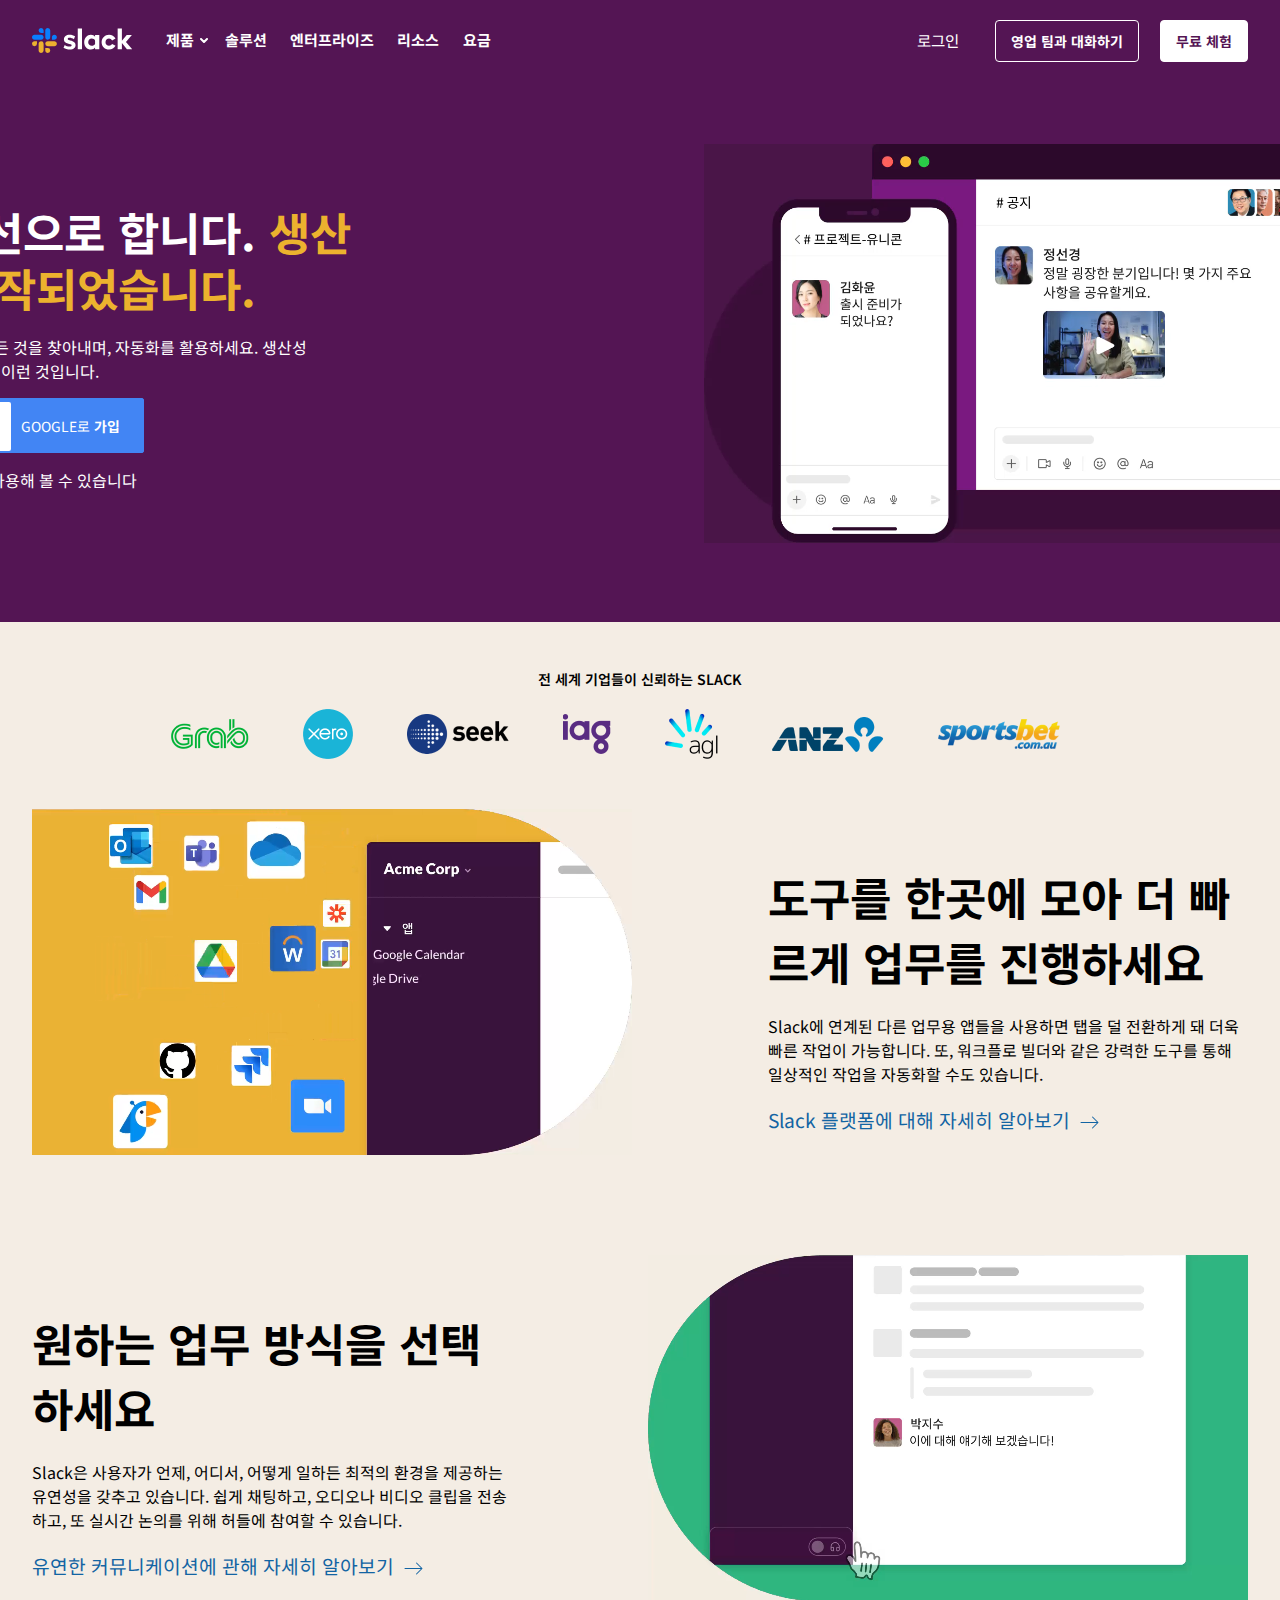
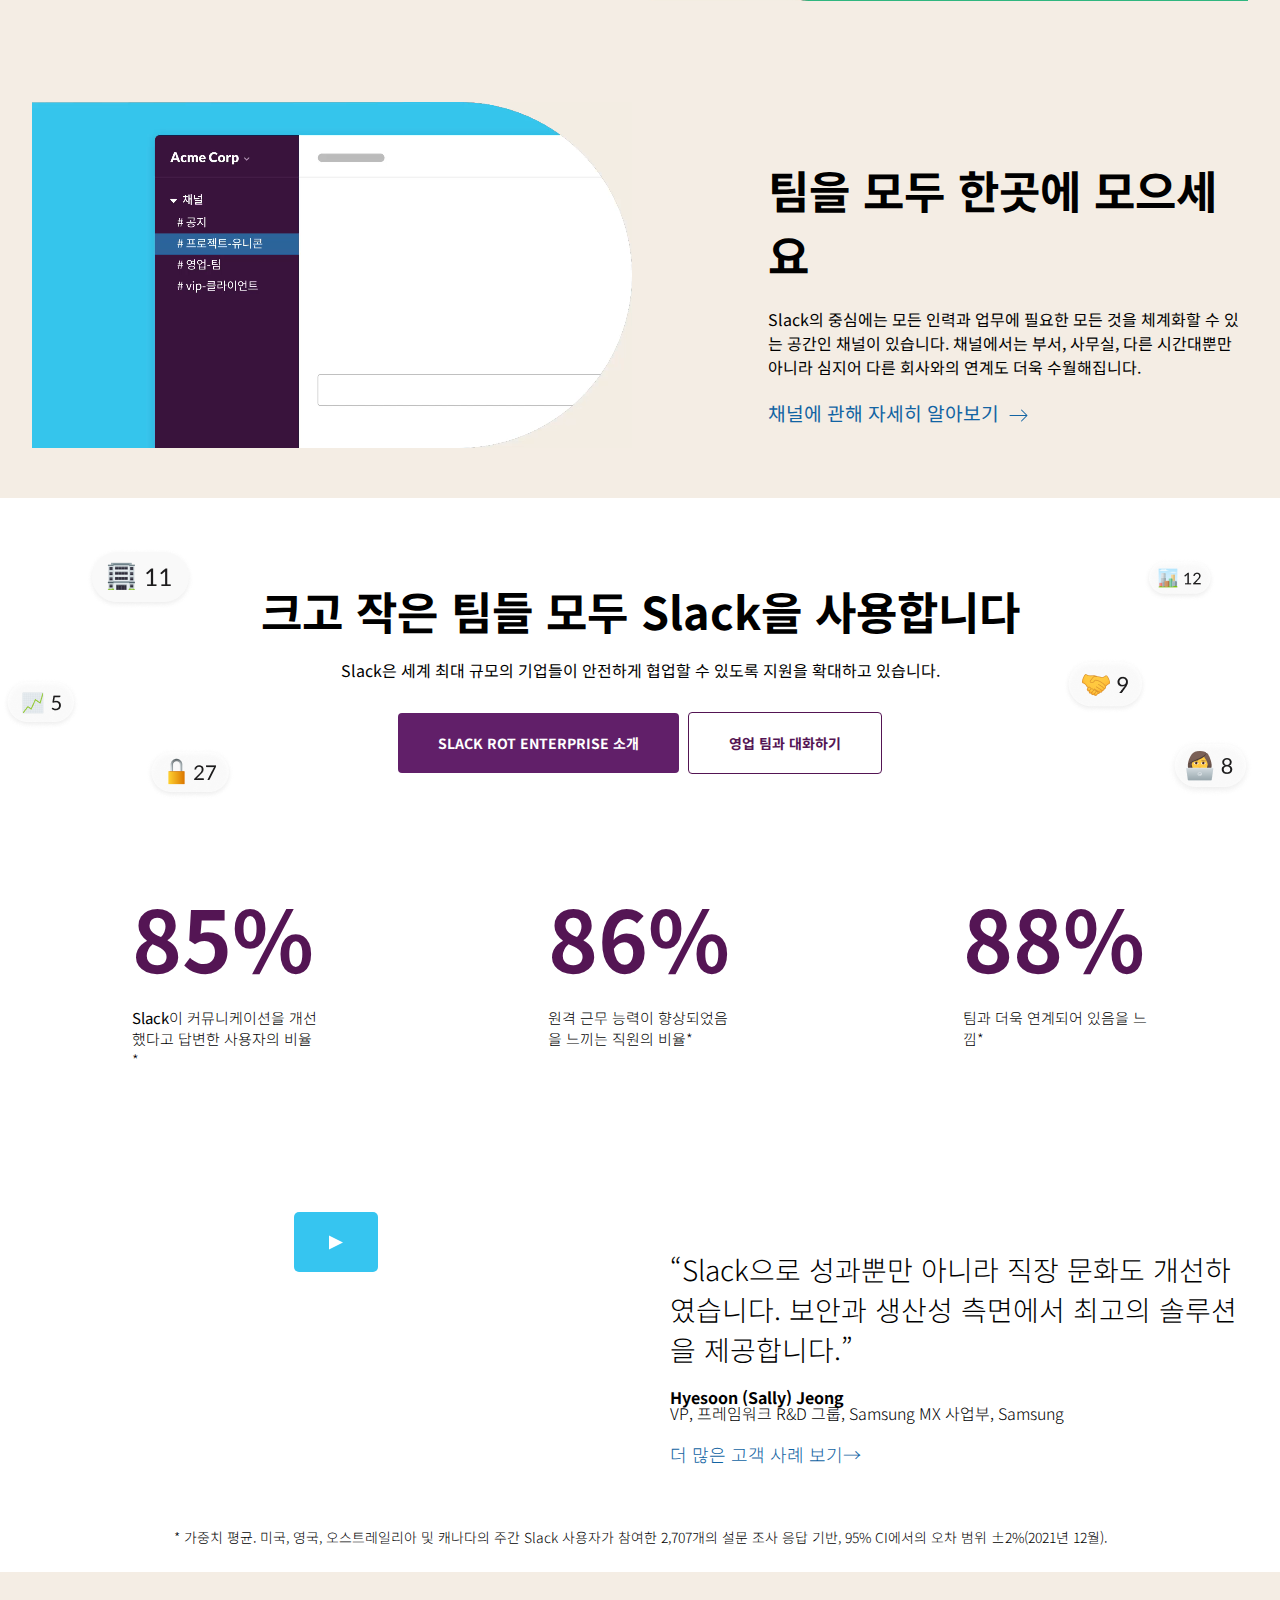
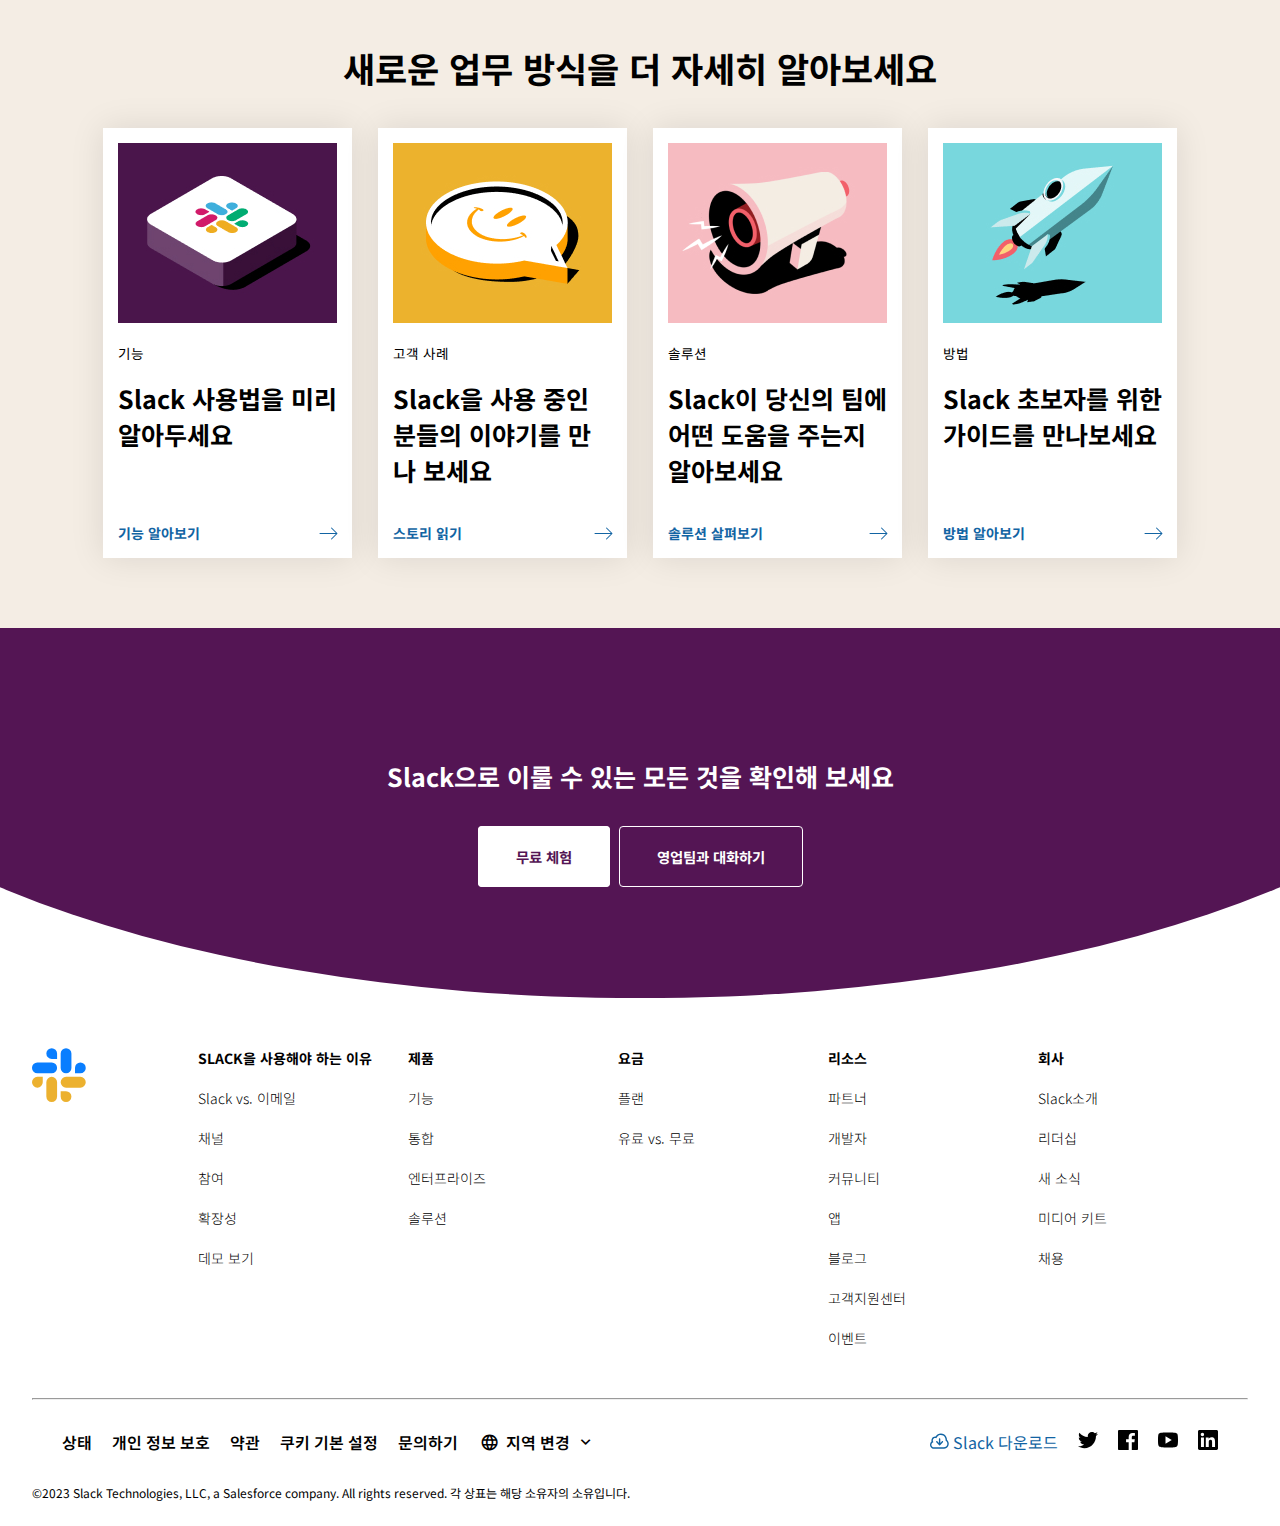
<file: index.html>
<!DOCTYPE html>
<html lang="ko">
  <head>
    <meta charset="UTF-8" />
    <meta http-equiv="X-UA-Compatible" content="IE=edge" />
    <meta name="viewport" content="width=device-width, initial-scale=1.0" />
    <title>Slack은 생산성 플랫폼입니다 | Slack</title>
    <link rel="icon" href="img/favicon-32-ua.png" />
    <link rel="stylesheet" href="https://fonts.googleapis.com/css2?family=Material+Symbols+Outlined:opsz,wght,FILL,GRAD@20..48,100..700,0..1,-50..200" />
    <script src="https://ajax.googleapis.com/ajax/libs/jquery/3.6.4/jquery.min.js"></script>
    <style>
      @import url("https://fonts.googleapis.com/css2?family=Noto+Sans+KR:wght@100;300;400;500;700;900&display=swap");
/* 초기화 */
* {
  margin: 0;
  padding: 0;
  box-sizing: border-box;
  list-style: none;
  text-decoration: none;
  font-family: "Noto Sans KR", sans-serif;
}
/* ******************* */
/* quick */
/* #611f69; 보라*/
/* #541554; 보라배경 */
/* #1264a3; 파랑*/
.fontWhite,
.fontWhite * {
  color: #ffffff;
}
.clear {
  clear: both;
}
.link {
  color: #1264a3;
  position: relative;
}
.fll {
  float: left;
}
.flr {
  float: right;
}
.widthNor,
.widthWide {
  margin: 0 auto;
}
/* 버튼디자인 */
.btn {
  transition: background-color 0.5s, box-shadow 0.5s, border 0.5s, color 0.5s;
  border-radius: 4px;
  font-size: 14px;
}
.purple_btn {
  background-color: #611f69;
  color: white;
}
.purple_btn:hover {
  background-color: #541554;
}
.whiteLn_btn {
  border: 1px solid white;
}
.whiteLn_btn:hover {
  box-shadow: 0 0 0 1px white inset;
}
.whiteLn_btn_ac:active {
  background-color: white;
  color: #611f69 !important;
}
.purLn_btn {
  border: 1px solid #541554;
  background: white;
  color: #541554;
}
.purLn_btn:hover {
  box-shadow: 0 0 0 1px #541554 inset;
}
.white_btn {
  border: 1px solid white;
  background: white;
  color: #541554;
}
.white_btn:hover {
  border-color: #611f69;
  box-shadow: 0 0 0 1px #611f69 inset;
}
.white_btn_ac:active {
  background-color: #611f69;
  color: white !important;
}
/* ******************* */
#gnb{
  height: 80px;
  position: absolute;
}
#gnb > #header_logo {
  float: left;
  position: relative;
  top: 27.5px;
}
#gnb > ul {
  margin-left: 25px;
  width: 350px;
  height: 80px;
  display: inline-block;
}
#gnb > ul > li {
  float: left;
  width: 17%;
  height: 100%;
  font-size: 15px;
  text-align: center;
  line-height: 80px;
}
#gnb > ul > li > ul{
  box-shadow: 0 0 2rem rgba(0,0,0,.1);
}
#gnb > ul > li:nth-child(n + 2):hover,
#gnb #sign a:first-child:hover {
  text-decoration: underline;
  text-underline-offset: 5px;
}
#gnb > ul > li:nth-child(3) {
  width: 32%;
}
#gnb > ul > li > a > svg {
  margin: auto auto 3px 6px;
  transition: all 0.1s;
}
#gnb #sign {
  float: right;
  margin-top: 19px;
}
#gnb #sign a {
  display: inline-block;
  margin-left: 17px;
  padding: 10px 15px;
}
#gnb #sign a:nth-of-type(1) {
  font-size: 0.97em;
  font-weight: 400;
}
/* '제품' 호버메뉴 */
#gnb > ul > li:nth-child(1):hover svg {
  transform: rotateZ(-180deg);
}
#gnb > ul > li:nth-child(1):hover ul {
  visibility: visible;
  transform: translateY(0px);
  opacity: 1;
  transition: all 0.3s cubic-bezier(0.01, -0.01, 0.8, 1.7);
}
#gnb > ul > li:nth-child(1) > ul {
  visibility: hidden;
  transform: translateY(-20px);
  opacity: 0.1;
  transition: all 0.3s cubic-bezier(0.01, -0.01, 0.8, 1.7);
  position: relative;
  top: -20px;
  z-index: 9;
  background-color: white;
  border: 1px solid white;
  border-radius: 8px;
  width: 220px;
  text-align: left;
  padding: 10px 0 5px;
}
#gnb > ul > li > ul > li {
  line-height: 30px;
  padding-bottom: 5px;
}
#gnb > ul > li > ul > li > a {
  padding-left: 15px;
}
#gnb > ul > li > ul > li > a:hover {
  background: #1264a3;
  color: #ffffff;
}
#gnb > ul > li > ul > li * {
  color: #000000;
  font-weight: normal;
  height: 30px;
}
#gnb > ul > li > ul > li > a {
  display: inline-block;
  width: 100%;
  height: 100%;
}
#gnb > ul > li > ul > li:last-child {
  height: 40px;
  border-top: 1px solid lightgrey;
  padding-top: 10px;
}
#gnb > ul > li > ul > li:last-child span {
  color: inherit;
}
#gnb > ul > li > ul > li:last-child span:last-child {
  position: relative;
  top: -6px;
}
/* mob_gnb style */
#mob_gnb {
  height: 80px;
}
#mob_gnb #markNav button {
  float: right;
  border: none;
  background: transparent;
  font-variation-settings: "wght" 300, "opsz" 47;
}
#mob_gnb > #concealNav {
  transition: transform 0.3s;
  transform: translateX(100%);
  position: fixed;
  top: 0;
  left: 0px;
  background: white;
  width: 100%;
  height: 100%;
  z-index: 99;
}
#mob_gnb > #concealNav > div:first-child,
#mob_gnb > #concealNav > ul {
  padding: 22px;
}
#mob_gnb > #concealNav > div > button {
  float: right;
  border: none;
  background: none;
}
#mob_gnb > #concealNav > div > button > span {
  color: #000;
}
#mob_gnb > #concealNav ul * {
  color: #000;
}
#mob_gnb > #concealNav > ul > li {
  font-size: 17px;
}
#mob_gnb > #concealNav > ul > li > a {
  font-weight: 600;
  display: block;
  padding: 14px 10px;
  width: 100%;
  height: 100%;
}
#mob_gnb > #concealNav > ul > li:first-child > a::after {
  content: "";
  background: url(img/icon_chevron_black.svg);
  display: inline-block;
  width: 17px;
  height: 9px;
  position: absolute;
  top: 20px;
  right: 10px;
  transition: transform 0.1s;
  transform: rotateZ(-90deg);
}
#mob_gnb > #concealNav > ul > li:first-child > ul {
  /* display: none; */
  margin: 13px 30px;
}
#mob_gnb > #concealNav > ul > li > ul > li {
  padding: 9px 0;
}
#mob_gnb > #concealNav > ul > li > ul > li > a {
  font-weight: 400;
}
#mob_gnb > #concealNav > ul > li > ul > li > a:hover{
  color: #1264a3;
}
#mob_gnb > #concealNav div:last-child {
  box-shadow: 0 -10px 12px rgba(29, 28, 29, 0.04);
  width: 100%;
  position: absolute;
  bottom: 0;
  padding: 35px 24px;
}
#mob_gnb > #concealNav div:last-child > .btn {
  text-align: center;
  display: inline-block;
  width: 49%;
  height: 57px;
  line-height: 56px;
  margin-bottom: 15px;
}
#mob_gnb > #concealNav div:last-child > .btn:first-child {
  margin-right: 1.49%;
}
#wrapper {
    overflow: hidden;
  }
  /* #header */
#stk_gnb {
    display: none;
}
  /* stk_gnb + gnb + stk_mob_gnb + mob_gnb + hero + video */
  #header * {
    font-weight: bold;
    position: relative;
  }
  #header {
    width: 100%;
    background: #541554;
    height: 622px;
    position: relative;
  }
  #hero #hero_board {
    width: 50%;
  }
  #hero #hero_board h1 {
    font-size: 45px;
    line-height: 1.25em;
  }
  #hero #hero_board > h1 > span {
    color: #ecb22e;
  }
  #hero #hero_board p:nth-child(2) {
    width: 90%;
    padding-top: 19px;
  }
  #hero #hero_board > .hero_btn {
    padding: 15px 0;
  }
  #hero #hero_board > .hero_btn > a {
    display: inline-block;
    width: 186px;
    height: 55px;
    font-size: 0.87em;
    border-radius: 2px;
  }
  #hero #hero_board > .hero_btn > .white_btn {
    line-height: 55px;
    margin-right: 8px;
    text-align: center;
  }
  #hero #hero_board .hero_btn a:nth-child(2) {
    position: absolute;
    border: 1px solid #4285f4;
    background-color: #4285f4;
    transition: background-color 0.3s box-shadow 0.3s;
  }
  #hero #hero_board .hero_btn a:nth-child(2):active {
    background-color: white;
    box-shadow: 0 0 0 1px #4285f4 inset;
  }
  #hero #hero_board .hero_btn a:nth-child(2):active span {
    color: #4285f4;
  }
  #hero #hero_board .hero_btn a:nth-child(2) > div {
    float: left;
    width: 49px;
    height: 49px;
    background: white;
    border-radius: 2px;
    margin: 2.5px;
    margin-right: 10px;
    padding: 14px;
  }
  #hero #hero_board .hero_btn a:nth-child(2) > span {
    line-height: 55px;
  }
  #hero #hero_board a > span > span,
  #hero #hero_board > p {
    font-weight: normal;
  }
  #header video {
    width: 700px;
    position: absolute;
    bottom: 80px;
    left: 55%;
  }
  /* -------------섹션1------------- */
  #main {
    background: #f4ede4;
    position: relative;
  }
  #sectionFirst #logos {
    text-align: center;
    padding-top: 47px;
  }
  #sectionFirst #logos > p {
    font-size: 0.88em;
    font-weight: 600;
    margin-bottom: 20px;
  }
  #sectionFirst #logos img {
    vertical-align: middle;
    margin-right: 3.5%;
  }
  #sectionFirst .article {
    overflow: hidden;
    padding-top: 50px;
    padding-bottom: 50px;
  }
  #sectionFirst .article img {
    display: none;
  }
  #sectionFirst .article video {
    width: 687px;
  }
  #sectionFirst .articleBoard {
    max-width: 480px;
    width: 43%;
    margin-top: 55px;
  }
  #sectionFirst .articleBoard > h2 {
    font-size: 27px;
  }
  #sectionFirst .article .articleBoard > p {
    margin: 20px auto;
  }
  #sectionFirst .article .articleBoard > a {
    font-size: 1.2em;
  }
  #sectionFirst .articleBoard > a::after {
    display: inline-block;
    background: url(img/linksvg.svg);
    content: "";
    width: 19px;
    height: 13px;
    position: relative;
    top: 1px;
    left: 10px;
  }
  
  /* -------------섹션2------------- */
  #sectionMid {
    overflow: hidden;
    width: 100%;
    background-color: #ffffff;
    background-image: url(img/emoji/emoji-office-building.png),
      url(img/emoji/emoji-chart-upward-trend.png), url(img/emoji/emoji-lock.png),
      url(img/emoji/emoji-skyline.png), url(img/emoji/emoji-handshake.png),
      url(img/emoji/emoji-woman-technologist.png);
    background-repeat: no-repeat;
    background-position: calc(50% - 500px) 50px, calc(50% - 600px) 180px,
      calc(50% - 450px) 250px, calc(50% + 540px) 60px, calc(50% + 465px) 160px,
      calc(50% + 570px) 240px;
    padding-top: 80px;
    padding-bottom: 25px;
  }
  /* ----- #sectionMid-1 ------ */
  #sectionMid > div:nth-child(1) {
    text-align: center;
  }
  #sectionMid > div > h3 {
    font-size: 28px;
    margin-bottom: 15px;
  }
  #sectionMid > div > a {
    text-transform: uppercase;
    font-weight: bold;
    display: inline-block;
    margin-top: 30px;
    padding: 20px 40px 20px 40px;
  }
  #sectionMid > div > a.purLn_btn:active {
    background: #611f69;
    color: #ffffff !important;
  }
  #sectionMid > div > a:nth-of-type(2) {
    margin-left: 5px;
  }
  /* ----- #sectionMid-2 ------ */
  #sectionMid .percntbox {
    padding: 100px;
    position: relative;
    height: 390px;
  }
  #sectionMid .percntbox > div {
    position: absolute;
    max-width: 185px;
    width: 30%;
  }
  #sectionMid .percntbox > div:nth-child(1) {
    left: 100px;
  }
  #sectionMid .percntbox > div:nth-child(2) {
    right: 50%;
    transform: translateX(50%);
  }
  #sectionMid .percntbox > div:nth-child(3) {
    right: 100px;
  }
  #sectionMid span.percent {
    display: block;
    font-size: 8vw;
    color: #541554;
    font-weight: 700;
  }
  #sectionMid > .percntbox > div > span:last-child {
    display: inline-block;
    margin-top: 10px;
    font-weight: 300;
    font-size: 15px;
  }
  /* ----- #sectionMid-3 ------ */
  #sectionMid > div:nth-child(3) {
    overflow: hidden;
    padding-bottom: 30px;
  }
  #sectionMid > div:nth-child(3) > div:nth-child(1) {
    clip-path: inset(25px 0 25px 0 round 0 500px 500px 0);
    position: relative;
    width: 95%;
    cursor: pointer;
    float: left;
  }
  #sectionMid > div:nth-child(3) > div:nth-child(1) > video {
    width: 100%;
  }
  #sectionMid > div:nth-child(3) > div:nth-child(1) > #videoIcon {
    position: absolute;
    top: 50%;
    left: 50%;
    transform: translate(-50%, -50%);
    background-color: #36c5f0;
    border: none;
    border-radius: 5px;
  }
  #sectionMid > div:nth-child(3) > div:nth-child(1):hover #videoIcon {
    background-color: #1264a3;
  }
  #sectionMid #interviewBoard {
    width: 100%;
    float: right;
    padding: 30px;
  }
  #sectionMid #interviewBoard * {
    font-weight: 300;
  }
  #sectionMid #interviewBoard > p {
    font-size: 28px;
  }
  #sectionMid #interviewBoard > span {
    display: block;
    line-height: 16px;
    margin: 20px auto;
  }
  #sectionMid #interviewBoard > span > span {
    font-weight: bold;
  }
  #sectionMid #interviewBoard > a {
    font-size: 18px;
  }
  #sectionMid #interviewBoard > a::after {
    content: "→";
  }
  #sectionMid #section2p {
    clear: both;
    font-size: 0.87em;
    font-weight: 300;
    text-align: center;
    width: 92%;
    margin: 0 auto;
  }
  /* --------------섹션3---------------- */
  /* #sectionLast > div + carousel_btn */
  /* div>h3+slide-container */
  #sectionLast {
    padding: 70px;
    overflow: hidden;
    text-align: center;
  }
  #sectionLast #cardTitle {
    font-size: 35px;
    margin-bottom: 35px;
    font-weight: bold;
    color: black;
  }
  #sectionLast .slide-box{
    display: inline-block;
    vertical-align: top;
    position: relative;
  }
  #sectionLast .card {
    position: relative;
    text-align: left;
    display: block;
    background-color: white;
    box-shadow: 0 0 2rem rgba(0, 0, 0, 0.1);
    padding: 15px;
    color: black;
    width: 100%;
    height: 100%;
    transition: transform 0.3s;
  }
  #sectionLast .slide-box:nth-of-type(4) {
    margin-right: 0px;
  }
  #sectionLast img {
    width: 100%;
    height: 45%;
    overflow: hidden;
    object-fit: cover;
  }
  .card div:nth-of-type(1) {
    font-size: 0.85em;
    margin: 15px auto 17px 0;
  }
  #sectionLast .card h3 {
    font-size: 25px;
  }
  #sectionLast div.cardLink {
    font-size: 14px;
    position: absolute;
    bottom: 15px;
    color: #1264a3;
    width: 260px;
    font-weight: bold;
  }
  #sectionLast .cardLink::after {
    content: "";
    background: url(img/linksvg.svg);
    width: 25px;
    height: 14px;
    position: absolute;
    left: 95%;
    bottom: 2px;
  }
  #sectionLast .card:hover {
    transform: scale(105%);
    box-shadow: 0 0 2rem rgba(0, 0, 0, 0.3);
  }
  #carousel_btn {
    display: none;
  }
  #carousel_btn > .dot {
    display: inline-block;
    background: none;
    border: none;
    padding: 0;
  }
  #carousel_btn > .dot span {
    display: block;
    width: 15px;
    height: 15px;
    margin: 5px;
    border-radius: 9px;
    background: #ccc;
  }
  #carousel_btn > .dot.active span {
    background: #541554;
  }
   /* footerstyle > #experience + #fnb + #fnbLast  */
   #experience {
    background: #541554;
    clip-path: ellipse(105% 100% at center top);
    height: 370px;
    text-align: center;
    padding-top: 70px;
  }
  #experience * {
    font-weight: bold;
    font-size: 25px;
  }
  #experience > p {
    margin-bottom: 30px;
  }
  #experience > a {
    display: inline-block;
    text-align: center;
    max-width: 520px;
    width: 90%;
    font-size: 0.9em;
    padding: 19px 37px;
    margin-bottom: 15px;
  }
  #experience > a:nth-of-type(2) {
    margin-left: 5px;
  }
  /* ------------ */
#fnb {
  box-sizing: content-box;
  padding: 50px 30px 0;
  overflow: hidden;
}
#fnb > a {
  display: block;
  width: 54px;
  height: 54px;
  margin-bottom: 30px;
}
#fnb #fnbNav {
  max-width: 1050px;
  width: 95%;
}
#fnb #fnbNav ul {
  float: left;
  width: 20%;
}
#fnb #fnbNav ul li {
  font-size: 14px;
  margin-bottom: 20px;
}
#fnb #fnbNav ul li a {
  color: black;
  font-weight: 300;
}
#fnb #fnbNav ul .fnbMain {
  font-weight: bold;
}
#footer hr {
  margin: 30px;
  background-color: lightgray;
}
/* ----------------- */
#fnbLast {
  padding: 0 30px;
}
#footer #fnbLast > ul > li {
  float: left;
  margin-right: 20px;
}
#footer #fnbLast > ul > li > a {
  font-weight: 600;
  color: black;
}
#footer #fnbLast > ul > li > a > span {
  position: relative;
}
#footer #fnbLast > ul > li > a > span:nth-child(1),
#footer #fnbLast > ul > li > a > span:nth-child(3) {
  transform: scale(80%);
}
#footer #fnbLast > ul > li > a > span:nth-child(2) {
  top: -5px;
}
#footer #fnbLast .sns > ul > li {
  float: left;
  margin-left: 20px;
}
#footer > div:last-child {
  padding: 25px 0;
  font-size: 0.75em;
  font-weight: 400;
}
#fnb ul li > a:hover,
#footer #fnbLast > ul > li > a:hover,
.sns ul li a:hover {
  display: inline-block;
  width: 100%;
  height: 100%;
  color: #1264a3;
  fill: #1264a3;
}
  /* ********** 반응형디자인 *************/
/* 1)데스크탑 */
@media screen and (min-width: 1024px) {
  #stk_mob_gnb,
  #mob_gnb {
    display: none;
  }
  .widthNor {
    max-width: 1230px;
    width: 95%;
  }
  .widthWide {
    max-width: 1530px;
    width: 95%;
  }
  /* 링크밑줄 */
  .link_hov::before {
    content: "";
    display: inline-block;
    background-color: #1264a3;
    position: absolute;
    left: 0;
    bottom: -2px;
    height: 2px;
    transition: width 0.3s;
    width: 0%;
  }
  .link_hov:hover::before {
    width: 104%;
  }
  #hero{
    position: absolute;
    right: 300px;
    bottom: 50px;
  }
    #hero #hero_board {
      margin: 5px auto 80px 0px;
    }
    #sectionFirst #logos img {
      margin-right: 50px;
    }
    #sectionFirst .article video {
      max-width: 600px;
      width: 55%;
    }
    #sectionFirst .article .articleBoard > h2 {
      font-size: 45px;
      font-weight: bold;
    }
    /* 섹션2-1 */
    #sectionMid > div > h3 {
      font-size: 45px;
    }
    #sectionMid span.percent {
      font-size: 85px;
    }
    #sectionMid > span:last-child {
      font-size: 0.9em;
    }
    #sectionMid > div:nth-child(3) > div:nth-child(1) {
      max-width: 777px;
      width: 50%;
    }
    #sectionMid #interviewBoard {
      max-width: 710px;
      width: 50%;
      padding-top: 7%;
      padding-right: 0;
    }
    #sectionLast .slide-box{
      width: 23%;
      height: 430px;
    }
    #sectionLast .slide-container{
      width: 100%;
      height: 100%;
    }
    #sectionLast .slide-box{
      margin-right: 2%;
    }
    #sectionLast div.cardLink{
      width: 85%;
    }
    #experience {
      padding: 130px;
      clip-path: ellipse(70% 100% at center top);
    }
    #experience > a {
      display: inline;
    }
    #experience > * {
      margin-bottom: 50px !important;
    }
    #fnb > a {
      float: left;
    }
    #fnb #fnbNav {
      float: right;
    }
    #footer hr {
      margin: 30px auto;
    }
    #fnbLast > ul {
      float: left;
      width: 60%;
    }
    #footer #fnbLast .sns {
      float: right;
    }
    #footer #fnbLast .sns > a,
    #footer #fnbLast .sns > ul,
    #footer #fnbLast .sns > ul > li {
      float: left;
    }
  }
  /* 2)랩탑,태블릿 */
  @media screen and (max-width: 1023px) and (min-width: 768px) {
    /* 메뉴 */
  #mob_gnb {
    display: block;
  }
  #gnb {
    display: none;
  }
    #header {
      padding: 27px 40px;
    }
    #hero #hero_board p:nth-child(2) {
      width: 95%;
    }
    #hero #hero_board > .hero_btn > a {
      display: block;
      width: 98%;
      text-align: center;
      margin-bottom: 20px;
    }
    #hero #hero_board > p:last-child {
      display: none;
    }
    /* 섹션1 */
    #sectionFirst .articleBoard {
      float: none;
      clear: both;
      margin: 0 auto;
      padding-top: 20px;
      width: 512px;
    }
    /* 섹션2 */
    #sectionMid {
      padding-top: 100px;
    }
    /* 섹션3 */
    #sectionLast .slide-box {
      margin-right: 10px;
      margin-bottom: 25px;
      width: 285px;
      height: 327px;
    }
    #sectionLast .card{
      position: relative;
      padding: 8px;
    }
    #sectionLast .slide-box:nth-child(2) {
      margin-right: 0;
    }
    #sectionLast .slide-box:nth-child(3) {
      clear: both;
    }
    #sectionLast img {
      height: 40%;
    }
    #sectionLast .card h3 {
      font-size: 24px;
    }
    #footer #fnbLast .sns > a {
      display: block;
      padding: 40px 0;
    }
    #footer #fnbLast .sns > ul > li {
      margin-left: 0;
      margin-right: 20px;
    }
    #footer div.widthNor {
      padding: 25px;
    }
  }
  /* 4)모바일 */
  @media screen and (max-width: 767px) {
    #mob_gnb {
      display: block;
    }
    #gnb {
      display: none;
    }
    #mob_gnb > #concealNav div:last-child > .btn {
      display: block;
      width: 100%;
    }
    #header {
      padding: 25px;
      height: 780px;
    }
    #hero #hero_board {
      width: 100%;
    }
    #hero #hero_board > .hero_btn > a {
      display: block;
      width: 98%;
      text-align: center;
      margin-bottom: 20px;
    }
    #hero #hero_board > p:last-child {
      display: none;
    }
    #header video {
      position: relative;
      left: 50%;
      transform: translateX(-50%);
      top: 70px;
    }
    #hero .widthNor {
      padding-left: 20px;
    }
    #sectionFirst #logos img {
      margin-right: 2%;
    }
    #sectionFirst .article video {
      display: none;
    }
    #sectionFirst .article img {
      display: block;
      max-width: 100%;
    }
    #sectionFirst .article {
      padding-top: 25px;
      padding-bottom: 25px;
    }
    #sectionFirst .articleBoard {
      margin: 0 auto;
      padding: 20px;
      width: 512px;
      max-width: 100%;
    }
    #sectionFirst .articleBoard.fll {
      float: right;
    }
    #sectionFirst .articleBoard.flr {
      float: left;
    }
    /* 섹션2-1 */
    #sectionMid > div > a {
      width: 90%;
      margin-top: 15px;
    }
    #sectionMid .percntbox {
      height: auto;
    }
    #sectionMid .percntbox > div {
      position: static;
      margin: 0 auto 50px !important;
      text-align: center;
      width: 190px;
    }
    #sectionMid .percntbox > div:nth-child(2) {
      transform: translateX(0%);
    }
    #sectionMid span.percent {
      font-size: 9vw;
    }
    #sectionLast{
      padding: 50px 0 15px;
    }
    #sectionLast #cardTitle {
      font-size: 30px;
      margin-bottom: 20px;
    }
    #sectionLast .card h3 {
      font-size: 24px;
    }
    #sectionLast .card {
      width: 285px;
      height: 420px;
      margin: 0 auto 30px;
      padding: 15px;
    }
    #sectionLast img {
      height: 40%;
    }
    .slide-container{
      transition: all 1s;
      width: 400vw;
    }
    .slide-box{
      width: 99.1vw;
    }
    .sns {
      clear: both;
    }
    #carousel_btn{
      display: block;
    }
    #footer #fnbLast > ul > li {
      float: none;
      margin-bottom: 30px;
    }
    #footer #fnbLast .sns > a {
      display: block;
      padding: 10px 0 40px;
    }
    #footer #fnbLast .sns > ul > li:nth-child(n + 2) {
      margin-left: 15%;
    }
    #footer div.widthNor {
      padding: 25px;
    }
  }
  
/* 제이쿼리 */
.bg_gray{
  background-color:#f5f4f5;
}
#mob_gnb > #concealNav > ul > li:first-child a.rotate_down::after{
    transform: rotateZ(0deg);
}
.scroll-gnb{
  position: fixed !important;
  top: 10px ;
  z-index: 99;
  left: 50%;
  transform: translateX(-50%);
  background: white;
  border-radius: 50px;
  box-sizing: content-box;
  padding-left:33px;
  padding-right:33px;
  box-shadow: 0 4px 40px rgba(0,0,0,.08);
  animation: show_gnb .5s ;
}
@keyframes show_gnb{
  from{transform: translateX(-50%) translateY(-300px);}
  to{transform: translateX(-50%) translateY(-0px)}
}
.scroll-gnb>ul>li>a>svg>path{
  stroke: #000000;
}
.scroll-gnb>a>svg>g>path:nth-child(1){
  fill: #000000;
}
.scroll-gnb>ul>li>a,
.scroll-gnb>#sign>a:nth-child(1){
  color: #000000;
}
.scroll-mob_gnb{
  position: fixed !important;
  top: 0;
  left: 0;
  z-index: 99;
  background: white;
  box-shadow: 0 4px 40px rgba(0,0,0,.08);
  width: 100vw;
  padding: 25px 40px;
  animation: show_mob_gnb .5s ;
}
@keyframes show_mob_gnb{
  from{transform: translateY(-300px);}
  to{transform:translateY(-0px)}
}
.scroll-mob_gnb>button>span,
.scroll-mob_gnb>a>svg>g>path:nth-child(1){
  fill: #000;
  color: #000000;
}
  
    </style>
  </head>
  <body>
    <div id="wrapper">
      <div id="header" class="fontWhite fontBold">
        <div id="gnb" class="widthNor">
          <a href="index.html" id="header_logo">
            <svg
              height="25"
              width="100"
              viewBox="0 0 240 60"
              xmlns="http://www.w3.org/2000/svg"
              shape-rendering="geometricPrecision"
            >
              <title>Slack</title>
              <g fill="none">
                <path
                  d="m75.663 47.477 2.929-6.846c3.207 2.375 7.39 3.632 11.574 3.632 3.068 0 5.02-1.187 5.02-3.003-.07-5.03-18.477-1.118-18.617-13.764-.07-6.427 5.648-11.387 13.737-11.387 4.81 0 9.622 1.188 13.038 3.913l-2.737 6.992c-3.143-2.021-7.025-3.43-10.72-3.43-2.51 0-4.184 1.187-4.184 2.725.07 4.96 18.618 2.235 18.827 14.322 0 6.567-5.579 11.178-13.528 11.178-5.856 0-11.225-1.397-15.34-4.332m116.629-9.325a8.498 8.498 0 0 1 -7.405 4.33c-4.698 0-8.506-3.816-8.506-8.523s3.808-8.523 8.506-8.523a8.498 8.498 0 0 1 7.405 4.33l8.143-4.52c-3.05-5.451-8.868-9.137-15.548-9.137-9.839 0-17.815 7.991-17.815 17.85 0 9.858 7.976 17.85 17.815 17.85 6.68 0 12.498-3.686 15.548-9.137zm-82.477 12.958h10.18v-49.86h-10.179zm95.761-49.86v49.86h10.18v-14.938l12.063 14.938h13.012l-15.34-17.746 14.224-16.559h-12.454l-11.505 13.767v-29.322zm-54.218 15.557v4.053c-1.673-2.795-5.787-4.751-10.11-4.751-8.925 0-15.967 7.895-15.967 17.815s7.042 17.885 15.967 17.885c4.323 0 8.437-1.956 10.11-4.751v4.052h10.18v-34.303zm0 21.414c-1.464 2.445-4.532 4.26-7.948 4.26-4.699 0-8.507-3.815-8.507-8.522s3.808-8.523 8.507-8.523c3.416 0 6.484 1.886 7.948 4.4z"
                  fill="#ffffff"
                ></path>
                <path
                  d="m21.902.148c-3.299 0-5.973 2.68-5.973 5.985a5.979 5.979 0 0 0 5.973 5.985h5.974v-5.985a5.98 5.98 0 0 0 -5.974-5.985m0 15.96h-15.929c-3.299 0-5.973 2.68-5.973 5.986 0 3.305 2.674 5.985 5.973 5.985h15.93c3.298 0 5.973-2.68 5.973-5.985 0-3.306-2.675-5.986-5.974-5.986"
                  fill="#097eff"
                ></path>
                <path
                  d="m59.734 22.094c0-3.306-2.675-5.986-5.974-5.986s-5.973 2.68-5.973 5.986v5.985h5.973a5.98 5.98 0 0 0 5.974-5.985m-15.929 0v-15.961a5.98 5.98 0 0 0 -5.974-5.985c-3.299 0-5.973 2.68-5.973 5.985v15.96c0 3.307 2.674 5.987 5.973 5.987a5.98 5.98 0 0 0 5.974-5.985"
                  fill="#097eff"
                ></path>
                <path
                  d="m37.831 60a5.98 5.98 0 0 0 5.974-5.985 5.98 5.98 0 0 0 -5.974-5.985h-5.973v5.985c0 3.305 2.674 5.985 5.973 5.985m0-15.96h15.93c3.298 0 5.973-2.68 5.973-5.986a5.98 5.98 0 0 0 -5.974-5.985h-15.929c-3.299 0-5.973 2.68-5.973 5.985a5.979 5.979 0 0 0 5.973 5.985"
                  fill="#ecb12f"
                ></path>
                <path
                  d="m0 38.054a5.979 5.979 0 0 0 5.973 5.985 5.98 5.98 0 0 0 5.974-5.985v-5.985h-5.974c-3.299 0-5.973 2.68-5.973 5.985m15.929 0v15.96c0 3.306 2.674 5.986 5.973 5.986a5.98 5.98 0 0 0 5.974-5.985v-15.961a5.979 5.979 0 0 0 -5.974-5.985c-3.299 0-5.973 2.68-5.973 5.985"
                  fill="#ecb12f"
                ></path>
              </g>
            </svg>
          </a>
          <ul>
            <li>
              <a href="#"
                >제품<svg
                  xmlns="http://www.w3.org/2000/svg"
                  width="8"
                  height="5"
                  viewBox="0 0 8 5"
                  fill="none"
                >
                  <path
                    d="M7 1L4 4L1 1"
                    stroke="white"
                    stroke-width="2"
                    stroke-linecap="round"
                    stroke-linejoin="round"
                  /></svg
              ></a>
              <ul>
                <li><a href="#">기능</a></li>
                <li><a href="#">채널</a></li>
                <li><a href="#">통합</a></li>
                <li><a href="#">보안</a></li>
                <li><a href="#">Slack Connect</a></li>
                <li><a href="#">고객</a></li>
                <li><a href="#">
                  <span class="material-symbols-outlined">cloud_download</span>
                  <span>Slack 다운로드</span></a></li>
              </ul>
            </li>
            <li><a href="solution.html">솔루션</a></li>
            <li><a href="enterprise.html">엔터프라이즈</a></li>
            <li><a href="resource.html">리소스</a></li>
            <li><a href="pay.html">요금</a></li>
          </ul>
          <div id="sign">
            <a href="#">로그인</a>
            <a href="#" class="whiteLn_btn btn">영업 팀과 대화하기</a>
            <a href="#" class="white_btn btn">무료 체험</a>
          </div>
        </div>
        <div id="mob_gnb" class="widthNor">
          <div id="markNav">
          <a href="index.html" id="markNav_logo">
            <svg
              height="25"
              width="100"
              viewBox="0 0 240 60"
              xmlns="http://www.w3.org/2000/svg"
              shape-rendering="geometricPrecision"
            >
              <title>Slack</title>
              <g fill="none">
                <path
                  d="m75.663 47.477 2.929-6.846c3.207 2.375 7.39 3.632 11.574 3.632 3.068 0 5.02-1.187 5.02-3.003-.07-5.03-18.477-1.118-18.617-13.764-.07-6.427 5.648-11.387 13.737-11.387 4.81 0 9.622 1.188 13.038 3.913l-2.737 6.992c-3.143-2.021-7.025-3.43-10.72-3.43-2.51 0-4.184 1.187-4.184 2.725.07 4.96 18.618 2.235 18.827 14.322 0 6.567-5.579 11.178-13.528 11.178-5.856 0-11.225-1.397-15.34-4.332m116.629-9.325a8.498 8.498 0 0 1 -7.405 4.33c-4.698 0-8.506-3.816-8.506-8.523s3.808-8.523 8.506-8.523a8.498 8.498 0 0 1 7.405 4.33l8.143-4.52c-3.05-5.451-8.868-9.137-15.548-9.137-9.839 0-17.815 7.991-17.815 17.85 0 9.858 7.976 17.85 17.815 17.85 6.68 0 12.498-3.686 15.548-9.137zm-82.477 12.958h10.18v-49.86h-10.179zm95.761-49.86v49.86h10.18v-14.938l12.063 14.938h13.012l-15.34-17.746 14.224-16.559h-12.454l-11.505 13.767v-29.322zm-54.218 15.557v4.053c-1.673-2.795-5.787-4.751-10.11-4.751-8.925 0-15.967 7.895-15.967 17.815s7.042 17.885 15.967 17.885c4.323 0 8.437-1.956 10.11-4.751v4.052h10.18v-34.303zm0 21.414c-1.464 2.445-4.532 4.26-7.948 4.26-4.699 0-8.507-3.815-8.507-8.522s3.808-8.523 8.507-8.523c3.416 0 6.484 1.886 7.948 4.4z"
                  fill="#ffffff"
                ></path>
                <path
                  d="m21.902.148c-3.299 0-5.973 2.68-5.973 5.985a5.979 5.979 0 0 0 5.973 5.985h5.974v-5.985a5.98 5.98 0 0 0 -5.974-5.985m0 15.96h-15.929c-3.299 0-5.973 2.68-5.973 5.986 0 3.305 2.674 5.985 5.973 5.985h15.93c3.298 0 5.973-2.68 5.973-5.985 0-3.306-2.675-5.986-5.974-5.986"
                  fill="#097eff"
                ></path>
                <path
                  d="m59.734 22.094c0-3.306-2.675-5.986-5.974-5.986s-5.973 2.68-5.973 5.986v5.985h5.973a5.98 5.98 0 0 0 5.974-5.985m-15.929 0v-15.961a5.98 5.98 0 0 0 -5.974-5.985c-3.299 0-5.973 2.68-5.973 5.985v15.96c0 3.307 2.674 5.987 5.973 5.987a5.98 5.98 0 0 0 5.974-5.985"
                  fill="#097eff"
                ></path>
                <path
                  d="m37.831 60a5.98 5.98 0 0 0 5.974-5.985 5.98 5.98 0 0 0 -5.974-5.985h-5.973v5.985c0 3.305 2.674 5.985 5.973 5.985m0-15.96h15.93c3.298 0 5.973-2.68 5.973-5.986a5.98 5.98 0 0 0 -5.974-5.985h-15.929c-3.299 0-5.973 2.68-5.973 5.985a5.979 5.979 0 0 0 5.973 5.985"
                  fill="#ecb12f"
                ></path>
                <path
                  d="m0 38.054a5.979 5.979 0 0 0 5.973 5.985 5.98 5.98 0 0 0 5.974-5.985v-5.985h-5.974c-3.299 0-5.973 2.68-5.973 5.985m15.929 0v15.96c0 3.306 2.674 5.986 5.973 5.986a5.98 5.98 0 0 0 5.974-5.985v-15.961a5.979 5.979 0 0 0 -5.974-5.985c-3.299 0-5.973 2.68-5.973 5.985"
                  fill="#ecb12f"
                ></path>
              </g>
            </svg>
          </a>
          <button id="nav_open_btn" onclick="document.querySelector('#concealNav').style.transform='translateX(0%)';">
            <span class="material-symbols-outlined">
              menu
            </span>
          </button>
        </div>
        <div id="concealNav">
          <div>
          <a href="index.html" id="concealNav_logo">
            <svg
              width="125"
              viewBox="0 0 240 60"
              xmlns="http://www.w3.org/2000/svg"
              shape-rendering="geometricPrecision"
            >
              <title>Slack</title>
              <g fill="none">
                <path
                  d="m75.663 47.477 2.929-6.846c3.207 2.375 7.39 3.632 11.574 3.632 3.068 0 5.02-1.187 5.02-3.003-.07-5.03-18.477-1.118-18.617-13.764-.07-6.427 5.648-11.387 13.737-11.387 4.81 0 9.622 1.188 13.038 3.913l-2.737 6.992c-3.143-2.021-7.025-3.43-10.72-3.43-2.51 0-4.184 1.187-4.184 2.725.07 4.96 18.618 2.235 18.827 14.322 0 6.567-5.579 11.178-13.528 11.178-5.856 0-11.225-1.397-15.34-4.332m116.629-9.325a8.498 8.498 0 0 1 -7.405 4.33c-4.698 0-8.506-3.816-8.506-8.523s3.808-8.523 8.506-8.523a8.498 8.498 0 0 1 7.405 4.33l8.143-4.52c-3.05-5.451-8.868-9.137-15.548-9.137-9.839 0-17.815 7.991-17.815 17.85 0 9.858 7.976 17.85 17.815 17.85 6.68 0 12.498-3.686 15.548-9.137zm-82.477 12.958h10.18v-49.86h-10.179zm95.761-49.86v49.86h10.18v-14.938l12.063 14.938h13.012l-15.34-17.746 14.224-16.559h-12.454l-11.505 13.767v-29.322zm-54.218 15.557v4.053c-1.673-2.795-5.787-4.751-10.11-4.751-8.925 0-15.967 7.895-15.967 17.815s7.042 17.885 15.967 17.885c4.323 0 8.437-1.956 10.11-4.751v4.052h10.18v-34.303zm0 21.414c-1.464 2.445-4.532 4.26-7.948 4.26-4.699 0-8.507-3.815-8.507-8.522s3.808-8.523 8.507-8.523c3.416 0 6.484 1.886 7.948 4.4z"
                  fill="#000000"
                ></path>
                <path
                  d="m21.902.148c-3.299 0-5.973 2.68-5.973 5.985a5.979 5.979 0 0 0 5.973 5.985h5.974v-5.985a5.98 5.98 0 0 0 -5.974-5.985m0 15.96h-15.929c-3.299 0-5.973 2.68-5.973 5.986 0 3.305 2.674 5.985 5.973 5.985h15.93c3.298 0 5.973-2.68 5.973-5.985 0-3.306-2.675-5.986-5.974-5.986"
                  fill="#097eff"
                ></path>
                <path
                  d="m59.734 22.094c0-3.306-2.675-5.986-5.974-5.986s-5.973 2.68-5.973 5.986v5.985h5.973a5.98 5.98 0 0 0 5.974-5.985m-15.929 0v-15.961a5.98 5.98 0 0 0 -5.974-5.985c-3.299 0-5.973 2.68-5.973 5.985v15.96c0 3.307 2.674 5.987 5.973 5.987a5.98 5.98 0 0 0 5.974-5.985"
                  fill="#097eff"
                ></path>
                <path
                  d="m37.831 60a5.98 5.98 0 0 0 5.974-5.985 5.98 5.98 0 0 0 -5.974-5.985h-5.973v5.985c0 3.305 2.674 5.985 5.973 5.985m0-15.96h15.93c3.298 0 5.973-2.68 5.973-5.986a5.98 5.98 0 0 0 -5.974-5.985h-15.929c-3.299 0-5.973 2.68-5.973 5.985a5.979 5.979 0 0 0 5.973 5.985"
                  fill="#ecb12f"
                ></path>
                <path
                  d="m0 38.054a5.979 5.979 0 0 0 5.973 5.985 5.98 5.98 0 0 0 5.974-5.985v-5.985h-5.974c-3.299 0-5.973 2.68-5.973 5.985m15.929 0v15.96c0 3.306 2.674 5.986 5.973 5.986a5.98 5.98 0 0 0 5.974-5.985v-15.961a5.979 5.979 0 0 0 -5.974-5.985c-3.299 0-5.973 2.68-5.973 5.985"
                  fill="#ecb12f"
                ></path>
              </g>
            </svg>
          </a>
          <button id="nav_close_btn" onclick="document.querySelector('#concealNav').style.transform='translateX(100%)';">
            <title>메뉴 닫기</title>
            <span class="material-symbols-outlined">
              close
            </span>
          </button>
          </div>
          <ul>
            <li>
              <a href="#"
                >제품</a>
              <ul>
                <li><a href="#">기능</a></li>
                <li><a href="#">채널</a></li>
                <li><a href="#">통합</a></li>
                <li><a href="#">보안</a></li>
                <li><a href="#">Slack Connect</a></li>
                <li><a href="#">고객</a></li>
              </ul>
            </li>
            <li><a href="solution.html">솔루션</a></li>
            <li><a href="enterprise.html">엔터프라이즈</a></li>
            <li><a href="resource.html">리소스</a></li>
            <li><a href="pay.html">요금</a></li>
            <li><a href="#">로그인</a></li>
          </ul>
          <div>
            <a href="#" class="purLn_btn btn">로그인</a>
            <a href="#" class="purple_btn btn">SLACK 다운로드</a>
          </div>
        </div>
        </div>
        <!-- ------- -->
        <div id="hero" class="widthNor">
          <div id="hero_board">
            <h1>
              사람을 최우선으로 합니다.
              <span>생산성을 위해 제작되었습니다.</span>
            </h1>
            <p>
              적합한 사람을 연결하고, 필요한 모든 것을 찾아내며, 자동화를
              활용하세요. 생산성 플랫폼인 Slack에서의 업무는 바로 이런 것입니다.
            </p>
            <div class="hero_btn">
              <a href="#" class="btn white_btn white_btn_ac">이메일로 가입하기</a>
              <a href="#" class="btn">
                <div>
                  <svg
                    version="1.1"
                    xmlns="http://www.w3.org/2000/svg"
                    viewBox="0 0 48 48"
                    class="LgbsSe-Bz112c"
                  >
                    <g>
                      <path
                        fill="#EA4335"
                        d="M24 9.5c3.54 0 6.71 1.22 9.21 3.6l6.85-6.85C35.9 2.38 30.47 0 24 0 14.62 0 6.51 5.38 2.56 13.22l7.98 6.19C12.43 13.72 17.74 9.5 24 9.5z"
                      ></path>
                      <path
                        fill="#4285F4"
                        d="M46.98 24.55c0-1.57-.15-3.09-.38-4.55H24v9.02h12.94c-.58 2.96-2.26 5.48-4.78 7.18l7.73 6c4.51-4.18 7.09-10.36 7.09-17.65z"
                      ></path>
                      <path
                        fill="#FBBC05"
                        d="M10.53 28.59c-.48-1.45-.76-2.99-.76-4.59s.27-3.14.76-4.59l-7.98-6.19C.92 16.46 0 20.12 0 24c0 3.88.92 7.54 2.56 10.78l7.97-6.19z"
                      ></path>
                      <path
                        fill="#34A853"
                        d="M24 48c6.48 0 11.93-2.13 15.89-5.81l-7.73-6c-2.15 1.45-4.92 2.3-8.16 2.3-6.26 0-11.57-4.22-13.47-9.91l-7.98 6.19C6.51 42.62 14.62 48 24 48z"
                      ></path>
                      <path fill="none" d="M0 0h48v48H0z"></path>
                    </g>
                  </svg>
                </div>
                <span><span>GOOGLE로</span> 가입</span>
              </a>
            </div>
            <p class="clear">
              <b>원하는 기간 동안</b> Slack을 무료로 사용해 볼 수 있습니다
            </p>
          </div>
        </div>
          <video
            src="img/hero-product-ui.ko-KR.mp4"
            autoplay
            loop
            muted
            playsinline
          ></video>
      </div>
      <div id="main">
        <div class="section" id="sectionFirst">
          <div id="logos" class="widthNor">
            <p>전 세계 기업들이 신뢰하는 SLACK</p>
            <img src="img/logos/logo-grab.png" alt="grab" />
            <img src="img/logos/logo-xero.png" alt="xero" />
            <img src="img/logos/logo-seek.png" alt="seek" />
            <img src="img/logos/logo-iag.png" alt="iag" />
            <img src="img/logos/logo-agl.png" alt="agl" />
            <img src="img/logos/logo-anz.png" alt="anz" />
            <img src="img/logos/logo-sportsbet.png" alt="sportbet" />
          </div>
          <div class="article widthNor">
            <video
              src="img/speed.ko-KR.mp4"
              class="fll"
              autoplay
              loop
              muted
              playsinline
            ></video>
            <img src="img/speed-mobile.ko-KR.png" alt="모바일버전 슬랙" class="fll">
            <div class="articleBoard flr">
              <h2>도구를 한곳에 모아 더 빠르게 업무를 진행하세요</h2>
              <p>
                Slack에 연계된 다른 업무용 앱들을 사용하면 탭을 덜 전환하게 돼
                더욱 빠른 작업이 가능합니다. 또, 워크플로 빌더와 같은 강력한
                도구를 통해 일상적인 작업을 자동화할 수도 있습니다.
              </p>
              <a href="#" class="link link_hov">Slack 플랫폼에 대해 자세히 알아보기</a>
            </div>
            <div class="clear"></div>
          </div>
          <div class="article widthNor">
            <video src="img/flexibility.ko-KR.mp4" 
            class="flr"
            autoplay 
            loop
            muted
            playsinline
            ></video>
            <img src="img/flexibility-mobile.ko-KR.png" alt="슬랙 모바일 회의" class="flr">
            <div class="articleBoard fll">
              <h2>원하는 업무 방식을 선택하세요</h2>
              <p>
                Slack은 사용자가 언제, 어디서, 어떻게 일하든 최적의 환경을
                제공하는 유연성을 갖추고 있습니다. 쉽게 채팅하고, 오디오나
                비디오 클립을 전송하고, 또 실시간 논의를 위해 허들에 참여할 수
                있습니다.
              </p>
              <a href="#" class="link link_hov"
                >유연한 커뮤니케이션에 관해 자세히 알아보기<span></span
              ></a>
            </div>
            <div class="clear"></div>
          </div>
          <div class="article widthNor">
            <video class="fll" src="img/connectedness.ko-KR.mp4" 
            autoplay
            loop
            muted
            playsinline></video>
            <img src="img/connectedness-mobile.ko-KR.png" alt="슬랙 대화창" class="fll">
            <div class="flr articleBoard">
              <h2>팀을 모두 한곳에 모으세요</h2>
              <p>
                Slack의 중심에는 모든 인력과 업무에 필요한 모든 것을 체계화할 수
                있는 공간인 채널이 있습니다. 채널에서는 부서, 사무실, 다른
                시간대뿐만 아니라 심지어 다른 회사와의 연계도 더욱 수월해집니다.
              </p>
              <a href="#" class="link link_hov">채널에 관해 자세히 알아보기</a>
            </div>
            <div class="clear"></div>
          </div>
        </div>
        <div class="section" id="sectionMid">
          <div class="widthNor">
            <h3>크고 작은 팀들 모두 Slack을 사용합니다</h3>
            <p>
              Slack은 세계 최대 규모의 기업들이 안전하게 협업할 수 있도록 지원을
              확대하고 있습니다.
            </p>
            <a href="#" class="btn purple_btn">slack rot enterprise 소개</a>
            <a href="#" class="btn purLn_btn">영업 팀과 대화하기</a>
          </div>
          <div class="widthNor percntbox">
            <div>
              <span class="percent">85%</span>
              <span
                ><b>Slack</b>이 커뮤니케이션을 개선했다고 답변한 사용자의
                비율*</span
              >
            </div>
            <div>
              <span class="percent">86%</span>
              <span>원격 근무 능력이 향상되었음을 느끼는 직원의 비율*</span>
            </div>
            <div>
              <span class="percent">88%</span>
              <span>팀과 더욱 연계되어 있음을 느낌*</span>
            </div>
          </div>
          <div class="widthWide">
            <div>
            <video
              autoplay=""
              loop=""
              title="Slack의 고객이 나오는 비디오, "
              muted=""
              playsinline=""
              src="https://a.slack-edge.com/1b4e2a3/marketing/img/homepage/true-prospects/customer-showcase/Samsung_08.mp4"
            ></video>
            <svg
              width="84"
              height="60"
              id="videoIcon"
              aria-hidden="true"
              xmlns="http://www.w3.org/2000/svg"
            >
              <g fill="none" transform="translate(0 .564)">
                <rect height="59" rx="4" width="84"></rect>
                <path d="M49 29.95L35 36.9V23L49 29.95Z" fill="#fff"></path>
              </g>
            </svg>
            </div>
            <div id="interviewBoard">
              <p>
                “Slack으로 성과뿐만 아니라 직장 문화도 개선하였습니다. 보안과
                생산성 측면에서 최고의 솔루션을 제공합니다.”
              </p>
              <span><span>Hyesoon (Sally) Jeong</span><br>
              VP, 프레임워크 R&D 그룹, Samsung MX 사업부, Samsung</span>
              <a href="#" class="link link_hov">더 많은 고객 사례 보기</a>
            </div>
          </div>
          <p id="section2p">
            * 가중치 평균. 미국, 영국, 오스트레일리아 및 캐나다의 주간 Slack
            사용자가 참여한 2,707개의 설문 조사 응답 기반, 95% CI에서의 오차
            범위 ±2%(2021년 12월).
          </p>
        </div>
        <div class="section" id="sectionLast">
          <div class="widthNor">
            <h3 id="cardTitle">새로운 업무 방식을 더 자세히 알아보세요</h3>
            <div class="slide-container">
              <div class="slide-box">
            <a href="#" class="card">
              <img src="img/promo/img-promo-01.jpg" alt="슬랙 아이콘" />
              <div>기능</div>
              <h3>Slack 사용법을 미리 알아두세요</h3>
              <div class="cardLink link">기능 알아보기</div>
            </a>
          </div>
          <div class="slide-box">
            <a href="#" class="card">
              <img src="img/promo/img-promo-02.jpg" alt="말풍선 그림" />
              <div>고객 사례</div>
              <h3>Slack을 사용 중인 분들의 이야기를 만나 보세요</h3>
              <div class="cardLink link">스토리 읽기</div>
            </a>
          </div>
          <div class="slide-box">
            <a href="#" class="card">
              <img src="img/promo/img-promo-03.jpg" alt="확성기 그림" />
              <div>솔루션</div>
              <h3>Slack이 당신의 팀에 어떤 도움을 주는지 알아보세요</h3>
              <div class="cardLink link">솔루션 살펴보기</div>
            </a>
          </div>
          <div class="slide-box">
            <a href="#" class="card">
              <img src="img/promo/img-promo-04.jpg" alt="제트기 그림" />
              <div>방법</div>
              <h3>Slack 초보자를 위한 가이드를 만나보세요</h3>
              <div class="cardLink link">방법 알아보기</div>
            </a>
          </div>
          </div>
          </div>
          <div id="carousel_btn">
              <button class="dot dot1 active"><span></span></button>
              <button class="dot dot2"><span></span></button>
              <button class="dot dot3"><span></span></button>
              <button class="dot dot4"><span></span></button>
          </div>
        </div>
      </div>
      <div id="footer">
        <div id="experience">
          <p class="fontWhite">Slack으로 이룰 수 있는 모든 것을 확인해 보세요</p>
          <a href="#" class="btn white_btn white_btn_ac">무료 체험</a>
          <a href="#" class="btn whiteLn_btn whiteLn_btn_ac fontWhite">영업팀과 대화하기</a>
        </div>
        <div id="fnb" class="widthNor">
          <a href="index.html">
            <svg
              width="54"
              height="54"
              class="c-nav--footer__svgicon c-slackhash"
              viewBox="0 0 54 54"
              xmlns="http://www.w3.org/2000/svg"
            >
              <g fill="none" fill-rule="evenodd">
                <path
                  d="M19.712.133a5.381 5.381 0 0 0-5.376 5.387 5.381 5.381 0 0 0 5.376 5.386h5.376V5.52A5.381 5.381 0 0 0 19.712.133m0 14.365H5.376A5.381 5.381 0 0 0 0 19.884a5.381 5.381 0 0 0 5.376 5.387h14.336a5.381 5.381 0 0 0 5.376-5.387 5.381 5.381 0 0 0-5.376-5.386"
                  fill="#097eff"
                ></path>
                <path
                  d="M53.76 19.884a5.381 5.381 0 0 0-5.376-5.386 5.381 5.381 0 0 0-5.376 5.386v5.387h5.376a5.381 5.381 0 0 0 5.376-5.387m-14.336 0V5.52A5.381 5.381 0 0 0 34.048.133a5.381 5.381 0 0 0-5.376 5.387v14.364a5.381 5.381 0 0 0 5.376 5.387 5.381 5.381 0 0 0 5.376-5.387"
                  fill="#097eff"
                ></path>
                <path
                  d="M34.048 54a5.381 5.381 0 0 0 5.376-5.387 5.381 5.381 0 0 0-5.376-5.386h-5.376v5.386A5.381 5.381 0 0 0 34.048 54m0-14.365h14.336a5.381 5.381 0 0 0 5.376-5.386 5.381 5.381 0 0 0-5.376-5.387H34.048a5.381 5.381 0 0 0-5.376 5.387 5.381 5.381 0 0 0 5.376 5.386"
                  fill="#ecb12f"
                ></path>
                <path
                  d="M0 34.249a5.381 5.381 0 0 0 5.376 5.386 5.381 5.381 0 0 0 5.376-5.386v-5.387H5.376A5.381 5.381 0 0 0 0 34.25m14.336-.001v14.364A5.381 5.381 0 0 0 19.712 54a5.381 5.381 0 0 0 5.376-5.387V34.25a5.381 5.381 0 0 0-5.376-5.387 5.381 5.381 0 0 0-5.376 5.387"
                  fill="#ecb12f"
                ></path>
              </g>
            </svg>
          </a>
          <div id="fnbNav">
            <ul>
              <li class="fnbMain">SLACK을 사용해야 하는 이유</li>
              <li><a href="#">Slack vs. 이메일</a></li>
              <li><a href="#">채널</a></li>
              <li><a href="#">참여</a></li>
              <li><a href="#">확장성</a></li>
              <li><a href="#">데모 보기</a></li>
            </ul>
            <ul>
              <li class="fnbMain">제품</li>
              <li><a href="#">기능</a></li>
              <li><a href="#">통합</a></li>
              <li><a href="enterprise.html">엔터프라이즈</a></li>
              <li><a href="solution.html">솔루션</a></li>
            </ul>
            <ul>
              <li class="fnbMain">요금</li>
              <li><a href="pay.html">플랜</a></li>
              <li><a href="#">유료 vs. 무료</a></li>
            </ul>
            <ul>
              <li class="fnbMain">리소스</li>
              <li><a href="#">파트너</a></li>
              <li><a href="#">개발자</a></li>
              <li><a href="#">커뮤니티</a></li>
              <li><a href="#">앱</a></li>
              <li><a href="#">블로그</a></li>
              <li><a href="#">고객지원센터</a></li>
              <li><a href="#">이벤트</a></li>
            </ul>
            <ul>
              <li class="fnbMain">회사</li>
              <li><a href="#">Slack소개</a></li>
              <li><a href="#">리더십</a></li>
              <li><a href="#">새 소식</a></li>
              <li><a href="#">미디어 키트</a></li>
              <li><a href="#">채용</a></li>
            </ul>
          </div>
        </div>
        <hr class="clear widthNor" />
        <div id="fnbLast" class="widthNor">
          <ul>
            <li><a href="#">상태</a></li>
            <li><a href="#">개인 정보 보호</a></li>
            <li><a href="#">약관</a></li>
            <li><a href="#">쿠키 기본 설정</a></li>
            <li><a href="#">문의하기</a></li>
            <li><a href="#">
              <span class="material-symbols-outlined">language</span>
              <span>지역 변경</span>
              <span class="material-symbols-outlined">expand_more</span>
              </a></li>
          </ul>
          <div class="sns">
            <a href="#" id="fnbDownload">
              <svg
                width="19"
                height="16"
                fill="none"
                xmlns="http://www.w3.org/2000/svg"
              >
                <path
                  d="M3.75938 15.7354C3.07813 15.7354 2.45 15.5572 1.875 15.2009C1.3 14.8445 0.84375 14.3641 0.50625 13.7597C0.16875 13.1552 0 12.4966 0 11.784C0 11.135 0.140625 10.5273 0.421875 9.96101C0.709375 9.39471 1.1 8.93021 1.59375 8.56753C1.4875 8.19212 1.43438 7.8167 1.43438 7.44129C1.43438 6.72864 1.60313 6.07008 1.94063 5.46561C2.27813 4.86113 2.73438 4.38391 3.30938 4.03395C3.88438 3.67763 4.50938 3.49947 5.18438 3.49947C5.28438 3.49947 5.43438 3.50583 5.63438 3.51855C6.19063 2.57684 6.93125 1.83238 7.85625 1.28517C8.7875 0.737961 9.7875 0.464355 10.8563 0.464355C11.9625 0.464355 12.9875 0.75705 13.9313 1.34244C14.875 1.92146 15.6219 2.70728 16.1719 3.6999C16.7281 4.69251 17.0063 5.77421 17.0063 6.94498C17.5563 7.40948 17.9844 7.97896 18.2906 8.65343C18.5969 9.3279 18.75 10.0437 18.75 10.8009C18.75 11.6917 18.5375 12.5157 18.1125 13.2729C17.6938 14.0301 17.125 14.6282 16.4063 15.0672C15.6938 15.5126 14.9125 15.7354 14.0625 15.7354H3.75938ZM14.0625 14.3037C14.6562 14.3037 15.2031 14.1478 15.7031 13.836C16.2094 13.5179 16.6094 13.0916 16.9031 12.5571C17.1969 12.0162 17.3438 11.4308 17.3438 10.8009C17.3438 10.1646 17.1969 9.57923 16.9031 9.04475C16.6094 8.5039 16.2156 8.07758 15.7219 7.7658C15.6656 7.73399 15.625 7.69899 15.6 7.66081C15.5813 7.62263 15.5719 7.57173 15.5719 7.5081C15.5719 7.45084 15.575 7.3713 15.5813 7.26949C15.5938 7.16769 15.6 7.06588 15.6 6.96407C15.6 6.04781 15.3875 5.20155 14.9625 4.42527C14.5375 3.64899 13.9594 3.03497 13.2281 2.58321C12.5031 2.12508 11.7125 1.89601 10.8563 1.89601C10.2063 1.89601 9.59063 2.02963 9.00938 2.29688C8.42813 2.55775 7.91875 2.9268 7.48125 3.40402C7.04375 3.88124 6.70625 4.42527 6.46875 5.03611C6.43125 5.13792 6.375 5.18882 6.3 5.18882C6.25625 5.18882 6.2125 5.17609 6.16875 5.15064C5.8625 5.0043 5.53438 4.93112 5.18438 4.93112C4.75938 4.93112 4.36562 5.04247 4.00313 5.26517C3.64687 5.48788 3.3625 5.7933 3.15 6.18143C2.94375 6.56321 2.84063 6.98316 2.84063 7.44129C2.84063 7.74671 2.8875 8.03941 2.98125 8.31937C3.08125 8.59298 3.21875 8.84113 3.39375 9.06383C3.4375 9.11474 3.45938 9.16246 3.45938 9.207C3.45938 9.26427 3.40625 9.30244 3.3 9.32153C2.94375 9.39152 2.62188 9.54423 2.33438 9.77966C2.04688 10.0151 1.81875 10.3078 1.65 10.6577C1.4875 11.0077 1.40625 11.3831 1.40625 11.784C1.40625 12.2421 1.50938 12.6652 1.71563 13.0534C1.92813 13.4352 2.21563 13.7406 2.57812 13.9696C2.94062 14.1923 3.33438 14.3037 3.75938 14.3037H14.0625ZM9.60938 12.3948C9.42188 12.3948 9.25625 12.3216 9.1125 12.1753L6.3 9.32153C6.1625 9.18155 6.09375 9.01611 6.09375 8.82523C6.09375 8.62798 6.1625 8.45936 6.3 8.31937C6.44375 8.17303 6.6125 8.09985 6.80625 8.09985C6.99375 8.09985 7.15625 8.16984 7.29375 8.30983L8.90625 9.94192V5.95237C8.90625 5.74876 8.97188 5.58014 9.10313 5.44652C9.24063 5.30653 9.40938 5.23654 9.60938 5.23654C9.79063 5.23654 9.95625 5.30653 10.1063 5.44652C10.2438 5.57378 10.3125 5.74239 10.3125 5.95237V9.94192L11.9344 8.30983C12.0719 8.16984 12.2344 8.09985 12.4219 8.09985C12.5969 8.09985 12.7688 8.17939 12.9375 8.33846C13.0625 8.45936 13.125 8.61843 13.125 8.81568C13.125 9.01929 13.0563 9.18791 12.9188 9.32153L10.1063 12.1753C9.95 12.3216 9.78438 12.3948 9.60938 12.3948Z"
                  fill="#1264A3"
                ></path>
              </svg>
              <span class="link">Slack 다운로드</span>
            </a>
            <ul>
              <li>
                <a href="#">
                  <span><svg
                    width="20"
                    height="20"
                    version="1"
                    viewBox="0 0 32 32"
                    xmlns="http://www.w3.org/2000/svg"
                  >
                    <path
                      d="M31.993 6.077c-1.177.523-2.44.876-3.77 1.033 1.355-.812 2.396-2.098 2.887-3.63-1.27.75-2.673 1.3-4.168 1.592C25.744 3.797 24.038 3 22.15 3c-3.626 0-6.563 2.938-6.563 6.563 0 .514.057 1.016.17 1.496C10.3 10.783 5.464 8.17 2.227 4.2c-.565.97-.89 2.098-.89 3.3 0 2.28 1.16 4.287 2.92 5.465-1.076-.035-2.088-.33-2.973-.82v.08c0 3.182 2.26 5.835 5.264 6.438-.55.15-1.13.23-1.73.23-.423 0-.833-.04-1.233-.117.834 2.606 3.26 4.504 6.13 4.558-2.245 1.76-5.075 2.81-8.15 2.81-.53 0-1.053-.03-1.566-.09C2.905 27.914 6.355 29 10.062 29c12.072 0 18.675-10 18.675-18.675 0-.284-.008-.568-.02-.85 1.283-.925 2.395-2.08 3.276-3.398z"
                    ></path>
                  </svg></span>
                </a>
              </li>
              <li>
                <a href="#">
                  <svg
                    width="20"
                    height="20"
                    viewBox="0 0 16 16"
                    xmlns="http://www.w3.org/2000/svg"
                  >
                    <path
                      d="M15.115 0H.885A.883.883 0 0 0 0 .885v14.23c0 .49.395.885.885.885h7.659V9.803h-2.09v-2.4h2.09V5.62c0-2.069 1.27-3.189 3.104-3.189.875 0 1.643.053 1.867.096v2.155h-1.291c-1.003 0-1.184.469-1.184 1.173v1.547h2.379l-.31 2.4H11.04V16h4.075c.49 0 .885-.395.885-.885V.885A.883.883 0 0 0 15.115 0z"
                      fill-rule="evenodd"
                    ></path>
                  </svg>
                </a>
              </li>
              <li>
                <a href="#">
                  <svg
                    version="1"
                    width="20"
                    height="20"
                    viewBox="0 0 32 32"
                    xmlns="http://www.w3.org/2000/svg"
                  >
                    <path
                      d="M31.67 9.18s-.312-2.354-1.27-3.39c-1.218-1.358-2.58-1.366-3.206-1.443C22.717 4 16.002 4 16.002 4h-.015s-6.715 0-11.19.347c-.626.077-1.988.085-3.206 1.443C.635 6.826.32 9.18.32 9.18S0 11.94 0 14.7v2.59c0 2.762.32 5.522.32 5.522s.312 2.352 1.27 3.386c1.22 1.358 2.816 1.317 3.528 1.46 2.56.26 10.877.342 10.877.342s6.722-.012 11.2-.355c.624-.08 1.987-.088 3.204-1.446.956-1.036 1.27-3.388 1.27-3.388s.32-2.76.32-5.523V14.7c0-2.76-.32-5.522-.32-5.522z"
                    ></path>
                    <path fill="#FFF" d="M12 10v12l10-6"></path>
                  </svg>
                </a>
              </li>
              <li>
                <a href="#">
                  <svg
                    class="c-nav--footer__svgicon"
                    width="20"
                    height="20"
                    viewBox="0 0 16 16"
                    xmlns="http://www.w3.org/2000/svg"
                  >
                    <path
                      d="M14.816 0C15.466 0 16 .512 16 1.152v13.696c0 .63-.533 1.152-1.184 1.152H1.184C.534 16 0 15.477 0 14.848V1.152C0 .512.533 0 1.184 0zM3.563 4.96a1.382 1.382 0 0 0 0-2.763c-.768 0-1.376.619-1.376 1.376 0 .768.608 1.387 1.376 1.387zm10.069 4.49c0-2.058-.437-3.637-2.848-3.637-1.152 0-1.92.63-2.24 1.227h-.032V5.995H6.24v7.637h2.368V9.856c0-.992.181-1.963 1.419-1.963 1.216 0 1.237 1.142 1.237 2.027v3.712h2.368zM2.368 13.633h2.379V5.995H2.368z"
                      fill-rule="evenodd"
                    ></path>
                  </svg>
                </a>
              </li>
            </ul>
          </div>
        </div>
        <div class="clear"></div>
        <div class="widthNor">
          ©2023 Slack Technologies, LLC, a Salesforce company. All rights
          reserved. 각 상표는 해당 소유자의 소유입니다.
        </div>
      </div>
    </div>
    <script>
      $(document).ready(function() {
        var m_gnb_open = $('#mob_gnb > #concealNav > ul > li').eq(0)
        $(m_gnb_open).children('ul').hide();
        $(m_gnb_open).click(function(){
          $(m_gnb_open).children('a').toggleClass("bg_gray").toggleClass("rotate_down")
          $(m_gnb_open).children('ul').toggle();
        });
    
        $(window).scroll(function(){
          if($(this).scrollTop() >= 500) {
            $('#gnb').addClass('scroll-gnb');
            $('#gnb>#sign>a').eq(1).removeClass('whiteLn_btn').addClass('purLn_btn');
            $('#gnb>#sign>a').eq(2).removeClass('white_btn').addClass('purple_btn');
            $('#markNav').addClass('scroll-mob_gnb');
          }else{
              $('.scroll-gnb').stop().animate({top: '-100px'}, 300, function() {
              $('#gnb').css('top','').removeClass('scroll-gnb');
              $('#gnb>#sign>a').eq(1).addClass('whiteLn_btn').removeClass('purLn_btn');
              $('#gnb>#sign>a').eq(2).addClass('white_btn').removeClass('purple_btn');
              $('#markNav').removeClass('scroll-mob_gnb');
              });
          }
        })
    
          $('.dot').click(function(){
            var num = $(this).index();
            var trx = 'translateX(-'+((num)*100)+'vw)'
            $('.slide-container').css('transform',trx)
            $('.dot').removeClass('active').eq(num).addClass('active');
          })
          if($(this).width() >=767 ){
            $('.slide-container').css('transform','translateX(0vw)');
            $('.dot').removeClass('active').eq(0).addClass('active');
          };
    
        });
    </script>
  </body>
</html>
</file>
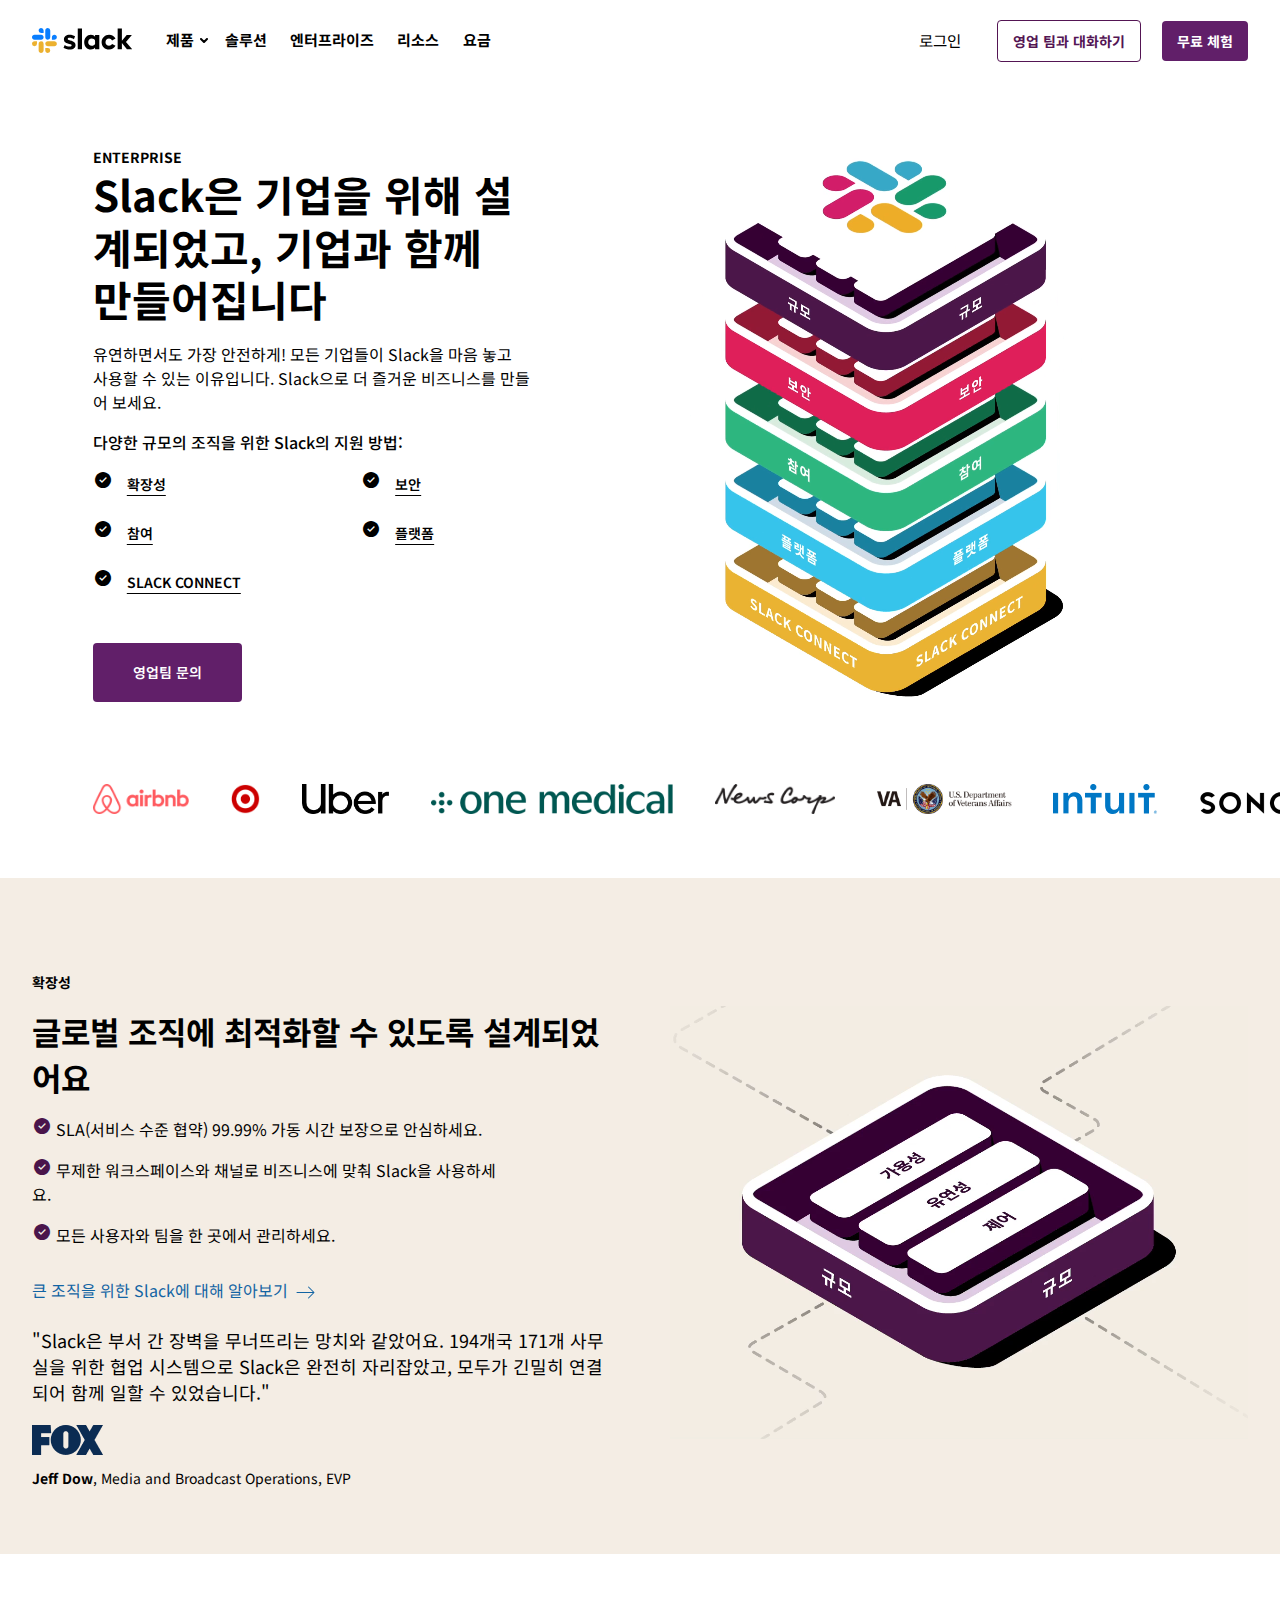
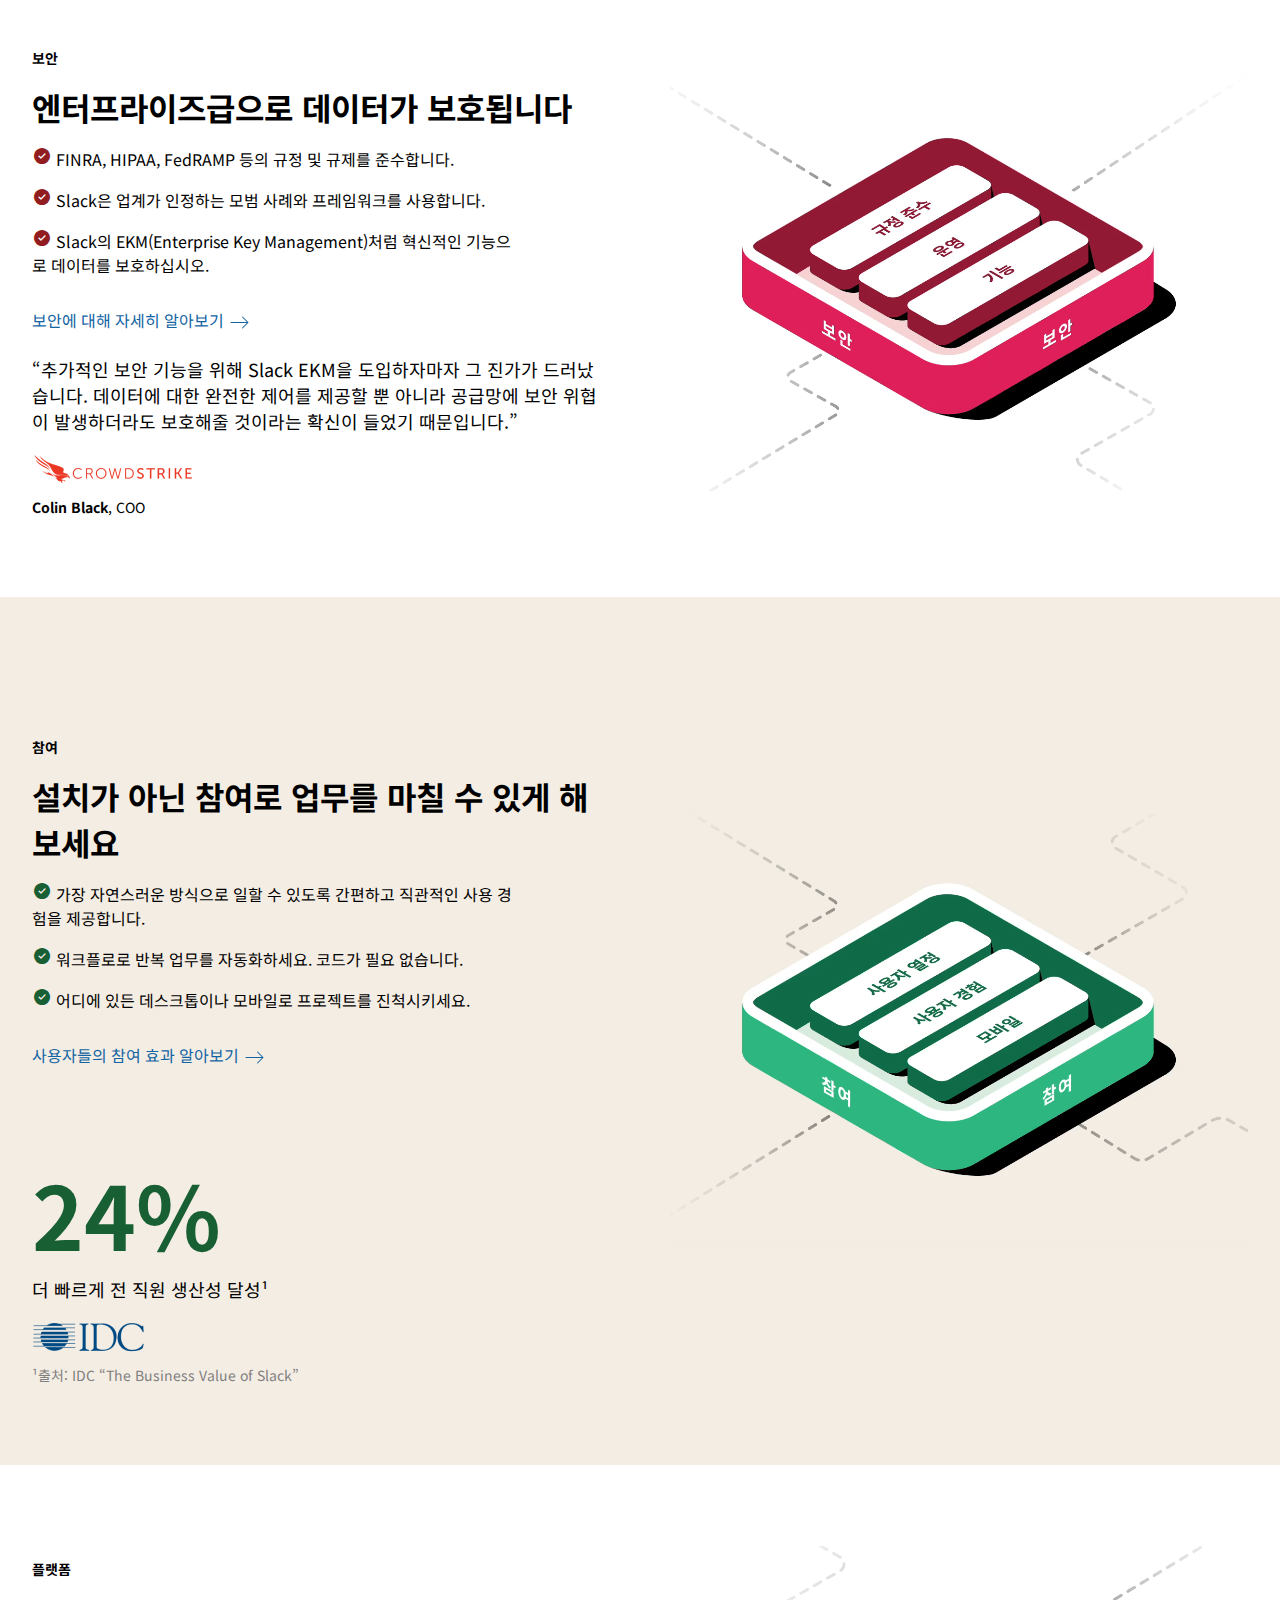
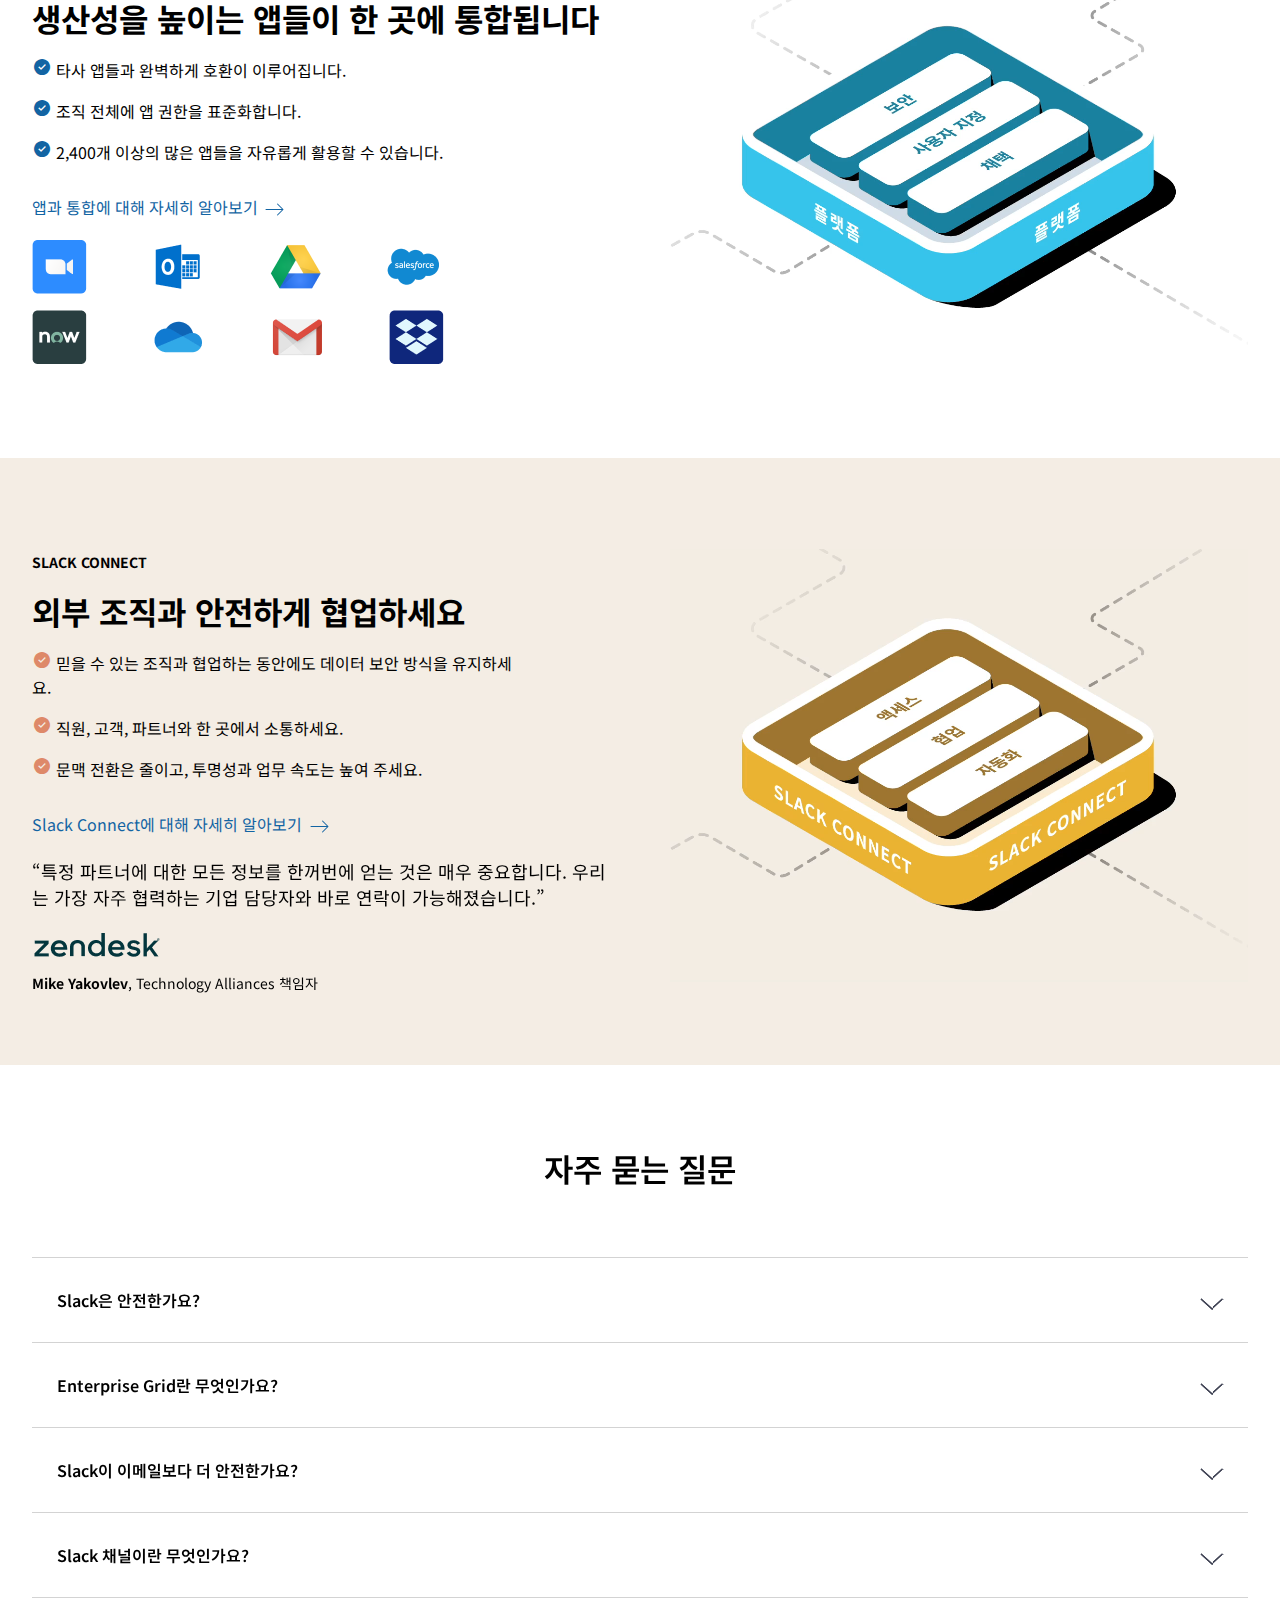
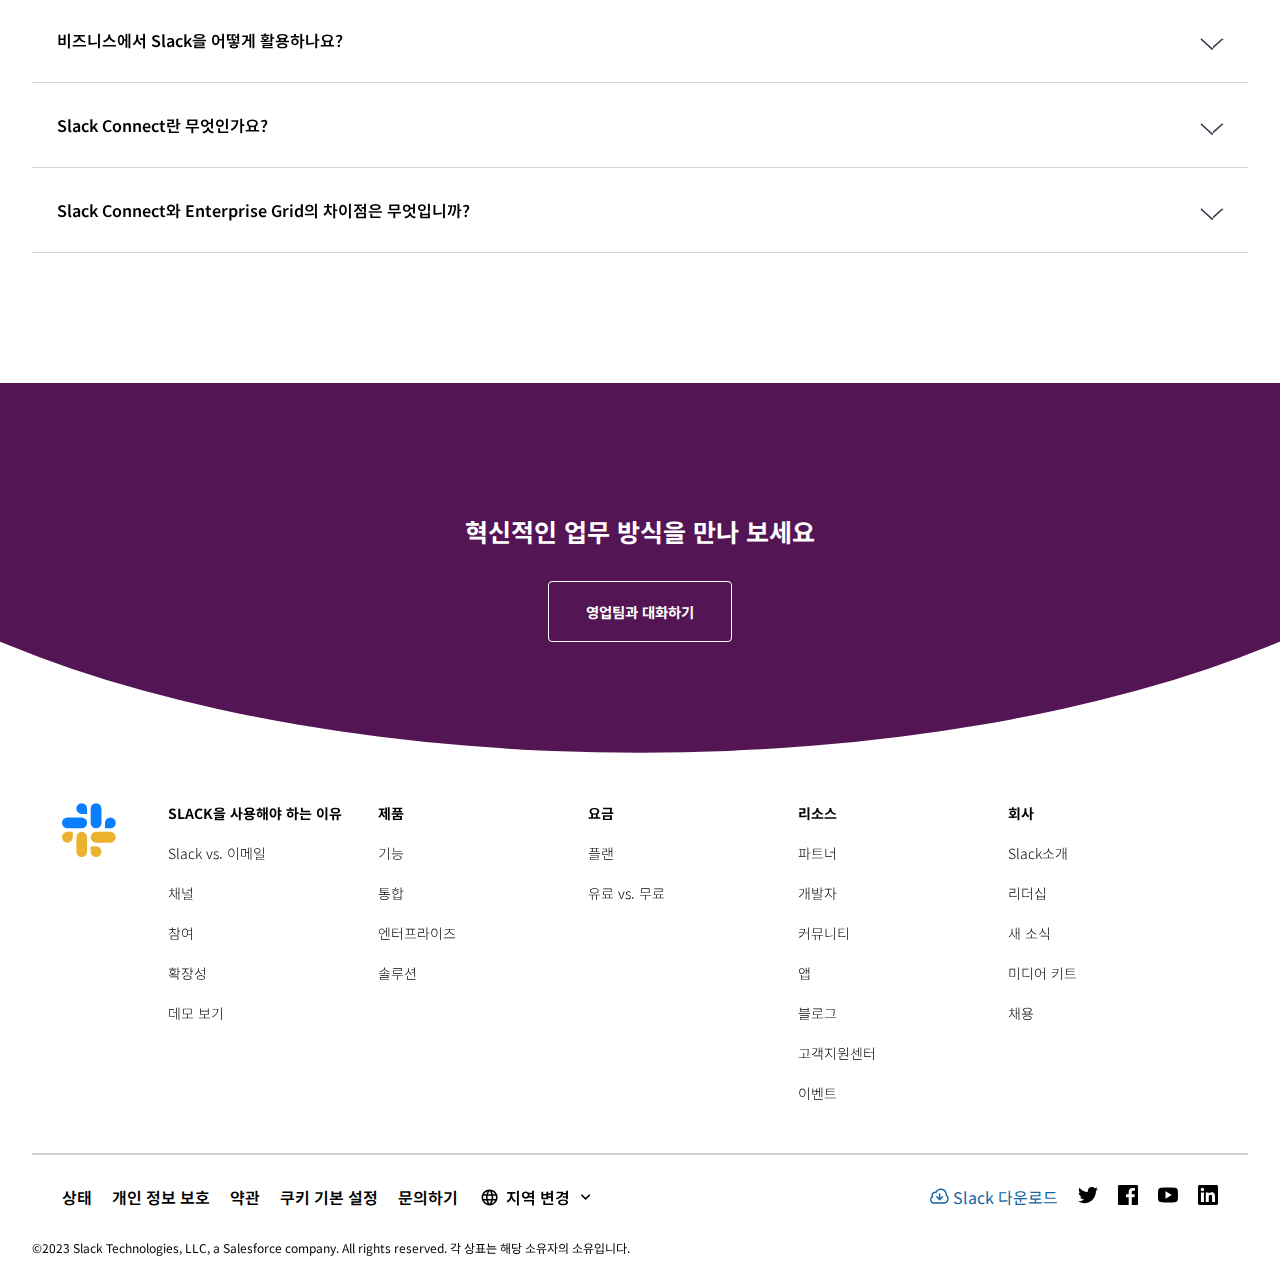
<file: enterprise.html>
<!DOCTYPE html>
<html lang="ko">
  <head>
    <meta charset="UTF-8" />
    <meta http-equiv="X-UA-Compatible" content="IE=edge" />
    <meta name="viewport" content="width=device-width, initial-scale=1.0" />
    <title>Slack은 생산성 플랫폼입니다 | Slack</title>
    <link rel="icon" href="img/favicon-32-ua.png" />
    <link
      rel="stylesheet"
      href="https://fonts.googleapis.com/css2?family=Material+Symbols+Outlined:opsz,wght,FILL,GRAD@20..48,100..700,0..1,-50..200"
    />
    <link rel="stylesheet" href="common.css" />
    <link rel="stylesheet" href="each.css" />
    <script src="https://ajax.googleapis.com/ajax/libs/jquery/3.6.4/jquery.min.js"></script>
  </head>
  <body>
    <div id="wrapper">
      <div id="header" class="">
        <div id="gnb" class="widthNor fontBold lap-hide mob-hide">
          <a href="index.html" id="header_logo">
            <svg
              height="25"
              width="100"
              viewBox="0 0 240 60"
              xmlns="http://www.w3.org/2000/svg"
              shape-rendering="geometricPrecision"
            >
              <title>Slack</title>
              <g fill="none">
                <path
                  d="m75.663 47.477 2.929-6.846c3.207 2.375 7.39 3.632 11.574 3.632 3.068 0 5.02-1.187 5.02-3.003-.07-5.03-18.477-1.118-18.617-13.764-.07-6.427 5.648-11.387 13.737-11.387 4.81 0 9.622 1.188 13.038 3.913l-2.737 6.992c-3.143-2.021-7.025-3.43-10.72-3.43-2.51 0-4.184 1.187-4.184 2.725.07 4.96 18.618 2.235 18.827 14.322 0 6.567-5.579 11.178-13.528 11.178-5.856 0-11.225-1.397-15.34-4.332m116.629-9.325a8.498 8.498 0 0 1 -7.405 4.33c-4.698 0-8.506-3.816-8.506-8.523s3.808-8.523 8.506-8.523a8.498 8.498 0 0 1 7.405 4.33l8.143-4.52c-3.05-5.451-8.868-9.137-15.548-9.137-9.839 0-17.815 7.991-17.815 17.85 0 9.858 7.976 17.85 17.815 17.85 6.68 0 12.498-3.686 15.548-9.137zm-82.477 12.958h10.18v-49.86h-10.179zm95.761-49.86v49.86h10.18v-14.938l12.063 14.938h13.012l-15.34-17.746 14.224-16.559h-12.454l-11.505 13.767v-29.322zm-54.218 15.557v4.053c-1.673-2.795-5.787-4.751-10.11-4.751-8.925 0-15.967 7.895-15.967 17.815s7.042 17.885 15.967 17.885c4.323 0 8.437-1.956 10.11-4.751v4.052h10.18v-34.303zm0 21.414c-1.464 2.445-4.532 4.26-7.948 4.26-4.699 0-8.507-3.815-8.507-8.522s3.808-8.523 8.507-8.523c3.416 0 6.484 1.886 7.948 4.4z"
                  fill="#ffffff"
                ></path>
                <path
                  d="m21.902.148c-3.299 0-5.973 2.68-5.973 5.985a5.979 5.979 0 0 0 5.973 5.985h5.974v-5.985a5.98 5.98 0 0 0 -5.974-5.985m0 15.96h-15.929c-3.299 0-5.973 2.68-5.973 5.986 0 3.305 2.674 5.985 5.973 5.985h15.93c3.298 0 5.973-2.68 5.973-5.985 0-3.306-2.675-5.986-5.974-5.986"
                  fill="#097eff"
                ></path>
                <path
                  d="m59.734 22.094c0-3.306-2.675-5.986-5.974-5.986s-5.973 2.68-5.973 5.986v5.985h5.973a5.98 5.98 0 0 0 5.974-5.985m-15.929 0v-15.961a5.98 5.98 0 0 0 -5.974-5.985c-3.299 0-5.973 2.68-5.973 5.985v15.96c0 3.307 2.674 5.987 5.973 5.987a5.98 5.98 0 0 0 5.974-5.985"
                  fill="#097eff"
                ></path>
                <path
                  d="m37.831 60a5.98 5.98 0 0 0 5.974-5.985 5.98 5.98 0 0 0 -5.974-5.985h-5.973v5.985c0 3.305 2.674 5.985 5.973 5.985m0-15.96h15.93c3.298 0 5.973-2.68 5.973-5.986a5.98 5.98 0 0 0 -5.974-5.985h-15.929c-3.299 0-5.973 2.68-5.973 5.985a5.979 5.979 0 0 0 5.973 5.985"
                  fill="#ecb12f"
                ></path>
                <path
                  d="m0 38.054a5.979 5.979 0 0 0 5.973 5.985 5.98 5.98 0 0 0 5.974-5.985v-5.985h-5.974c-3.299 0-5.973 2.68-5.973 5.985m15.929 0v15.96c0 3.306 2.674 5.986 5.973 5.986a5.98 5.98 0 0 0 5.974-5.985v-15.961a5.979 5.979 0 0 0 -5.974-5.985c-3.299 0-5.973 2.68-5.973 5.985"
                  fill="#ecb12f"
                ></path>
              </g>
            </svg>
          </a>
          <ul>
            <li>
              <a href="#"
                >제품<svg
                  xmlns="http://www.w3.org/2000/svg"
                  width="8"
                  height="5"
                  viewBox="0 0 8 5"
                  fill="none"
                >
                  <path
                    d="M7 1L4 4L1 1"
                    stroke="white"
                    stroke-width="2"
                    stroke-linecap="round"
                    stroke-linejoin="round"
                  /></svg
              ></a>
              <ul>
                <li><a href="#">기능</a></li>
                <li><a href="#">채널</a></li>
                <li><a href="#">통합</a></li>
                <li><a href="#">보안</a></li>
                <li><a href="#">Slack Connect</a></li>
                <li><a href="#">고객</a></li>
                <li>
                  <a href="#">
                    <span class="material-symbols-outlined"
                      >cloud_download</span
                    >
                    <span>Slack 다운로드</span></a
                  >
                </li>
              </ul>
            </li>
            <li><a href="solution.html">솔루션</a></li>
            <li><a href="enterprise.html">엔터프라이즈</a></li>
            <li><a href="resource.html">리소스</a></li>
            <li><a href="pay.html">요금</a></li>
          </ul>
          <div id="sign">
            <a href="#">로그인</a>
            <a href="#" class="purLn_btn btn">영업 팀과 대화하기</a>
            <a href="#" class="purple_btn btn">무료 체험</a>
          </div>
        </div>
        <div id="mob_gnb" class="desk-hide">
          <div id="markNav">
            <a href="index.html" id="markNav_logo">
              <svg
                height="25"
                width="100"
                viewBox="0 0 240 60"
                xmlns="http://www.w3.org/2000/svg"
                shape-rendering="geometricPrecision"
              >
                <title>Slack</title>
                <g fill="none">
                  <path
                    d="m75.663 47.477 2.929-6.846c3.207 2.375 7.39 3.632 11.574 3.632 3.068 0 5.02-1.187 5.02-3.003-.07-5.03-18.477-1.118-18.617-13.764-.07-6.427 5.648-11.387 13.737-11.387 4.81 0 9.622 1.188 13.038 3.913l-2.737 6.992c-3.143-2.021-7.025-3.43-10.72-3.43-2.51 0-4.184 1.187-4.184 2.725.07 4.96 18.618 2.235 18.827 14.322 0 6.567-5.579 11.178-13.528 11.178-5.856 0-11.225-1.397-15.34-4.332m116.629-9.325a8.498 8.498 0 0 1 -7.405 4.33c-4.698 0-8.506-3.816-8.506-8.523s3.808-8.523 8.506-8.523a8.498 8.498 0 0 1 7.405 4.33l8.143-4.52c-3.05-5.451-8.868-9.137-15.548-9.137-9.839 0-17.815 7.991-17.815 17.85 0 9.858 7.976 17.85 17.815 17.85 6.68 0 12.498-3.686 15.548-9.137zm-82.477 12.958h10.18v-49.86h-10.179zm95.761-49.86v49.86h10.18v-14.938l12.063 14.938h13.012l-15.34-17.746 14.224-16.559h-12.454l-11.505 13.767v-29.322zm-54.218 15.557v4.053c-1.673-2.795-5.787-4.751-10.11-4.751-8.925 0-15.967 7.895-15.967 17.815s7.042 17.885 15.967 17.885c4.323 0 8.437-1.956 10.11-4.751v4.052h10.18v-34.303zm0 21.414c-1.464 2.445-4.532 4.26-7.948 4.26-4.699 0-8.507-3.815-8.507-8.522s3.808-8.523 8.507-8.523c3.416 0 6.484 1.886 7.948 4.4z"
                    fill="#000000"
                  ></path>
                  <path
                    d="m21.902.148c-3.299 0-5.973 2.68-5.973 5.985a5.979 5.979 0 0 0 5.973 5.985h5.974v-5.985a5.98 5.98 0 0 0 -5.974-5.985m0 15.96h-15.929c-3.299 0-5.973 2.68-5.973 5.986 0 3.305 2.674 5.985 5.973 5.985h15.93c3.298 0 5.973-2.68 5.973-5.985 0-3.306-2.675-5.986-5.974-5.986"
                    fill="#097eff"
                  ></path>
                  <path
                    d="m59.734 22.094c0-3.306-2.675-5.986-5.974-5.986s-5.973 2.68-5.973 5.986v5.985h5.973a5.98 5.98 0 0 0 5.974-5.985m-15.929 0v-15.961a5.98 5.98 0 0 0 -5.974-5.985c-3.299 0-5.973 2.68-5.973 5.985v15.96c0 3.307 2.674 5.987 5.973 5.987a5.98 5.98 0 0 0 5.974-5.985"
                    fill="#097eff"
                  ></path>
                  <path
                    d="m37.831 60a5.98 5.98 0 0 0 5.974-5.985 5.98 5.98 0 0 0 -5.974-5.985h-5.973v5.985c0 3.305 2.674 5.985 5.973 5.985m0-15.96h15.93c3.298 0 5.973-2.68 5.973-5.986a5.98 5.98 0 0 0 -5.974-5.985h-15.929c-3.299 0-5.973 2.68-5.973 5.985a5.979 5.979 0 0 0 5.973 5.985"
                    fill="#ecb12f"
                  ></path>
                  <path
                    d="m0 38.054a5.979 5.979 0 0 0 5.973 5.985 5.98 5.98 0 0 0 5.974-5.985v-5.985h-5.974c-3.299 0-5.973 2.68-5.973 5.985m15.929 0v15.96c0 3.306 2.674 5.986 5.973 5.986a5.98 5.98 0 0 0 5.974-5.985v-15.961a5.979 5.979 0 0 0 -5.974-5.985c-3.299 0-5.973 2.68-5.973 5.985"
                    fill="#ecb12f"
                  ></path>
                </g>
              </svg>
            </a>
            <button
              id="nav_open_btn"
              onclick="document.querySelector('#concealNav').style.transform='translateX(0%)';"
            >
              <span class="material-symbols-outlined"> menu </span>
            </button>
          </div>
          <div id="concealNav">
            <div>
              <a href="index.html" id="concealNav_logo">
                <svg
                  width="125"
                  viewBox="0 0 240 60"
                  xmlns="http://www.w3.org/2000/svg"
                  shape-rendering="geometricPrecision"
                >
                  <title>Slack</title>
                  <g fill="none">
                    <path
                      d="m75.663 47.477 2.929-6.846c3.207 2.375 7.39 3.632 11.574 3.632 3.068 0 5.02-1.187 5.02-3.003-.07-5.03-18.477-1.118-18.617-13.764-.07-6.427 5.648-11.387 13.737-11.387 4.81 0 9.622 1.188 13.038 3.913l-2.737 6.992c-3.143-2.021-7.025-3.43-10.72-3.43-2.51 0-4.184 1.187-4.184 2.725.07 4.96 18.618 2.235 18.827 14.322 0 6.567-5.579 11.178-13.528 11.178-5.856 0-11.225-1.397-15.34-4.332m116.629-9.325a8.498 8.498 0 0 1 -7.405 4.33c-4.698 0-8.506-3.816-8.506-8.523s3.808-8.523 8.506-8.523a8.498 8.498 0 0 1 7.405 4.33l8.143-4.52c-3.05-5.451-8.868-9.137-15.548-9.137-9.839 0-17.815 7.991-17.815 17.85 0 9.858 7.976 17.85 17.815 17.85 6.68 0 12.498-3.686 15.548-9.137zm-82.477 12.958h10.18v-49.86h-10.179zm95.761-49.86v49.86h10.18v-14.938l12.063 14.938h13.012l-15.34-17.746 14.224-16.559h-12.454l-11.505 13.767v-29.322zm-54.218 15.557v4.053c-1.673-2.795-5.787-4.751-10.11-4.751-8.925 0-15.967 7.895-15.967 17.815s7.042 17.885 15.967 17.885c4.323 0 8.437-1.956 10.11-4.751v4.052h10.18v-34.303zm0 21.414c-1.464 2.445-4.532 4.26-7.948 4.26-4.699 0-8.507-3.815-8.507-8.522s3.808-8.523 8.507-8.523c3.416 0 6.484 1.886 7.948 4.4z"
                      fill="#000000"
                    ></path>
                    <path
                      d="m21.902.148c-3.299 0-5.973 2.68-5.973 5.985a5.979 5.979 0 0 0 5.973 5.985h5.974v-5.985a5.98 5.98 0 0 0 -5.974-5.985m0 15.96h-15.929c-3.299 0-5.973 2.68-5.973 5.986 0 3.305 2.674 5.985 5.973 5.985h15.93c3.298 0 5.973-2.68 5.973-5.985 0-3.306-2.675-5.986-5.974-5.986"
                      fill="#097eff"
                    ></path>
                    <path
                      d="m59.734 22.094c0-3.306-2.675-5.986-5.974-5.986s-5.973 2.68-5.973 5.986v5.985h5.973a5.98 5.98 0 0 0 5.974-5.985m-15.929 0v-15.961a5.98 5.98 0 0 0 -5.974-5.985c-3.299 0-5.973 2.68-5.973 5.985v15.96c0 3.307 2.674 5.987 5.973 5.987a5.98 5.98 0 0 0 5.974-5.985"
                      fill="#097eff"
                    ></path>
                    <path
                      d="m37.831 60a5.98 5.98 0 0 0 5.974-5.985 5.98 5.98 0 0 0 -5.974-5.985h-5.973v5.985c0 3.305 2.674 5.985 5.973 5.985m0-15.96h15.93c3.298 0 5.973-2.68 5.973-5.986a5.98 5.98 0 0 0 -5.974-5.985h-15.929c-3.299 0-5.973 2.68-5.973 5.985a5.979 5.979 0 0 0 5.973 5.985"
                      fill="#ecb12f"
                    ></path>
                    <path
                      d="m0 38.054a5.979 5.979 0 0 0 5.973 5.985 5.98 5.98 0 0 0 5.974-5.985v-5.985h-5.974c-3.299 0-5.973 2.68-5.973 5.985m15.929 0v15.96c0 3.306 2.674 5.986 5.973 5.986a5.98 5.98 0 0 0 5.974-5.985v-15.961a5.979 5.979 0 0 0 -5.974-5.985c-3.299 0-5.973 2.68-5.973 5.985"
                      fill="#ecb12f"
                    ></path>
                  </g>
                </svg>
              </a>
              <button
                id="nav_close_btn"
                onclick="document.querySelector('#concealNav').style.transform='translateX(100%)';"
              >
                <title>메뉴 닫기</title>
                <span class="material-symbols-outlined"> close </span>
              </button>
            </div>
            <ul>
              <li>
                <a href="#">제품</a>
                <ul>
                  <li><a href="#">기능</a></li>
                  <li><a href="#">채널</a></li>
                  <li><a href="#">통합</a></li>
                  <li><a href="#">보안</a></li>
                  <li><a href="#">Slack Connect</a></li>
                  <li><a href="#">고객</a></li>
                </ul>
              </li>
              <li><a href="solution.html">솔루션</a></li>
              <li><a href="enterprise.html">엔터프라이즈</a></li>
              <li><a href="resource.html">리소스</a></li>
              <li><a href="pay.html">요금</a></li>
              <li><a href="#">로그인</a></li>
            </ul>
            <div>
              <a href="#" class="purLn_btn btn">로그인</a>
              <a href="#" class="purple_btn btn">SLACK 다운로드</a>
            </div>
          </div>
        </div>
      </div>
      <div id="main" class="ent">
      <div class="ent-hero">
        <div class="ent-hero-container widthNor">
          <video src="img/enterprise-hero.ko-KR.mp4" autoplay
                loop
                muted
                playsinline></video>
          <div class="ent-hero-cell">
            <span>ENTERPRISE</span>
            <h1>Slack은 기업을 위해 설계되었고, 기업과 함께 만들어집니다</h1>
            <p>유연하면서도 가장 안전하게! 모든 기업들이 Slack을 마음 놓고 사용할 수 있는 이유입니다. Slack으로 더 즐거운 비즈니스를 만들어 보세요.</p>
            <span>다양한 규모의 조직을 위한 Slack의 지원 방법:</span>
            <ul>
              <li><a href="#ent-section1">
                <span class="material-symbols-outlined">check_circle</span>
                <span>확장성</span></a></li>
              <li><a href="#ent-section2">
                <span class="material-symbols-outlined">check_circle</span>
                <span>보안</span></a></li>
              <li><a href="#ent-section3">
                <span class="material-symbols-outlined">check_circle</span>
                <span>참여</span></a></li>
              <li><a href="#ent-section4">
                <span class="material-symbols-outlined">check_circle</span>
                <span>플랫폼</span></a></li>
              <li><a href="#ent-section5">
                <span class="material-symbols-outlined">check_circle</span>
                <span>SLACK CONNECT</span></a></li>
            </ul>
            <a href="#" class="btn purple_btn">영업팀 문의</a>
          </div>
        </div>
          <div class="logos">
              <a href="#" class="logos-btn">모든 고객 사례 살펴보기<span><svg width="14" height="14" viewBox="0 0 14 14" fill="none" xmlns="http://www.w3.org/2000/svg"><path d="M13.78 6.47C13.9267 6.61667 14 6.79333 14 7C14 7.19333 13.9267 7.37 13.78 7.53L13.75 7.56L8.28 13.03C8.14 13.1767 7.96333 13.25 7.75 13.25C7.54333 13.25 7.36667 13.1767 7.22 13.03C7.15333 12.9633 7.1 12.8833 7.06 12.79C7.02 12.69 7 12.5933 7 12.5C7 12.2933 7.07333 12.1167 7.22 11.97L11.44 7.75H0.75C0.543334 7.75 0.366667 7.67667 0.22 7.53C0.0733335 7.38333 1.19209e-07 7.20667 1.19209e-07 7C1.19209e-07 6.79333 0.0733335 6.61667 0.22 6.47C0.366667 6.32333 0.543334 6.25 0.75 6.25H11.44L7.22 2.03C7.15333 1.96333 7.1 1.88333 7.06 1.79C7.02 1.69 7 1.59333 7 1.5C7 1.28667 7.07333 1.11 7.22 0.969999C7.38 0.823333 7.55667 0.75 7.75 0.75C7.84333 0.75 7.93667 0.77 8.03 0.81C8.13 0.849999 8.21333 0.903332 8.28 0.969999L13.78 6.47Z" fill="#1264A3"></path></svg></span></a>
            <div class="widthNor">
              <img src="img/logos/airbnb-logo@2x.png" alt="">
              <img src="img/logos/target-logo@2x.png" alt="">
              <img src="img/logos/uber@2x.png" alt="">
              <img src="img/logos/logo-onemedical@2x.png" alt="">
              <img src="img/logos/logo-newscorp.png" alt="">
              <img src="img/logos/us-department-of-veteran-affairs.png" alt="">
              <img src="img/logos/intuit.png" alt="">
              <img src="img/logos/logo-sonos.png" alt="">
            </div>
          </div>
        </div>
        <div class="ent-section ent-section1" id="ent-section1">
          <div class="container widthNor">
            <div>
              <h3>확장성</h3>
              <h2>글로벌 조직에 최적화할 수 있도록 설계되었어요</h2>
              <ul>
                <li>
                  <span class="material-symbols-outlined">check_circle</span>
                  <span>SLA(서비스 수준 협약) 99.99% 가동 시간 보장으로 안심하세요.</span></li>
                <li>
                  <span class="material-symbols-outlined">check_circle</span>
                  <span>무제한 워크스페이스와 채널로 비즈니스에 맞춰 Slack을 사용하세요.</span></li>
                <li>
                  <span class="material-symbols-outlined">check_circle</span>
                  <span>모든 사용자와 팀을 한 곳에서 관리하세요.</span></li>
              </ul>
              <a href="#" class="slack-link link link_hov">큰 조직을 위한 Slack에 대해 알아보기</a>
            </div>
            <video
            autoplay
            loop
            muted
            playsinline
            src="img/scale.ko-KR.mp4"></video>
            <div>
            <p>"Slack은 부서 간 장벽을 무너뜨리는 망치와 같았어요. 194개국 171개 사무실을 위한 협업 시스템으로 Slack은 완전히 자리잡았고, 모두가 긴밀히 연결되어 함께 일할 수 있었습니다."</p>
            <img src="img/fox.png" alt="fox 로고">
            <p><b>Jeff Dow</b>, Media and Broadcast Operations, EVP</p>
            </div>
          </div>
        </div>
        <div class="ent-section ent-section2" id="ent-section2">
          <div class="container widthNor">
            <div>
              <h3>보안</h3>
              <h2>엔터프라이즈급으로 데이터가 보호됩니다</h2>
              <ul>
                <li>
                  <span class="material-symbols-outlined">check_circle</span>
                  <span>FINRA, HIPAA, FedRAMP 등의 규정 및 규제를 준수합니다.</span></li>
                <li>
                  <span class="material-symbols-outlined">check_circle</span>
                  <span>Slack은 업계가 인정하는 모범 사례와 프레임워크를 사용합니다.</span></li>
                <li>
                  <span class="material-symbols-outlined">check_circle</span>
                  <span>Slack의 EKM(Enterprise Key Management)처럼 혁신적인 기능으로 데이터를 보호하십시오.</span></li>
              </ul>
              <a href="#" class="slack-link link link_hov">보안에 대해 자세히 알아보기</a>
            </div>
            <video 
            autoplay
            loop
            muted
            playsinline
            src="img/security.ko-KR.mp4"></video>
            <div>
            <p>“추가적인 보안 기능을 위해 Slack EKM을 도입하자마자 그 진가가 드러났습니다. 데이터에 대한 완전한 제어를 제공할 뿐 아니라 공급망에 보안 위협이 발생하더라도 보호해줄 것이라는 확신이 들었기 때문입니다.”</p>
            <img src="img/crowdstrike.png" alt="crowdstrike 로고">
            <p><b>Colin Black</b>, COO</p>
          </div>
          </div>
        </div>
        <div class="ent-section ent-section3" id="ent-section3">
          <div class="container widthNor">
            <div>
              <h3>참여</h3>
              <h2>설치가 아닌 참여로 업무를 마칠 수 있게 해 보세요</h2>
              <ul>
                <li>
                  <span class="material-symbols-outlined">check_circle</span>
                  <span>가장 자연스러운 방식으로 일할 수 있도록 간편하고 직관적인 사용 경험을 제공합니다.</span></li>
                <li>
                  <span class="material-symbols-outlined">check_circle</span>
                  <span>워크플로로 반복 업무를 자동화하세요. 코드가 필요 없습니다.</span></li>
                <li>
                  <span class="material-symbols-outlined">check_circle</span>
                  <span>어디에 있든 데스크톱이나 모바일로 프로젝트를 진척시키세요.</span></li>
              </ul>
              <a href="#" class="slack-link link link_hov">사용자들의 참여 효과 알아보기</a>
            </div>
            <video 
            autoplay
            loop
            muted
            playsinline
            src="img/engagement.ko-KR.mp4"></video>
            <div>
            <p>24%</p>
            <p>더 빠르게 전 직원 생산성 달성¹</p>
            <img src="img/idc.png" alt="idc 로고">
            <p>¹<u>출처</u>: IDC “The Business Value of Slack”</p>
          </div>
          </div>
        </div>
        <div class="ent-section ent-section4" id="ent-section4">
          <div class="container widthNor">
            <div>
              <h3>플랫폼</h3>
              <h2>생산성을 높이는 앱들이 한 곳에 통합됩니다</h2>
              <ul>
                <li>
                  <span class="material-symbols-outlined">check_circle</span>
                  <span>타사 앱들과 완벽하게 호환이 이루어집니다.</span></li>
                <li>
                  <span class="material-symbols-outlined">check_circle</span>
                  <span>조직 전체에 앱 권한을 표준화합니다.</span></li>
                <li>
                  <span class="material-symbols-outlined">check_circle</span>
                  <span>2,400개 이상의 많은 앱들을 자유롭게 활용할 수 있습니다.</span></li>
              </ul>
              <a href="#" class="slack-link link link_hov">앱과 통합에 대해 자세히 알아보기</a>
            </div>
            <video 
            autoplay
            loop
            muted
            playsinline
            src="img/platform.ko-KR.mp4"></video>
            <div>
              <img src="img/zoom.png" alt="zoom">
              <img src="img/outlook.png" alt="outloot">
              <img src="img/google-drive.png" alt="google-drive">
              <img src="img/salesforce.png" alt="salesforce">
              <img src="img/service-now.png" alt="service-now">
              <img src="img/onedrive.png" alt="onedrive">
              <img src="img/gmail.png" alt="gmail">
              <img src="img/dropbox.png" alt="dropbox">
            </div>
          </div>
        </div>
        <div class="ent-section ent-section5" id="ent-section5">
          <div class="container widthNor">
            <div>
              <h3>SLACK CONNECT</h3>
              <h2>외부 조직과 안전하게 협업하세요</h2>
              <ul>
                <li>
                  <span class="material-symbols-outlined">check_circle</span>
                  <span>믿을 수 있는 조직과 협업하는 동안에도 데이터 보안 방식을 유지하세요.</span></li>
                <li>
                  <span class="material-symbols-outlined">check_circle</span>
                  <span>직원, 고객, 파트너와 한 곳에서 소통하세요.</span></li>
                <li>
                  <span class="material-symbols-outlined">check_circle</span>
                  <span>문맥 전환은 줄이고, 투명성과 업무 속도는 높여 주세요.</span></li>
              </ul>
              <a href="#" class="slack-link link link_hov">Slack Connect에 대해 자세히 알아보기</a>
            </div>
            <video 
            autoplay
            loop
            muted
            playsinline
            src="img/slack-connect.ko-KR.mp4"></video>
            <div>
            <p>“특정 파트너에 대한 모든 정보를 한꺼번에 얻는 것은 매우 중요합니다. 우리는 가장 자주 협력하는 기업 담당자와 바로 연락이 가능해졌습니다.”            </p>
            <img src="img/zendesk.png" alt="zendesk 로고">
            <p><b>Mike Yakovlev</b>, Technology Alliances 책임자</p>
            </div>
          </div>
        </div>
        <div class="widthNor qna-section">
          <h3>자주 묻는 질문</h3>
          <ul>
            <li>
              <button>Slack은 안전한가요?</button>
              <p>예. Slack에서는 기밀 정보를 안전하게 다룰 수 있습니다. Slack은 다양한 방법으로 고객님의 정보와 대화, 파일을 안전하게 보호합니다. Slack은 엔터프라이즈급 보안을 모든 계층에 적용하고 있으며, SOC 2, SOC 3, ISO/IEC 27001 등의 다수의 규정을 준수하고 있습니다. Slack은 GDPR을 준수하며 HIPAA와 FINRA를 준수하도록 구성할 수 있습니다. 또한 FedRAMP Moderate로 인가되었습니다.
                <br><br>거기에 Slack은 관리자가 데이터 암호화를 세부적으로 제어할 수 있도록 Enterprise Key Management와 같은 보안 기능을 제공합니다. 위협이 감지되면 즉시 알림을 받을 수 있도록 Slack과 추가 보안 도구를 통합할 수도 있습니다. <a href="#">여기</a>에서 Slack의 종합적인 보안 프로그램에 대해 자세히 알아보세요.              </p>
            </li>
            <li>
              <button>Enterprise Grid란 무엇인가요?</button>
              <p>Enterprise Grid는 대규모, 또는 복잡한 조직을 위한 Slack의 솔루션입니다. Enterprise Grid는 여러분의 회사가 자체 리소스와 공유 지식을 활용하면서 동시에 소규모 기업처럼 민첩하게 협업할 수 있도록 돕습니다.
                <br><br>
                Enterprise Grid는 엔터프라이즈 솔루션에 기대되는 모든 보안 및 관리 기능을 포함하면서도 소비자용 소프트웨어와 같은 직관적인 경험을 제공해 도입률을 높이고 있습니다. Enterprise Grid는 IBM, Condé Nast, Oracle 및 E-Trade 등 세계 최대 규모 기업들의 업무 성과를 강화하고 있으며, 최대 500,000명의 사용자를 지원할 수 있는 유일한 협업 제품이기도 합니다.
                <br><br>
                Enterprise Grid는 유료 플랜입니다. 각 플랜의 기능과 요금을 <a href="pay.html">여기</a>에서 비교해보세요.</p>
            </li>
            <li>
              <button>Slack이 이메일보다 더 안전한가요?</button>
              <p>예! 이메일과 달리 Slack은 데이터 침해의 90%를 야기하는 스팸이나 피싱에 취약하지 않습니다. Slack 핸들은 광고주에게 판매되거나 메일링 리스트에 올라갈 수 없습니다. 여러분은 소속 조직의 사람, 또는<a href="#">Slack Connect</a>를 사용하는 신뢰할 수 있는 파트너로부터만 Slack 메시지를 받게 됩니다. 이 밖에 자신의 워크스페이스와 통합된 Asana, Google Docs, Jira 등의 앱에서 알림을 받을 수 있습니다<br><br> Slack은 엔터프라이즈급 데이터 보호 및 개인정보 보호를 제공합니다. 관리자가 세분화된 제어로 각 사용자에 맞게 보안을 맞춤화할 수 있기 때문에, 사용자 각자는 자신이 보아선 안 될 내용을 볼 수 없게 됩니다. <a href="#">Slack이 이메일을 어떻게 대체하는지</a> 자세히 알아보세요.</p>
            </li>
            <li>
              <button>Slack 채널이란 무엇인가요?</button>
              <p>채널은 Slack에서 업무가 이루어지는 곳입니다. 채널은 팀이 메시지, 도구, 파일을 모두 공유할 수 있는 하나의 중심 공간입니다. 회사 공지, 고객 지원 심사, IT 또는 HR 도움 요청, 사회적 관심 공유 등을 위해 채널을 생성할 수 있습니다.
                <br><br>
                채널은 공개(조직의 모든 사람에게 공개)이거나 비공개(초대 전용)일 수 있습니다. 또한 유료 Slack 플랜을 이용하는 조직은 Slack Connect를 통해 대행사, 클라이언트, 벤더 등의 외부 파트너와 채널을 공유할 수 있습니다. 채널을 이용해 일상 업무의 속도를 높이는 방법을 <a href="#">여기</a>에서 자세히 알아보세요.</p>
            </li>
            <li>
              <button>비즈니스에서 Slack을 어떻게 활용하나요?</button>
              <p>Slack은 조직의 사람과 도구를 한 곳에 모아 어디에서나 생산성을 유지하고 최신 정보를 파악하도록 돕습니다. 750,000개 이상의 비즈니스가 팀 메시지, 파일 공유, 비디오/음성 통화를 위해 매일 Slack을 사용합니다. Google Drive, Zoo, 세일즈포스 등과 같은 수천 개의 도구를 통합하거나 여러분의 조직만을 위한 맞춤형 봇 또는 앱을 생성할 수도 있습니다. Slack의 작동 방법을 <a href="#">여기</a>에서 자세히 알아보세요.</p>
            </li>
            <li>
              <button>Slack Connect란 무엇인가요?</button>
              <p>Slack Connect는 여러 조직이 서로 더 안전하고 생산적으로 소통할 수 있는 도구입니다. 외부 파트너, 클라이언트, 벤더 등과의 모든 대화를 Slack으로 옮겨, 이메일을 대체하고 협업을 활성화합니다. Enterprise Key Management와 같은 Slack의 엔터프라이즈급 보안 기능과 규정 준수 표준은 Slack Connect에도 적용됩니다. <a href="#">여기</a>에서 Slack Connect에 대해 자세히 알아보세요.</p>
            </li>
            <li>
              <button>Slack Connect와 Enterprise Grid의 차이점은 무엇입니까?</button>
              <p>Slack Connect는 최대 20개 조직의 사람들이 자신의 Slack 워크스페이스를 떠나지 않고 하나의 허브에서 협력할 수 있는 기능입니다. 반면 Enterprise Grid는 사내 여러 워크스페이스를 연결하는 Slack 플랜입니다. <br><br>
                Slack Connect는 모든 유료 Slack 플랜의 일부로 포함되어 있습니다. 그러므로 Enterprise Grid를 사용하는 조직은 Slack Connect 역시 사용할 수 있습니다. 플랜 및 기능을 <a href="#">여기</a>에서 비교해보세요.
              </p>
            </li>
          </ul>
        </div>
      </div>
      <div id="footer">
        <div id="experience">
          <p class="fontWhite">
            혁신적인 업무 방식을 만나 보세요
          </p>
          <a href="#" class="btn whiteLn_btn whiteLn_btn_ac fontWhite"
            >영업팀과 대화하기</a
          >
        </div>
        <div id="fnb" class="widthNor">
          <a href="index.html">
            <svg
              width="54"
              height="54"
              class="c-nav--footer__svgicon c-slackhash"
              viewBox="0 0 54 54"
              xmlns="http://www.w3.org/2000/svg"
            >
              <g fill="none" fill-rule="evenodd">
                <path
                  d="M19.712.133a5.381 5.381 0 0 0-5.376 5.387 5.381 5.381 0 0 0 5.376 5.386h5.376V5.52A5.381 5.381 0 0 0 19.712.133m0 14.365H5.376A5.381 5.381 0 0 0 0 19.884a5.381 5.381 0 0 0 5.376 5.387h14.336a5.381 5.381 0 0 0 5.376-5.387 5.381 5.381 0 0 0-5.376-5.386"
                  fill="#097eff"
                ></path>
                <path
                  d="M53.76 19.884a5.381 5.381 0 0 0-5.376-5.386 5.381 5.381 0 0 0-5.376 5.386v5.387h5.376a5.381 5.381 0 0 0 5.376-5.387m-14.336 0V5.52A5.381 5.381 0 0 0 34.048.133a5.381 5.381 0 0 0-5.376 5.387v14.364a5.381 5.381 0 0 0 5.376 5.387 5.381 5.381 0 0 0 5.376-5.387"
                  fill="#097eff"
                ></path>
                <path
                  d="M34.048 54a5.381 5.381 0 0 0 5.376-5.387 5.381 5.381 0 0 0-5.376-5.386h-5.376v5.386A5.381 5.381 0 0 0 34.048 54m0-14.365h14.336a5.381 5.381 0 0 0 5.376-5.386 5.381 5.381 0 0 0-5.376-5.387H34.048a5.381 5.381 0 0 0-5.376 5.387 5.381 5.381 0 0 0 5.376 5.386"
                  fill="#ecb12f"
                ></path>
                <path
                  d="M0 34.249a5.381 5.381 0 0 0 5.376 5.386 5.381 5.381 0 0 0 5.376-5.386v-5.387H5.376A5.381 5.381 0 0 0 0 34.25m14.336-.001v14.364A5.381 5.381 0 0 0 19.712 54a5.381 5.381 0 0 0 5.376-5.387V34.25a5.381 5.381 0 0 0-5.376-5.387 5.381 5.381 0 0 0-5.376 5.387"
                  fill="#ecb12f"
                ></path>
              </g>
            </svg>
          </a>
          <div id="fnbNav">
            <ul>
              <li class="fnbMain">SLACK을 사용해야 하는 이유</li>
              <li><a href="#">Slack vs. 이메일</a></li>
              <li><a href="#">채널</a></li>
              <li><a href="#">참여</a></li>
              <li><a href="#">확장성</a></li>
              <li><a href="#">데모 보기</a></li>
            </ul>
            <ul>
              <li class="fnbMain">제품</li>
              <li><a href="#">기능</a></li>
              <li><a href="#">통합</a></li>
              <li><a href="enterprise.html">엔터프라이즈</a></li>
              <li><a href="solution.html">솔루션</a></li>
            </ul>
            <ul>
              <li class="fnbMain">요금</li>
              <li><a href="pay.html">플랜</a></li>
              <li><a href="#">유료 vs. 무료</a></li>
            </ul>
            <ul>
              <li class="fnbMain">리소스</li>
              <li><a href="#">파트너</a></li>
              <li><a href="#">개발자</a></li>
              <li><a href="#">커뮤니티</a></li>
              <li><a href="#">앱</a></li>
              <li><a href="#">블로그</a></li>
              <li><a href="#">고객지원센터</a></li>
              <li><a href="#">이벤트</a></li>
            </ul>
            <ul>
              <li class="fnbMain">회사</li>
              <li><a href="#">Slack소개</a></li>
              <li><a href="#">리더십</a></li>
              <li><a href="#">새 소식</a></li>
              <li><a href="#">미디어 키트</a></li>
              <li><a href="#">채용</a></li>
            </ul>
          </div>
        </div>
        <div class="hr clear"></div>
        <div id="fnbLast" class="widthNor">
          <ul>
            <li><a href="#">상태</a></li>
            <li><a href="#">개인 정보 보호</a></li>
            <li><a href="#">약관</a></li>
            <li><a href="#">쿠키 기본 설정</a></li>
            <li><a href="#">문의하기</a></li>
            <li>
              <a href="#">
                <span class="material-symbols-outlined">language</span>
                <span>지역 변경</span>
                <span class="material-symbols-outlined">expand_more</span>
              </a>
            </li>
          </ul>
          <div class="sns">
            <a href="#" id="fnbDownload">
              <svg
                width="19"
                height="16"
                fill="none"
                xmlns="http://www.w3.org/2000/svg"
              >
                <path
                  d="M3.75938 15.7354C3.07813 15.7354 2.45 15.5572 1.875 15.2009C1.3 14.8445 0.84375 14.3641 0.50625 13.7597C0.16875 13.1552 0 12.4966 0 11.784C0 11.135 0.140625 10.5273 0.421875 9.96101C0.709375 9.39471 1.1 8.93021 1.59375 8.56753C1.4875 8.19212 1.43438 7.8167 1.43438 7.44129C1.43438 6.72864 1.60313 6.07008 1.94063 5.46561C2.27813 4.86113 2.73438 4.38391 3.30938 4.03395C3.88438 3.67763 4.50938 3.49947 5.18438 3.49947C5.28438 3.49947 5.43438 3.50583 5.63438 3.51855C6.19063 2.57684 6.93125 1.83238 7.85625 1.28517C8.7875 0.737961 9.7875 0.464355 10.8563 0.464355C11.9625 0.464355 12.9875 0.75705 13.9313 1.34244C14.875 1.92146 15.6219 2.70728 16.1719 3.6999C16.7281 4.69251 17.0063 5.77421 17.0063 6.94498C17.5563 7.40948 17.9844 7.97896 18.2906 8.65343C18.5969 9.3279 18.75 10.0437 18.75 10.8009C18.75 11.6917 18.5375 12.5157 18.1125 13.2729C17.6938 14.0301 17.125 14.6282 16.4063 15.0672C15.6938 15.5126 14.9125 15.7354 14.0625 15.7354H3.75938ZM14.0625 14.3037C14.6562 14.3037 15.2031 14.1478 15.7031 13.836C16.2094 13.5179 16.6094 13.0916 16.9031 12.5571C17.1969 12.0162 17.3438 11.4308 17.3438 10.8009C17.3438 10.1646 17.1969 9.57923 16.9031 9.04475C16.6094 8.5039 16.2156 8.07758 15.7219 7.7658C15.6656 7.73399 15.625 7.69899 15.6 7.66081C15.5813 7.62263 15.5719 7.57173 15.5719 7.5081C15.5719 7.45084 15.575 7.3713 15.5813 7.26949C15.5938 7.16769 15.6 7.06588 15.6 6.96407C15.6 6.04781 15.3875 5.20155 14.9625 4.42527C14.5375 3.64899 13.9594 3.03497 13.2281 2.58321C12.5031 2.12508 11.7125 1.89601 10.8563 1.89601C10.2063 1.89601 9.59063 2.02963 9.00938 2.29688C8.42813 2.55775 7.91875 2.9268 7.48125 3.40402C7.04375 3.88124 6.70625 4.42527 6.46875 5.03611C6.43125 5.13792 6.375 5.18882 6.3 5.18882C6.25625 5.18882 6.2125 5.17609 6.16875 5.15064C5.8625 5.0043 5.53438 4.93112 5.18438 4.93112C4.75938 4.93112 4.36562 5.04247 4.00313 5.26517C3.64687 5.48788 3.3625 5.7933 3.15 6.18143C2.94375 6.56321 2.84063 6.98316 2.84063 7.44129C2.84063 7.74671 2.8875 8.03941 2.98125 8.31937C3.08125 8.59298 3.21875 8.84113 3.39375 9.06383C3.4375 9.11474 3.45938 9.16246 3.45938 9.207C3.45938 9.26427 3.40625 9.30244 3.3 9.32153C2.94375 9.39152 2.62188 9.54423 2.33438 9.77966C2.04688 10.0151 1.81875 10.3078 1.65 10.6577C1.4875 11.0077 1.40625 11.3831 1.40625 11.784C1.40625 12.2421 1.50938 12.6652 1.71563 13.0534C1.92813 13.4352 2.21563 13.7406 2.57812 13.9696C2.94062 14.1923 3.33438 14.3037 3.75938 14.3037H14.0625ZM9.60938 12.3948C9.42188 12.3948 9.25625 12.3216 9.1125 12.1753L6.3 9.32153C6.1625 9.18155 6.09375 9.01611 6.09375 8.82523C6.09375 8.62798 6.1625 8.45936 6.3 8.31937C6.44375 8.17303 6.6125 8.09985 6.80625 8.09985C6.99375 8.09985 7.15625 8.16984 7.29375 8.30983L8.90625 9.94192V5.95237C8.90625 5.74876 8.97188 5.58014 9.10313 5.44652C9.24063 5.30653 9.40938 5.23654 9.60938 5.23654C9.79063 5.23654 9.95625 5.30653 10.1063 5.44652C10.2438 5.57378 10.3125 5.74239 10.3125 5.95237V9.94192L11.9344 8.30983C12.0719 8.16984 12.2344 8.09985 12.4219 8.09985C12.5969 8.09985 12.7688 8.17939 12.9375 8.33846C13.0625 8.45936 13.125 8.61843 13.125 8.81568C13.125 9.01929 13.0563 9.18791 12.9188 9.32153L10.1063 12.1753C9.95 12.3216 9.78438 12.3948 9.60938 12.3948Z"
                  fill="#1264A3"
                ></path>
              </svg>
              <span class="link">Slack 다운로드</span>
            </a>
            <ul>
              <li>
                <a href="#">
                  <span
                    ><svg
                      width="20"
                      height="20"
                      version="1"
                      viewBox="0 0 32 32"
                      xmlns="http://www.w3.org/2000/svg"
                    >
                      <path
                        d="M31.993 6.077c-1.177.523-2.44.876-3.77 1.033 1.355-.812 2.396-2.098 2.887-3.63-1.27.75-2.673 1.3-4.168 1.592C25.744 3.797 24.038 3 22.15 3c-3.626 0-6.563 2.938-6.563 6.563 0 .514.057 1.016.17 1.496C10.3 10.783 5.464 8.17 2.227 4.2c-.565.97-.89 2.098-.89 3.3 0 2.28 1.16 4.287 2.92 5.465-1.076-.035-2.088-.33-2.973-.82v.08c0 3.182 2.26 5.835 5.264 6.438-.55.15-1.13.23-1.73.23-.423 0-.833-.04-1.233-.117.834 2.606 3.26 4.504 6.13 4.558-2.245 1.76-5.075 2.81-8.15 2.81-.53 0-1.053-.03-1.566-.09C2.905 27.914 6.355 29 10.062 29c12.072 0 18.675-10 18.675-18.675 0-.284-.008-.568-.02-.85 1.283-.925 2.395-2.08 3.276-3.398z"
                      ></path></svg
                  ></span>
                </a>
              </li>
              <li>
                <a href="#">
                  <svg
                    width="20"
                    height="20"
                    viewBox="0 0 16 16"
                    xmlns="http://www.w3.org/2000/svg"
                  >
                    <path
                      d="M15.115 0H.885A.883.883 0 0 0 0 .885v14.23c0 .49.395.885.885.885h7.659V9.803h-2.09v-2.4h2.09V5.62c0-2.069 1.27-3.189 3.104-3.189.875 0 1.643.053 1.867.096v2.155h-1.291c-1.003 0-1.184.469-1.184 1.173v1.547h2.379l-.31 2.4H11.04V16h4.075c.49 0 .885-.395.885-.885V.885A.883.883 0 0 0 15.115 0z"
                      fill-rule="evenodd"
                    ></path>
                  </svg>
                </a>
              </li>
              <li>
                <a href="#">
                  <svg
                    version="1"
                    width="20"
                    height="20"
                    viewBox="0 0 32 32"
                    xmlns="http://www.w3.org/2000/svg"
                  >
                    <path
                      d="M31.67 9.18s-.312-2.354-1.27-3.39c-1.218-1.358-2.58-1.366-3.206-1.443C22.717 4 16.002 4 16.002 4h-.015s-6.715 0-11.19.347c-.626.077-1.988.085-3.206 1.443C.635 6.826.32 9.18.32 9.18S0 11.94 0 14.7v2.59c0 2.762.32 5.522.32 5.522s.312 2.352 1.27 3.386c1.22 1.358 2.816 1.317 3.528 1.46 2.56.26 10.877.342 10.877.342s6.722-.012 11.2-.355c.624-.08 1.987-.088 3.204-1.446.956-1.036 1.27-3.388 1.27-3.388s.32-2.76.32-5.523V14.7c0-2.76-.32-5.522-.32-5.522z"
                    ></path>
                    <path fill="#FFF" d="M12 10v12l10-6"></path>
                  </svg>
                </a>
              </li>
              <li>
                <a href="#">
                  <svg
                    class="c-nav--footer__svgicon"
                    width="20"
                    height="20"
                    viewBox="0 0 16 16"
                    xmlns="http://www.w3.org/2000/svg"
                  >
                    <path
                      d="M14.816 0C15.466 0 16 .512 16 1.152v13.696c0 .63-.533 1.152-1.184 1.152H1.184C.534 16 0 15.477 0 14.848V1.152C0 .512.533 0 1.184 0zM3.563 4.96a1.382 1.382 0 0 0 0-2.763c-.768 0-1.376.619-1.376 1.376 0 .768.608 1.387 1.376 1.387zm10.069 4.49c0-2.058-.437-3.637-2.848-3.637-1.152 0-1.92.63-2.24 1.227h-.032V5.995H6.24v7.637h2.368V9.856c0-.992.181-1.963 1.419-1.963 1.216 0 1.237 1.142 1.237 2.027v3.712h2.368zM2.368 13.633h2.379V5.995H2.368z"
                      fill-rule="evenodd"
                    ></path>
                  </svg>
                </a>
              </li>
            </ul>
          </div>
        </div>
        <div class="clear"></div>
        <div class="widthNor">
          ©2023 Slack Technologies, LLC, a Salesforce company. All rights
          reserved. 각 상표는 해당 소유자의 소유입니다.
        </div>
      </div>
    </div>
    <script type="text/javascript" src="common.js"></script>
  </body>
</html>
</file>
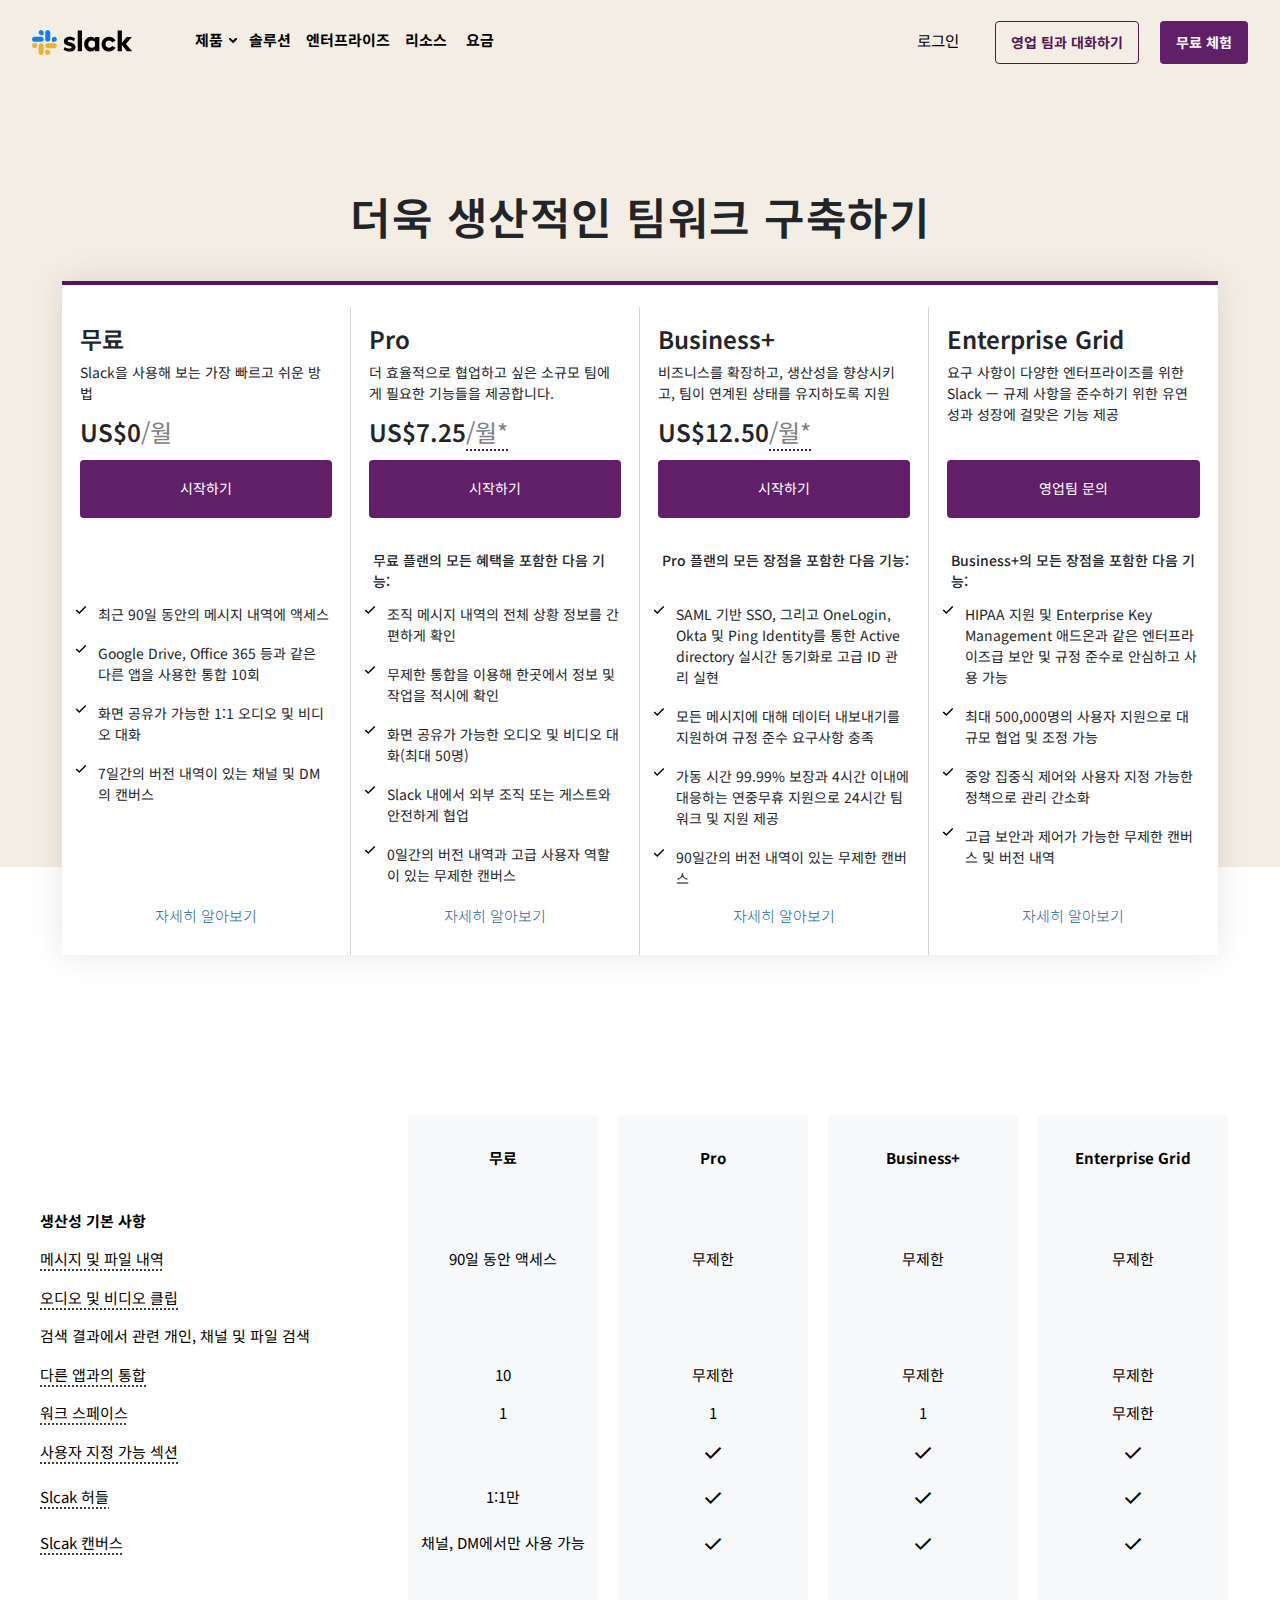
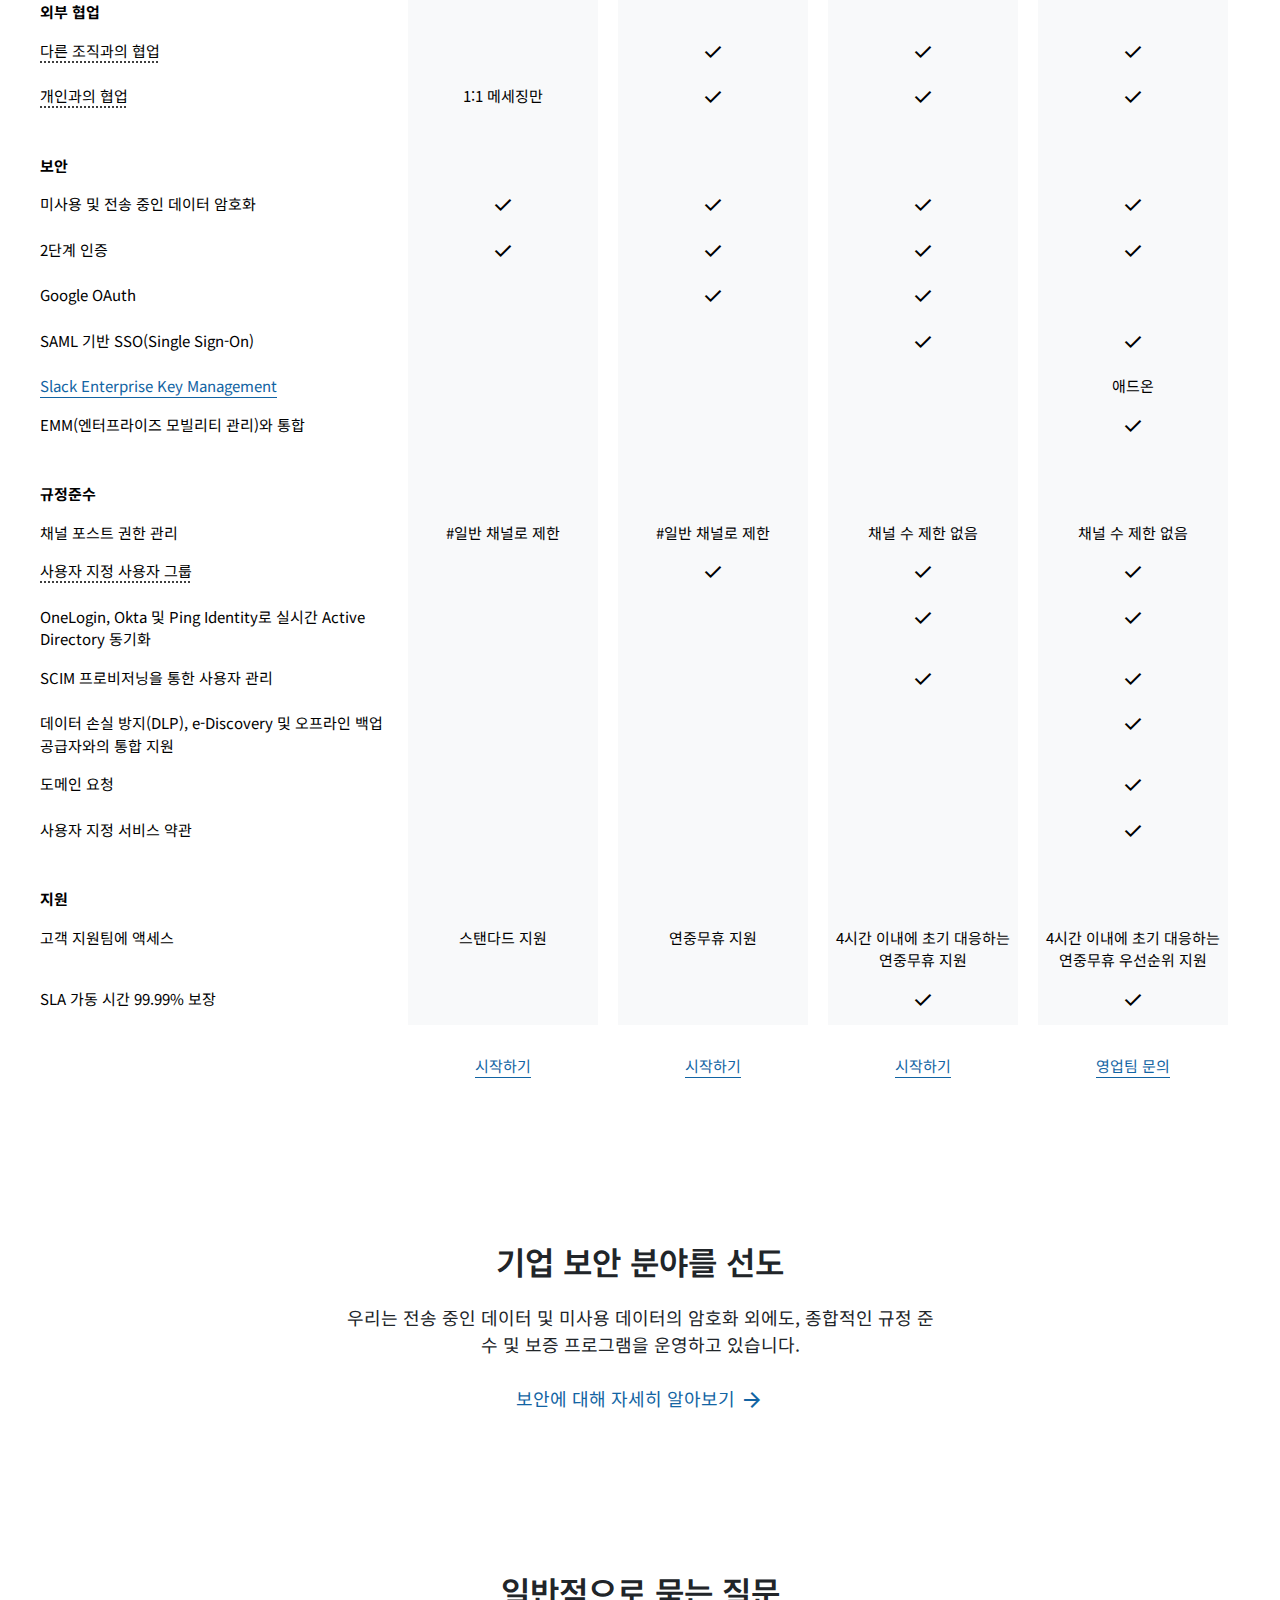
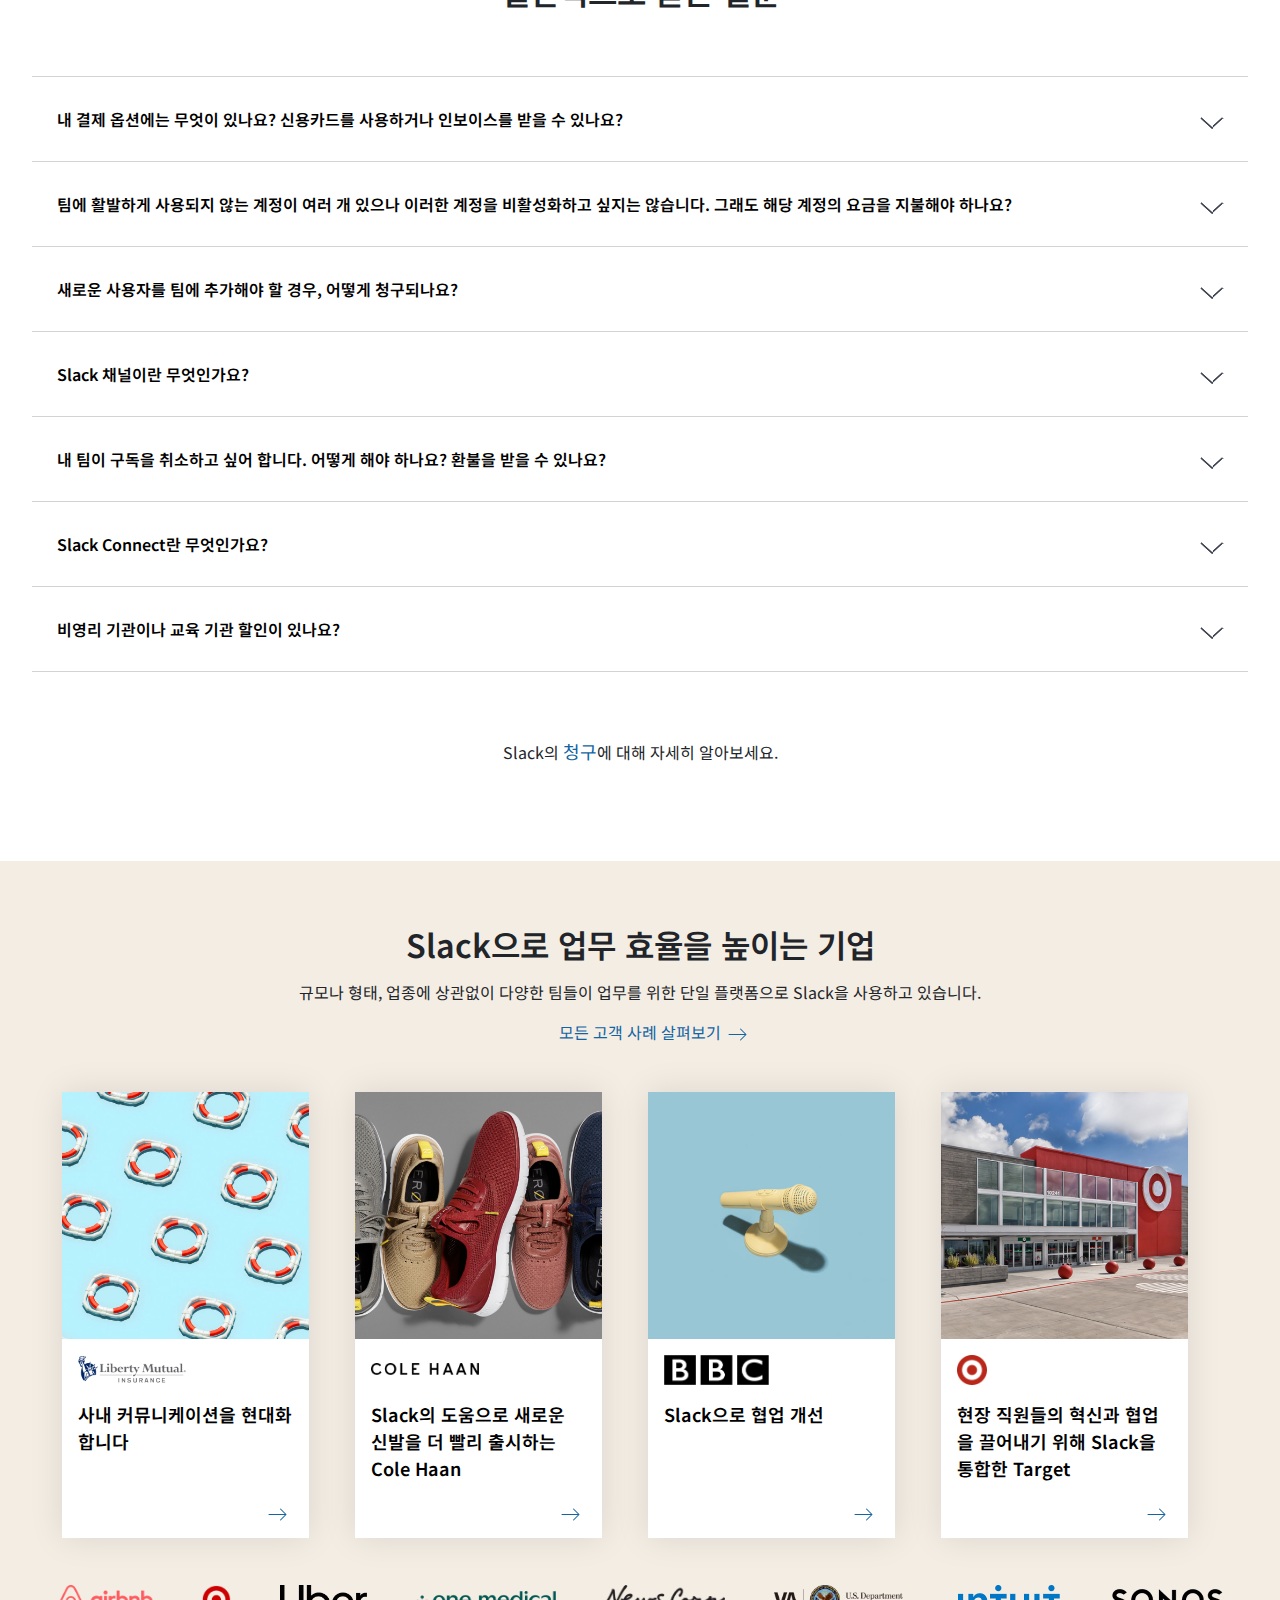
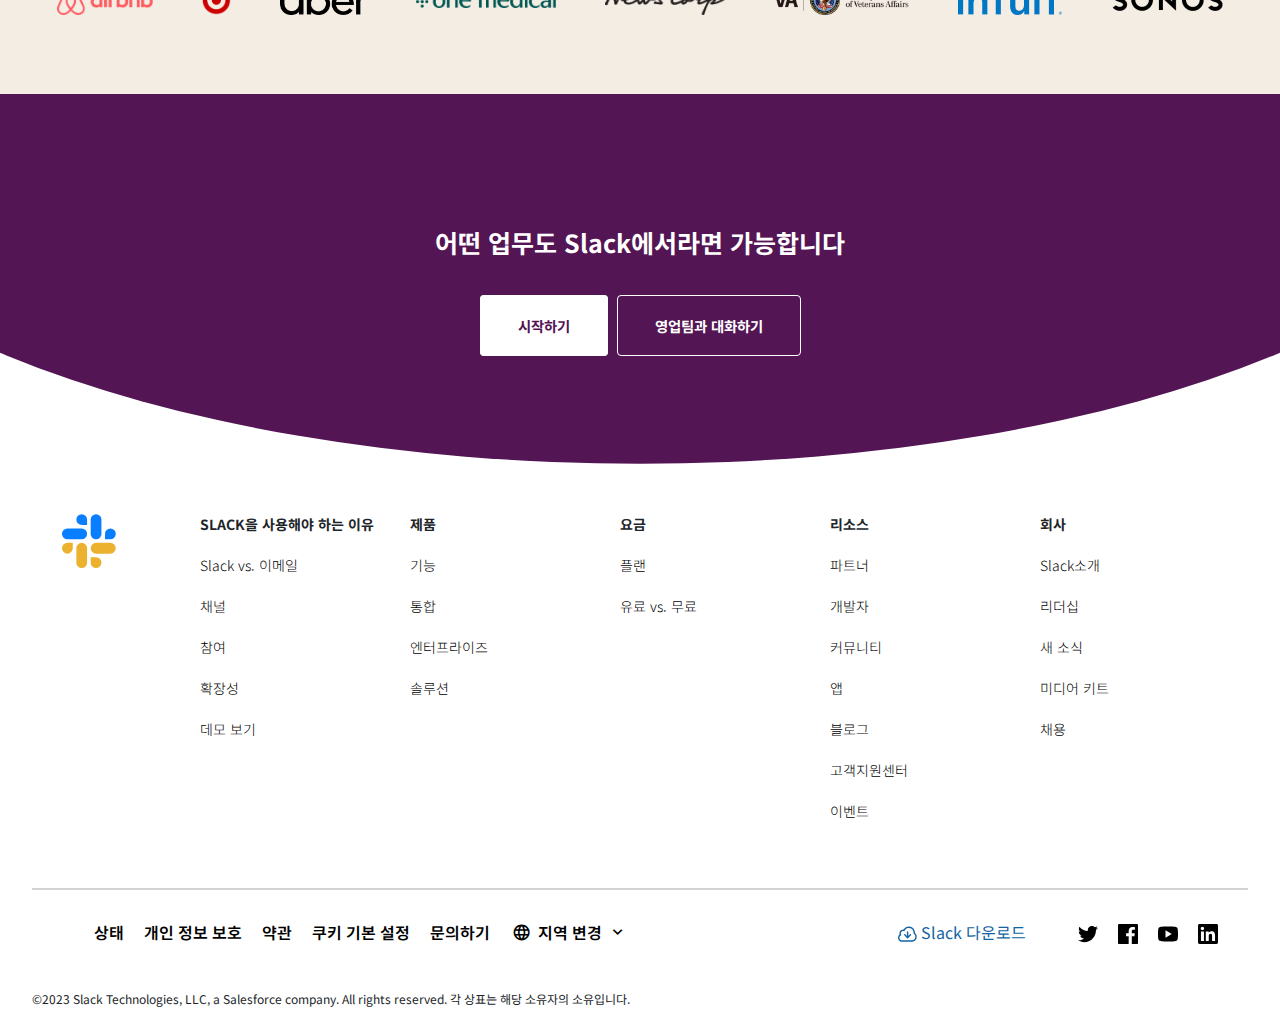
<file: pay.html>
<!DOCTYPE html>
<html lang="ko">
  <head>
    <meta charset="UTF-8" />
    <meta http-equiv="X-UA-Compatible" content="IE=edge" />
    <meta name="viewport" content="width=device-width, initial-scale=1.0" />
    <title>요금 | Slack</title>
    <link rel="icon" href="img/favicon-32-ua.png" />
    <link
      rel="stylesheet"
      href="https://fonts.googleapis.com/css2?family=Material+Symbols+Outlined:opsz,wght,FILL,GRAD@20..48,100..700,0..1,-50..200"
    />
    <link
      href="https://cdn.jsdelivr.net/npm/bootstrap@5.2.3/dist/css/bootstrap.min.css"
      rel="stylesheet"
    />
    <link rel="stylesheet" href="common.css" />
    <link rel="stylesheet" href="each.css" />
    <script src="https://ajax.googleapis.com/ajax/libs/jquery/3.6.4/jquery.min.js"></script>
  </head>
  <body>
    <div id="wrapper" class="pay">
      <div id="header" class="pay-header">
        <div id="gnb" class="widthNor fontBold lap-hide mob-hide">
          <a href="index.html" id="header_logo">
            <svg
              height="25"
              width="100"
              viewBox="0 0 240 60"
              xmlns="http://www.w3.org/2000/svg"
              shape-rendering="geometricPrecision"
            >
              <title>Slack</title>
              <g fill="none">
                <path
                  d="m75.663 47.477 2.929-6.846c3.207 2.375 7.39 3.632 11.574 3.632 3.068 0 5.02-1.187 5.02-3.003-.07-5.03-18.477-1.118-18.617-13.764-.07-6.427 5.648-11.387 13.737-11.387 4.81 0 9.622 1.188 13.038 3.913l-2.737 6.992c-3.143-2.021-7.025-3.43-10.72-3.43-2.51 0-4.184 1.187-4.184 2.725.07 4.96 18.618 2.235 18.827 14.322 0 6.567-5.579 11.178-13.528 11.178-5.856 0-11.225-1.397-15.34-4.332m116.629-9.325a8.498 8.498 0 0 1 -7.405 4.33c-4.698 0-8.506-3.816-8.506-8.523s3.808-8.523 8.506-8.523a8.498 8.498 0 0 1 7.405 4.33l8.143-4.52c-3.05-5.451-8.868-9.137-15.548-9.137-9.839 0-17.815 7.991-17.815 17.85 0 9.858 7.976 17.85 17.815 17.85 6.68 0 12.498-3.686 15.548-9.137zm-82.477 12.958h10.18v-49.86h-10.179zm95.761-49.86v49.86h10.18v-14.938l12.063 14.938h13.012l-15.34-17.746 14.224-16.559h-12.454l-11.505 13.767v-29.322zm-54.218 15.557v4.053c-1.673-2.795-5.787-4.751-10.11-4.751-8.925 0-15.967 7.895-15.967 17.815s7.042 17.885 15.967 17.885c4.323 0 8.437-1.956 10.11-4.751v4.052h10.18v-34.303zm0 21.414c-1.464 2.445-4.532 4.26-7.948 4.26-4.699 0-8.507-3.815-8.507-8.522s3.808-8.523 8.507-8.523c3.416 0 6.484 1.886 7.948 4.4z"
                  fill="#ffffff"
                ></path>
                <path
                  d="m21.902.148c-3.299 0-5.973 2.68-5.973 5.985a5.979 5.979 0 0 0 5.973 5.985h5.974v-5.985a5.98 5.98 0 0 0 -5.974-5.985m0 15.96h-15.929c-3.299 0-5.973 2.68-5.973 5.986 0 3.305 2.674 5.985 5.973 5.985h15.93c3.298 0 5.973-2.68 5.973-5.985 0-3.306-2.675-5.986-5.974-5.986"
                  fill="#097eff"
                ></path>
                <path
                  d="m59.734 22.094c0-3.306-2.675-5.986-5.974-5.986s-5.973 2.68-5.973 5.986v5.985h5.973a5.98 5.98 0 0 0 5.974-5.985m-15.929 0v-15.961a5.98 5.98 0 0 0 -5.974-5.985c-3.299 0-5.973 2.68-5.973 5.985v15.96c0 3.307 2.674 5.987 5.973 5.987a5.98 5.98 0 0 0 5.974-5.985"
                  fill="#097eff"
                ></path>
                <path
                  d="m37.831 60a5.98 5.98 0 0 0 5.974-5.985 5.98 5.98 0 0 0 -5.974-5.985h-5.973v5.985c0 3.305 2.674 5.985 5.973 5.985m0-15.96h15.93c3.298 0 5.973-2.68 5.973-5.986a5.98 5.98 0 0 0 -5.974-5.985h-15.929c-3.299 0-5.973 2.68-5.973 5.985a5.979 5.979 0 0 0 5.973 5.985"
                  fill="#ecb12f"
                ></path>
                <path
                  d="m0 38.054a5.979 5.979 0 0 0 5.973 5.985 5.98 5.98 0 0 0 5.974-5.985v-5.985h-5.974c-3.299 0-5.973 2.68-5.973 5.985m15.929 0v15.96c0 3.306 2.674 5.986 5.973 5.986a5.98 5.98 0 0 0 5.974-5.985v-15.961a5.979 5.979 0 0 0 -5.974-5.985c-3.299 0-5.973 2.68-5.973 5.985"
                  fill="#ecb12f"
                ></path>
              </g>
            </svg>
          </a>
          <ul>
            <li>
              <a href="#"
                >제품<svg
                  xmlns="http://www.w3.org/2000/svg"
                  width="8"
                  height="5"
                  viewBox="0 0 8 5"
                  fill="none"
                >
                  <path
                    d="M7 1L4 4L1 1"
                    stroke="white"
                    stroke-width="2"
                    stroke-linecap="round"
                    stroke-linejoin="round"
                  /></svg
              ></a>
              <ul>
                <li><a href="#">기능</a></li>
                <li><a href="#">채널</a></li>
                <li><a href="#">통합</a></li>
                <li><a href="#">보안</a></li>
                <li><a href="#">Slack Connect</a></li>
                <li><a href="#">고객</a></li>
                <li>
                  <a href="#">
                    <span class="material-symbols-outlined"
                      >cloud_download</span
                    >
                    <span>Slack 다운로드</span></a
                  >
                </li>
              </ul>
            </li>
            <li><a href="solution.html">솔루션</a></li>
            <li><a href="enterprise.html">엔터프라이즈</a></li>
            <li><a href="resource.html">리소스</a></li>
            <li><a href="pay.html">요금</a></li>
          </ul>
          <div id="sign">
            <a href="#">로그인</a>
            <a href="#" class="purLn_btn btn">영업 팀과 대화하기</a>
            <a href="#" class="purple_btn btn">무료 체험</a>
          </div>
        </div>
        <div id="mob_gnb" class="desk-hide">
          <div id="markNav">
            <a href="index.html" id="markNav_logo">
              <svg
                height="25"
                width="100"
                viewBox="0 0 240 60"
                xmlns="http://www.w3.org/2000/svg"
                shape-rendering="geometricPrecision"
              >
                <title>Slack</title>
                <g fill="none">
                  <path
                    d="m75.663 47.477 2.929-6.846c3.207 2.375 7.39 3.632 11.574 3.632 3.068 0 5.02-1.187 5.02-3.003-.07-5.03-18.477-1.118-18.617-13.764-.07-6.427 5.648-11.387 13.737-11.387 4.81 0 9.622 1.188 13.038 3.913l-2.737 6.992c-3.143-2.021-7.025-3.43-10.72-3.43-2.51 0-4.184 1.187-4.184 2.725.07 4.96 18.618 2.235 18.827 14.322 0 6.567-5.579 11.178-13.528 11.178-5.856 0-11.225-1.397-15.34-4.332m116.629-9.325a8.498 8.498 0 0 1 -7.405 4.33c-4.698 0-8.506-3.816-8.506-8.523s3.808-8.523 8.506-8.523a8.498 8.498 0 0 1 7.405 4.33l8.143-4.52c-3.05-5.451-8.868-9.137-15.548-9.137-9.839 0-17.815 7.991-17.815 17.85 0 9.858 7.976 17.85 17.815 17.85 6.68 0 12.498-3.686 15.548-9.137zm-82.477 12.958h10.18v-49.86h-10.179zm95.761-49.86v49.86h10.18v-14.938l12.063 14.938h13.012l-15.34-17.746 14.224-16.559h-12.454l-11.505 13.767v-29.322zm-54.218 15.557v4.053c-1.673-2.795-5.787-4.751-10.11-4.751-8.925 0-15.967 7.895-15.967 17.815s7.042 17.885 15.967 17.885c4.323 0 8.437-1.956 10.11-4.751v4.052h10.18v-34.303zm0 21.414c-1.464 2.445-4.532 4.26-7.948 4.26-4.699 0-8.507-3.815-8.507-8.522s3.808-8.523 8.507-8.523c3.416 0 6.484 1.886 7.948 4.4z"
                    fill="#000000"
                  ></path>
                  <path
                    d="m21.902.148c-3.299 0-5.973 2.68-5.973 5.985a5.979 5.979 0 0 0 5.973 5.985h5.974v-5.985a5.98 5.98 0 0 0 -5.974-5.985m0 15.96h-15.929c-3.299 0-5.973 2.68-5.973 5.986 0 3.305 2.674 5.985 5.973 5.985h15.93c3.298 0 5.973-2.68 5.973-5.985 0-3.306-2.675-5.986-5.974-5.986"
                    fill="#097eff"
                  ></path>
                  <path
                    d="m59.734 22.094c0-3.306-2.675-5.986-5.974-5.986s-5.973 2.68-5.973 5.986v5.985h5.973a5.98 5.98 0 0 0 5.974-5.985m-15.929 0v-15.961a5.98 5.98 0 0 0 -5.974-5.985c-3.299 0-5.973 2.68-5.973 5.985v15.96c0 3.307 2.674 5.987 5.973 5.987a5.98 5.98 0 0 0 5.974-5.985"
                    fill="#097eff"
                  ></path>
                  <path
                    d="m37.831 60a5.98 5.98 0 0 0 5.974-5.985 5.98 5.98 0 0 0 -5.974-5.985h-5.973v5.985c0 3.305 2.674 5.985 5.973 5.985m0-15.96h15.93c3.298 0 5.973-2.68 5.973-5.986a5.98 5.98 0 0 0 -5.974-5.985h-15.929c-3.299 0-5.973 2.68-5.973 5.985a5.979 5.979 0 0 0 5.973 5.985"
                    fill="#ecb12f"
                  ></path>
                  <path
                    d="m0 38.054a5.979 5.979 0 0 0 5.973 5.985 5.98 5.98 0 0 0 5.974-5.985v-5.985h-5.974c-3.299 0-5.973 2.68-5.973 5.985m15.929 0v15.96c0 3.306 2.674 5.986 5.973 5.986a5.98 5.98 0 0 0 5.974-5.985v-15.961a5.979 5.979 0 0 0 -5.974-5.985c-3.299 0-5.973 2.68-5.973 5.985"
                    fill="#ecb12f"
                  ></path>
                </g>
              </svg>
            </a>
            <button
              id="nav_open_btn"
              onclick="document.querySelector('#concealNav').style.transform='translateX(0%)';"
            >
              <span class="material-symbols-outlined"> menu </span>
            </button>
          </div>
          <div id="concealNav">
            <div>
              <a href="index.html" id="concealNav_logo">
                <svg
                  width="125"
                  viewBox="0 0 240 60"
                  xmlns="http://www.w3.org/2000/svg"
                  shape-rendering="geometricPrecision"
                >
                  <title>Slack</title>
                  <g fill="none">
                    <path
                      d="m75.663 47.477 2.929-6.846c3.207 2.375 7.39 3.632 11.574 3.632 3.068 0 5.02-1.187 5.02-3.003-.07-5.03-18.477-1.118-18.617-13.764-.07-6.427 5.648-11.387 13.737-11.387 4.81 0 9.622 1.188 13.038 3.913l-2.737 6.992c-3.143-2.021-7.025-3.43-10.72-3.43-2.51 0-4.184 1.187-4.184 2.725.07 4.96 18.618 2.235 18.827 14.322 0 6.567-5.579 11.178-13.528 11.178-5.856 0-11.225-1.397-15.34-4.332m116.629-9.325a8.498 8.498 0 0 1 -7.405 4.33c-4.698 0-8.506-3.816-8.506-8.523s3.808-8.523 8.506-8.523a8.498 8.498 0 0 1 7.405 4.33l8.143-4.52c-3.05-5.451-8.868-9.137-15.548-9.137-9.839 0-17.815 7.991-17.815 17.85 0 9.858 7.976 17.85 17.815 17.85 6.68 0 12.498-3.686 15.548-9.137zm-82.477 12.958h10.18v-49.86h-10.179zm95.761-49.86v49.86h10.18v-14.938l12.063 14.938h13.012l-15.34-17.746 14.224-16.559h-12.454l-11.505 13.767v-29.322zm-54.218 15.557v4.053c-1.673-2.795-5.787-4.751-10.11-4.751-8.925 0-15.967 7.895-15.967 17.815s7.042 17.885 15.967 17.885c4.323 0 8.437-1.956 10.11-4.751v4.052h10.18v-34.303zm0 21.414c-1.464 2.445-4.532 4.26-7.948 4.26-4.699 0-8.507-3.815-8.507-8.522s3.808-8.523 8.507-8.523c3.416 0 6.484 1.886 7.948 4.4z"
                      fill="#000000"
                    ></path>
                    <path
                      d="m21.902.148c-3.299 0-5.973 2.68-5.973 5.985a5.979 5.979 0 0 0 5.973 5.985h5.974v-5.985a5.98 5.98 0 0 0 -5.974-5.985m0 15.96h-15.929c-3.299 0-5.973 2.68-5.973 5.986 0 3.305 2.674 5.985 5.973 5.985h15.93c3.298 0 5.973-2.68 5.973-5.985 0-3.306-2.675-5.986-5.974-5.986"
                      fill="#097eff"
                    ></path>
                    <path
                      d="m59.734 22.094c0-3.306-2.675-5.986-5.974-5.986s-5.973 2.68-5.973 5.986v5.985h5.973a5.98 5.98 0 0 0 5.974-5.985m-15.929 0v-15.961a5.98 5.98 0 0 0 -5.974-5.985c-3.299 0-5.973 2.68-5.973 5.985v15.96c0 3.307 2.674 5.987 5.973 5.987a5.98 5.98 0 0 0 5.974-5.985"
                      fill="#097eff"
                    ></path>
                    <path
                      d="m37.831 60a5.98 5.98 0 0 0 5.974-5.985 5.98 5.98 0 0 0 -5.974-5.985h-5.973v5.985c0 3.305 2.674 5.985 5.973 5.985m0-15.96h15.93c3.298 0 5.973-2.68 5.973-5.986a5.98 5.98 0 0 0 -5.974-5.985h-15.929c-3.299 0-5.973 2.68-5.973 5.985a5.979 5.979 0 0 0 5.973 5.985"
                      fill="#ecb12f"
                    ></path>
                    <path
                      d="m0 38.054a5.979 5.979 0 0 0 5.973 5.985 5.98 5.98 0 0 0 5.974-5.985v-5.985h-5.974c-3.299 0-5.973 2.68-5.973 5.985m15.929 0v15.96c0 3.306 2.674 5.986 5.973 5.986a5.98 5.98 0 0 0 5.974-5.985v-15.961a5.979 5.979 0 0 0 -5.974-5.985c-3.299 0-5.973 2.68-5.973 5.985"
                      fill="#ecb12f"
                    ></path>
                  </g>
                </svg>
              </a>
              <button
                id="nav_close_btn"
                onclick="document.querySelector('#concealNav').style.transform='translateX(100%)';"
              >
                <title>메뉴 닫기</title>
                <span class="material-symbols-outlined"> close </span>
              </button>
            </div>
            <ul>
              <li>
                <a href="#">제품</a>
                <ul>
                  <li><a href="#">기능</a></li>
                  <li><a href="#">채널</a></li>
                  <li><a href="#">통합</a></li>
                  <li><a href="#">보안</a></li>
                  <li><a href="#">Slack Connect</a></li>
                  <li><a href="#">고객</a></li>
                </ul>
              </li>
              <li><a href="solution.html">솔루션</a></li>
              <li><a href="enterprise.html">엔터프라이즈</a></li>
              <li><a href="resource.html">리소스</a></li>
              <li><a href="pay.html">요금</a></li>
              <li><a href="#">로그인</a></li>
            </ul>
            <div>
              <a href="#" class="purLn_btn btn">로그인</a>
              <a href="#" class="purple_btn btn">SLACK 다운로드</a>
            </div>
          </div>
        </div>
      </div>
      <div id="main">
        <div class="pay-price-table">
          <div class="widthNor">
            <h1>더욱 생산적인 팀워크 구축하기</h1>
            <div class="widthNor">
              <div>
                <div>
                  <h3>무료</h3>
                  <p>Slack을 사용해 보는 가장 빠르고 쉬운 방법</p>
                  <h3>US$0<span>/월</span></h3>
                </div>
                <a href="#" class="btn purple_btn mob-hide">시작하기</a>
                <div>
                  <p></p>
                  <ul>
                    <li>최근 90일 동안의 메시지 내역에 액세스</li>
                    <li>
                      Google Drive, Office 365 등과 같은 다른 앱을 사용한 통합
                      10회
                    </li>
                    <li>화면 공유가 가능한 1:1 오디오 및 비디오 대화</li>
                    <li>7일간의 버전 내역이 있는 채널 및 DM의 캔버스</li>
                  </ul>
                </div>
                <a href="#">자세히 알아보기</a>
              </div>
              <div>
                <div>
                  <h3>Pro</h3>
                  <p>
                    더 효율적으로 협업하고 싶은 소규모 팀에게 필요한 기능들을
                    제공합니다.
                  </p>
                  <h3>US$7.25<span>/월*</span></h3>
                </div>
                <a href="#" class="btn purple_btn mob-hide">시작하기</a>
                <div>
                  <p>무료 플랜의 모든 혜택을 포함한 다음 기능:</p>
                  <ul>
                    <li>조직 메시지 내역의 전체 상황 정보를 간편하게 확인</li>
                    <li>
                      무제한 통합을 이용해 한곳에서 정보 및 작업을 적시에 확인
                    </li>
                    <li>화면 공유가 가능한 오디오 및 비디오 대화(최대 50명)</li>
                    <li>Slack 내에서 외부 조직 또는 게스트와 안전하게 협업</li>
                    <li>
                      0일간의 버전 내역과 고급 사용자 역할이 있는 무제한 캔버스
                    </li>
                  </ul>
                </div>
                <a href="#">자세히 알아보기</a>
              </div>
              <div>
                <div>
                  <h3>Business+</h3>
                  <p>
                    비즈니스를 확장하고, 생산성을 향상시키고, 팀이 연계된 상태를
                    유지하도록 지원
                  </p>
                  <h3>US$12.50<span>/월*</span></h3>
                </div>
                <a href="#" class="btn purple_btn mob-hide">시작하기</a>
                <div>
                  <p>Pro 플랜의 모든 장점을 포함한 다음 기능:</p>
                  <ul>
                    <li>
                      SAML 기반 SSO, 그리고 OneLogin, Okta 및 Ping Identity를
                      통한 Active directory 실시간 동기화로 고급 ID 관리 실현
                    </li>
                    <li>
                      모든 메시지에 대해 데이터 내보내기를 지원하여 규정 준수
                      요구사항 충족
                    </li>
                    <li>
                      가동 시간 99.99% 보장과 4시간 이내에 대응하는 연중무휴
                      지원으로 24시간 팀워크 및 지원 제공
                    </li>
                    <li>90일간의 버전 내역이 있는 무제한 캔버스</li>
                  </ul>
                </div>
                <a href="#">자세히 알아보기</a>
              </div>
              <div>
                <div>
                  <h3>Enterprise Grid</h3>
                  <p>
                    요구 사항이 다양한 엔터프라이즈를 위한 Slack — 규제 사항을
                    준수하기 위한 유연성과 성장에 걸맞은 기능 제공
                  </p>
                  <h3></h3>
                </div>
                <a href="#" class="btn purple_btn">영업팀 문의</a>
                <div>
                  <p>Business+의 모든 장점을 포함한 다음 기능:</p>
                  <ul>
                    <li>
                      HIPAA 지원 및 Enterprise Key Management 애드온과 같은
                      엔터프라이즈급 보안 및 규정 준수로 안심하고 사용 가능
                    </li>
                    <li>
                      최대 500,000명의 사용자 지원으로 대규모 협업 및 조정 가능
                    </li>
                    <li>
                      중앙 집중식 제어와 사용자 지정 가능한 정책으로 관리 간소화
                    </li>
                    <li>
                      고급 보안과 제어가 가능한 무제한 캔버스 및 버전 내역
                    </li>
                  </ul>
                </div>
                <a href="">자세히 알아보기</a>
              </div>
            </div>
          </div>
        </div>
        <div class="widthNor pay-compare-table lap-hide mob-hide">
          <table class="table table-hover table-borderless">
            <thead>
              <tr>
                <th scope="col"></th>
                <th scope="col" class="table-light">무료</th>
                <th scope="col"></th>
                <th scope="col" class="table-light">Pro</th>
                <th scope="col"></th>
                <th scope="col" class="table-light">Business+</th>
                <th scope="col"></th>
                <th scope="col" class="table-light">Enterprise Grid</th>
                <th scope="col"></th>
              </tr>
              <tr>
                <th scope="row">생산성 기본 사항</th>
                <td scope="row" class="table-light"></td>
                <td scope="row"></td>
                <td scope="row" class="table-light"></td>
                <td scope="row"></td>
                <td scope="row" class="table-light"></td>
                <td scope="row"></td>
                <td scope="row" class="table-light"></td>
                <td scope="row"></td>
              </tr>
            </thead>
            <tbody>
              <tr>
                <td class="dotted-line">메시지 및 파일 내역</td>
                <td class="table-light">90일 동안 액세스</td>
                <td></td>
                <td class="table-light">무제한</td>
                <td></td>
                <td class="table-light">무제한</td>
                <td></td>
                <td class="table-light">무제한</td>
                <td></td>
              </tr>
              <tr>
                <td class="dotted-line">오디오 및 비디오 클립</td>
                <td class="table-light"></td>
                <td></td>
                <td class="table-light"></td>
                <td></td>
                <td class="table-light"></td>
                <td></td>
                <td class="table-light"></td>
                <td></td>
              </tr>
              <tr>
                <td>검색 결과에서 관련 개인, 채널 및 파일 검색</td>
                <td class="table-light"></td>
                <td></td>
                <td class="table-light"></td>
                <td></td>
                <td class="table-light"></td>
                <td></td>
                <td class="table-light"></td>
                <td></td>
              </tr>
              <tr>
                <td class="dotted-line">다른 앱과의 통합</td>
                <td class="table-light">10</td>
                <td></td>
                <td class="table-light">무제한</td>
                <td></td>
                <td class="table-light">무제한</td>
                <td></td>
                <td class="table-light">무제한</td>
                <td></td>
              </tr>
              <tr>
                <td class="dotted-line">워크 스페이스</td>
                <td class="table-light">1</td>
                <td></td>
                <td class="table-light">1</td>
                <td></td>
                <td class="table-light">1</td>
                <td></td>
                <td class="table-light">무제한</td>
                <td></td>
              </tr>
              <tr>
                <td class="dotted-line">사용자 지정 가능 섹션</td>
                <td class="table-light"></td>
                <td></td>
                <td class="table-light">
                  <span class="material-symbols-outlined">done</span>
                </td>
                <td></td>
                <td class="table-light">
                  <span class="material-symbols-outlined">done</span>
                </td>
                <td></td>
                <td class="table-light">
                  <span class="material-symbols-outlined">done</span>
                </td>
                <td></td>
              </tr>
              <tr>
                <td class="dotted-line">Slcak 허들</td>
                <td class="table-light">1:1만</td>
                <td></td>
                <td class="table-light">
                  <span class="material-symbols-outlined">done</span>
                </td>
                <td></td>
                <td class="table-light">
                  <span class="material-symbols-outlined">done</span>
                </td>
                <td></td>
                <td class="table-light">
                  <span class="material-symbols-outlined">done</span>
                </td>
                <td></td>
              </tr>
              <tr>
                <td class="dotted-line">Slcak 캔버스</td>
                <td class="table-light">채널, DM에서만 사용 가능</td>
                <td></td>
                <td class="table-light">
                  <span class="material-symbols-outlined">done</span>
                </td>
                <td></td>
                <td class="table-light">
                  <span class="material-symbols-outlined">done</span>
                </td>
                <td></td>
                <td class="table-light">
                  <span class="material-symbols-outlined">done</span>
                </td>
                <td></td>
              </tr>
            </tbody>
            <thead>
              <tr>
                <th scope="row">외부 협업</th>
                <td scope="row" class="table-light"></td>
                <td scope="row"></td>
                <td scope="row" class="table-light"></td>
                <td scope="row"></td>
                <td scope="row" class="table-light"></td>
                <td scope="row"></td>
                <td scope="row" class="table-light"></td>
                <td scope="row"></td>
              </tr>
            </thead>
            <tbody>
              <tr>
                <td class="dotted-line">다른 조직과의 협업</td>
                <td class="table-light"></td>
                <td></td>
                <td class="table-light">
                  <span class="material-symbols-outlined">done</span>
                </td>
                <td></td>
                <td class="table-light">
                  <span class="material-symbols-outlined">done</span>
                </td>
                <td></td>
                <td class="table-light">
                  <span class="material-symbols-outlined">done</span>
                </td>
                <td></td>
              </tr>
              <tr>
                <td class="dotted-line">개인과의 협업</td>
                <td class="table-light">1:1 메세징만</td>
                <td></td>
                <td class="table-light">
                  <span class="material-symbols-outlined">done</span>
                </td>
                <td></td>
                <td class="table-light">
                  <span class="material-symbols-outlined">done</span>
                </td>
                <td></td>
                <td class="table-light">
                  <span class="material-symbols-outlined">done</span>
                </td>
                <td></td>
              </tr>
            </tbody>
            <thead>
              <tr>
                <th scope="row">보안</th>
                <td scope="row" class="table-light"></td>
                <td scope="row"></td>
                <td scope="row" class="table-light"></td>
                <td scope="row"></td>
                <td scope="row" class="table-light"></td>
                <td scope="row"></td>
                <td scope="row" class="table-light"></td>
                <td scope="row"></td>
              </tr>
            </thead>
            <tbody>
              <tr>
                <td>미사용 및 전송 중인 데이터 암호화</td>
                <td class="table-light">
                  <span class="material-symbols-outlined">done</span>
                </td>
                <td></td>
                <td class="table-light">
                  <span class="material-symbols-outlined">done</span>
                </td>
                <td></td>
                <td class="table-light">
                  <span class="material-symbols-outlined">done</span>
                </td>
                <td></td>
                <td class="table-light">
                  <span class="material-symbols-outlined">done</span>
                </td>
                <td></td>
              </tr>
              <tr>
                <td>2단계 인증</td>
                <td class="table-light">
                  <span class="material-symbols-outlined">done</span>
                </td>
                <td></td>
                <td class="table-light">
                  <span class="material-symbols-outlined">done</span>
                </td>
                <td></td>
                <td class="table-light">
                  <span class="material-symbols-outlined">done</span>
                </td>
                <td></td>
                <td class="table-light">
                  <span class="material-symbols-outlined">done</span>
                </td>
                <td></td>
              </tr>
              <tr>
                <td>Google OAuth</td>
                <td class="table-light"></td>
                <td></td>
                <td class="table-light">
                  <span class="material-symbols-outlined">done</span>
                </td>
                <td></td>
                <td class="table-light">
                  <span class="material-symbols-outlined">done</span>
                </td>
                <td></td>
                <td class="table-light"></td>
                <td></td>
              </tr>
              <tr>
                <td>SAML 기반 SSO(Single Sign-On)</td>
                <td class="table-light"></td>
                <td></td>
                <td class="table-light"></td>
                <td></td>
                <td class="table-light">
                  <span class="material-symbols-outlined">done</span>
                </td>
                <td></td>
                <td class="table-light">
                  <span class="material-symbols-outlined">done</span>
                </td>
                <td></td>
              </tr>
              <tr>
                <td><a href="#">Slack Enterprise Key Management</a></td>
                <td class="table-light"></td>
                <td></td>
                <td class="table-light"></td>
                <td></td>
                <td class="table-light"></td>
                <td></td>
                <td class="table-light">애드온</td>
                <td></td>
              </tr>
              <tr>
                <td>EMM(엔터프라이즈 모빌리티 관리)와 통합</td>
                <td class="table-light"></td>
                <td></td>
                <td class="table-light"></td>
                <td></td>
                <td class="table-light"></td>
                <td></td>
                <td class="table-light">
                  <span class="material-symbols-outlined">done</span>
                </td>
                <td></td>
              </tr>
            </tbody>
            <thead>
              <tr>
                <th scope="row">규정준수</th>
                <td scope="row" class="table-light"></td>
                <td scope="row"></td>
                <td scope="row" class="table-light"></td>
                <td scope="row"></td>
                <td scope="row" class="table-light"></td>
                <td scope="row"></td>
                <td scope="row" class="table-light"></td>
                <td scope="row"></td>
              </tr>
            </thead>
            <tbody>
              <tr>
                <td>채널 포스트 권한 관리</td>
                <td class="table-light">#일반 채널로 제한</td>
                <td></td>
                <td class="table-light">#일반 채널로 제한</td>
                <td></td>
                <td class="table-light">채널 수 제한 없음</td>
                <td></td>
                <td class="table-light">채널 수 제한 없음</td>
                <td></td>
              </tr>
              <tr>
                <td class="dotted-line">사용자 지정 사용자 그룹</td>
                <td class="table-light"></td>
                <td></td>
                <td class="table-light">
                  <span class="material-symbols-outlined">done</span>
                </td>
                <td></td>
                <td class="table-light">
                  <span class="material-symbols-outlined">done</span>
                </td>
                <td></td>
                <td class="table-light">
                  <span class="material-symbols-outlined">done</span>
                </td>
                <td></td>
              </tr>
              <tr>
                <td>
                  OneLogin, Okta 및 Ping Identity로 실시간 Active Directory
                  동기화
                </td>
                <td class="table-light"></td>
                <td></td>
                <td class="table-light"></td>
                <td></td>
                <td class="table-light">
                  <span class="material-symbols-outlined">done</span>
                </td>
                <td></td>
                <td class="table-light">
                  <span class="material-symbols-outlined">done</span>
                </td>
                <td></td>
              </tr>
              <tr>
                <td>SCIM 프로비저닝을 통한 사용자 관리</td>
                <td class="table-light"></td>
                <td></td>
                <td class="table-light"></td>
                <td></td>
                <td class="table-light">
                  <span class="material-symbols-outlined">done</span>
                </td>
                <td></td>
                <td class="table-light">
                  <span class="material-symbols-outlined">done</span>
                </td>
                <td></td>
              </tr>
              <tr>
                <td>
                  데이터 손실 방지(DLP), e-Discovery 및 오프라인 백업 공급자와의
                  통합 지원
                </td>
                <td class="table-light"></td>
                <td></td>
                <td class="table-light"></td>
                <td></td>
                <td class="table-light"></td>
                <td></td>
                <td class="table-light">
                  <span class="material-symbols-outlined">done</span>
                </td>
                <td></td>
              </tr>
              <tr>
                <td>도메인 요청</td>
                <td class="table-light"></td>
                <td></td>
                <td class="table-light"></td>
                <td></td>
                <td class="table-light"></td>
                <td></td>
                <td class="table-light">
                  <span class="material-symbols-outlined">done</span>
                </td>
                <td></td>
              </tr>
              <tr>
                <td>사용자 지정 서비스 약관</td>
                <td class="table-light"></td>
                <td></td>
                <td class="table-light"></td>
                <td></td>
                <td class="table-light"></td>
                <td></td>
                <td class="table-light">
                  <span class="material-symbols-outlined">done</span>
                </td>
                <td></td>
              </tr>
            </tbody>
            <thead>
              <tr>
                <th scope="row">지원</th>
                <td scope="row" class="table-light"></td>
                <td scope="row"></td>
                <td scope="row" class="table-light"></td>
                <td scope="row"></td>
                <td scope="row" class="table-light"></td>
                <td scope="row"></td>
                <td scope="row" class="table-light"></td>
                <td scope="row"></td>
              </tr>
            </thead>
            <tbody>
              <tr>
                <td>고객 지원팀에 액세스</td>
                <td class="table-light">스탠다드 지원</td>
                <td></td>
                <td class="table-light">연중무휴 지원</td>
                <td></td>
                <td class="table-light">
                  4시간 이내에 초기 대응하는 연중무휴 지원
                </td>
                <td></td>
                <td class="table-light">
                  4시간 이내에 초기 대응하는 연중무휴 우선순위 지원
                </td>
                <td></td>
              </tr>
              <tr>
                <td>SLA 가동 시간 99.99% 보장</td>
                <td class="table-light"></td>
                <td></td>
                <td class="table-light"></td>
                <td></td>
                <td class="table-light">
                  <span class="material-symbols-outlined">done</span>
                </td>
                <td></td>
                <td class="table-light">
                  <span class="material-symbols-outlined">done</span>
                </td>
                <td></td>
              </tr>
            </tbody>
            <thead>
              <tr>
                <td></td>
                <td><a href="#">시작하기</a></td>
                <td></td>
                <td><a href="#">시작하기</a></td>
                <td></td>
                <td><a href="#">시작하기</a></td>
                <td></td>
                <td><a href="#">영업팀 문의</a></td>
                <td></td>
              </tr>
            </thead>
          </table>
        </div>
        <div class="widthNor pay-security-section">
          <h2>기업 보안 분야를 선도</h2>
          <p>
            우리는 전송 중인 데이터 및 미사용 데이터의 암호화 외에도, 종합적인
            규정 준수 및 보증 프로그램을 운영하고 있습니다.
          </p>
          <a href="#" class="link_hov"
            >보안에 대해 자세히 알아보기
            <span class="material-symbols-outlined"> arrow_forward </span></a
          >
        </div>
        <div class="widthNor qna-section">
          <h3>일반적으로 묻는 질문</h3>
          <ul>
            <li>
              <button>
                내 결제 옵션에는 무엇이 있나요? 신용카드를 사용하거나 인보이스를
                받을 수 있나요?
              </button>
              <p>
                신용카드를 사용해 모든 플랜의 요금을 결제할 수 있습니다. 연간
                구독에 가입하고 US$5,000 이상을 사용할 계획이시라면, 1년
                기준으로 인보이스를 받으실 수 있습니다. 자세한 정보를 얻으려면
                <a href="#">고객지원센터</a>를 방문하세요. 이 프로세스를
                시작하려면 <a href="#">당사에 문의</a>해주세요.
              </p>
            </li>
            <li>
              <button>
                팀에 활발하게 사용되지 않는 계정이 여러 개 있으나 이러한 계정을
                비활성화하고 싶지는 않습니다. 그래도 해당 계정의 요금을 지불해야
                하나요?
              </button>
              <p>
                Slack에서는 회원님의 모든 팀원이 활성 상태인지 매일 확인합니다.
                일정 기간 동안 비활성 상태인 개인에 대한 청구를 중단하고, 이미
                비용을 지불한 기간 중 남은 기간을 기준으로 계산된 비용을
                회원님의 계정에 지급해드립니다. 항상 공정하게 사용한 양 만큼만
                비용이 청구합니다!
              </p>
            </li>
            <li>
              <button>
                새로운 사용자를 팀에 추가해야 할 경우, 어떻게 청구되나요?
              </button>
              <p>
                구독 플랜에 가입하면 크레딧 잔액이 소진될 때까지 크레딧으로
                결제됩니다. 크레딧이 소진된 후에 신용카드로 구독료를 결제합니다.
                크레딧 만료일 이전에 구독 플랜에 가입하면 크레딧이 소진될 때까지
                크레딧을 사용할 수 있습니다.
              </p>
            </li>
            <li>
              <button>Slack 채널이란 무엇인가요?</button>
              <p>
                새 팀 멤버의 계정을 포함하기 위해 현재 청구 기간의 남은 기간을
                기준으로 계산된 요금이 1회 청구됩니다. <br /><br />
                예를 들어, 팀에서 월별 청구 시 매달 활성 사용자당 US$8.75의
                비용이 발생하는 "Pro 플랜"을 사용하고 있다고 가정해보겠습니다.
                청구 기간 10일 차에 새 팀 멤버를 추가할 경우, 해당 월의 잔여
                일수는 20일입니다. 각 사용자당 일일 비용은 US$8.75/30으로,
                등록된 팀의 신용카드에 US$5.83 (US$8.75 / 30일 * 20일)의 금액이
                1회 청구됩니다.
              </p>
            </li>
            <li>
              <button>
                내 팀이 구독을 취소하고 싶어 합니다. 어떻게 해야 하나요? 환불을
                받을 수 있나요?
              </button>
              <div>
                팀 소유자가 팀의 구독 수준을 변경할 수 있습니다. 유료 플랜에서
                무료 플랜으로 다운그레이드할 경우 다음 두 가지 옵션을 사용하실
                수 있습니다.
                <ul>
                  <li>
                    즉시 무료 플랜으로 다운그레이드하실 수 있습니다. 갱신
                    날짜까지 이틀 이상 남은 경우, 남은 기간을 기준으로 계정의
                    잔액을 계산해 팀의 크레딧으로 지급해드립니다. 이후에 이
                    크레딧을 사용해 유료 구독을 다시 활성화하실 수 있습니다.
                  </li>
                  <li>
                    다음 갱신 날짜에 자동으로 무료 플랜으로 다운그레이드하실 수
                    있습니다. 이미 요금을 지불한 청구 기간이 끝날 때까지 현재
                    수준으로 구독이 계속됩니다.
                  </li>
                </ul>
                환불은 받으실 수 없습니다.
              </div>
            </li>
            <li>
              <button>Slack Connect란 무엇인가요?</button>
              <p>
                Slack Connect는 여러 조직이 서로 더 안전하고 생산적으로 소통할
                수 있는 도구입니다. 외부 파트너, 클라이언트, 벤더 등과의 모든
                대화를 Slack으로 옮겨, 이메일을 대체하고 협업을 활성화합니다.
                Enterprise Key Management와 같은 Slack의 엔터프라이즈급 보안
                기능과 규정 준수 표준은 Slack Connect에도 적용됩니다.
                <a href="#">여기</a>에서 Slack Connect에 대해 자세히 알아보세요.
              </p>
            </li>
            <li>
              <button>비영리 기관이나 교육 기관 할인이 있나요?</button>
              <p>
                Slack은 전 세계에서 좋은 일을 하는 사람들을 지원하고자 합니다.
                따라서 적격한 비영리 기관과 교육 기관을 위한 특별 할인가를
                제공하고 있습니다. <br /><a
                  href="#"
                  class="link slack-link link_hov"
                  >비영리 기관을 위한 Slack</a
                >
                <br /><a href="#" class="link slack-link link_hov"
                  >교육 기관을 위한 Slack</a
                >
              </p>
            </li>
          </ul>
          <p>Slack의 <a href="#">청구</a>에 대해 자세히 알아보세요.</p>
        </div>
        <div class="pay-card-section">
          <div class="widthNor">
            <h2>Slack으로 업무 효율을 높이는 기업</h2>
            <p>
              규모나 형태, 업종에 상관없이 다양한 팀들이 업무를 위한 단일
              플랫폼으로 Slack을 사용하고 있습니다.
            </p>
            <a href="#" class="link_hov">모든 고객 사례 살펴보기</a>
            <div class="pay-card-container slide-container widthNor">
              <div class="pay-card-box">
                <a href="#">
                  <img
                    src="img/Slack-Customer-LibertyMutual-hero@2x.jpg"
                    alt=""
                  />
                  <div>
                    <img
                      src="img/LibertyMutual-Color@2x.png"
                      alt="Liberty Mutual"
                    />
                  </div>
                  <p>사내 커뮤니케이션을 현대화 합니다</p>
                </a>
              </div>
              <div class="pay-card-box">
                <a href="#">
                  <img
                    src="img/cole-haan-customer-story-hero-image@2x-1.jpg"
                    alt=""
                  />
                  <div>
                    <img src="img/cole-haan-logo@2x.png" alt="cole haan" />
                  </div>
                  <p>
                    Slack의 도움으로 새로운 신발을 더 빨리 출시하는 Cole Haan
                  </p>
                </a>
              </div>
              <div class="pay-card-box">
                <a href="#">
                  <img src="img/Slack-Customer-Story-BBC@2x.jpg" alt="" />
                  <div><img src="img/BBC-logo@2x.png" alt="bbc" /></div>
                  <p>Slack으로 협업 개선</p>
                </a>
              </div>
              <div class="pay-card-box">
                <a href="#">
                  <img src="img/target-slack-customer@2x-1.jpg" alt="" />
                  <div><img src="img/Target@2x.png" alt="target" /></div>
                  <p>
                    현장 직원들의 혁신과 협업을 끌어내기 위해 Slack을 통합한
                    Target
                  </p>
                </a>
              </div>
            </div>
            <div id="carousel_btn" class="desk-hide lap-hide">
              <button class="dot dot1 active"><span></span></button>
              <button class="dot dot2"><span></span></button>
              <button class="dot dot3"><span></span></button>
              <button class="dot dot4"><span></span></button>
            </div>
            <div class="logoimg">
              <img src="img/logos/airbnb-logo@2x.png" alt="airbnb" />
              <img src="img/logos/target-logo@2x.png" alt="target" />
              <img src="img/logos/uber@2x.png" alt="uber" />
              <img src="img/logos/logo-onemedical@2x.png" alt="onemedical" />
              <img src="img/logos/logo-newscorp.png" alt="newscorp" />
              <img
                src="img/logos/us-department-of-veteran-affairs.png"
                alt="us-department-of-veteran-affairs"
              />
              <img src="img/logos/intuit.png" alt="intuit" />
              <img src="img/logos/logo-sonos.png" alt="sonos" />
            </div>
          </div>
        </div>
      </div>
      <div id="footer">
        <div id="experience">
          <p class="fontWhite">어떤 업무도 Slack에서라면 가능합니다</p>
          <a href="#" class="btn white_btn white_btn_ac fontWhite">시작하기</a>
          <a href="#" class="btn whiteLn_btn whiteLn_btn_ac fontWhite"
            >영업팀과 대화하기</a
          >
        </div>
        <div id="fnb" class="widthNor">
          <a href="index.html">
            <svg
              width="54"
              height="54"
              class="c-nav--footer__svgicon c-slackhash"
              viewBox="0 0 54 54"
              xmlns="http://www.w3.org/2000/svg"
            >
              <g fill="none" fill-rule="evenodd">
                <path
                  d="M19.712.133a5.381 5.381 0 0 0-5.376 5.387 5.381 5.381 0 0 0 5.376 5.386h5.376V5.52A5.381 5.381 0 0 0 19.712.133m0 14.365H5.376A5.381 5.381 0 0 0 0 19.884a5.381 5.381 0 0 0 5.376 5.387h14.336a5.381 5.381 0 0 0 5.376-5.387 5.381 5.381 0 0 0-5.376-5.386"
                  fill="#097eff"
                ></path>
                <path
                  d="M53.76 19.884a5.381 5.381 0 0 0-5.376-5.386 5.381 5.381 0 0 0-5.376 5.386v5.387h5.376a5.381 5.381 0 0 0 5.376-5.387m-14.336 0V5.52A5.381 5.381 0 0 0 34.048.133a5.381 5.381 0 0 0-5.376 5.387v14.364a5.381 5.381 0 0 0 5.376 5.387 5.381 5.381 0 0 0 5.376-5.387"
                  fill="#097eff"
                ></path>
                <path
                  d="M34.048 54a5.381 5.381 0 0 0 5.376-5.387 5.381 5.381 0 0 0-5.376-5.386h-5.376v5.386A5.381 5.381 0 0 0 34.048 54m0-14.365h14.336a5.381 5.381 0 0 0 5.376-5.386 5.381 5.381 0 0 0-5.376-5.387H34.048a5.381 5.381 0 0 0-5.376 5.387 5.381 5.381 0 0 0 5.376 5.386"
                  fill="#ecb12f"
                ></path>
                <path
                  d="M0 34.249a5.381 5.381 0 0 0 5.376 5.386 5.381 5.381 0 0 0 5.376-5.386v-5.387H5.376A5.381 5.381 0 0 0 0 34.25m14.336-.001v14.364A5.381 5.381 0 0 0 19.712 54a5.381 5.381 0 0 0 5.376-5.387V34.25a5.381 5.381 0 0 0-5.376-5.387 5.381 5.381 0 0 0-5.376 5.387"
                  fill="#ecb12f"
                ></path>
              </g>
            </svg>
          </a>
          <div id="fnbNav">
            <ul>
              <li class="fnbMain">SLACK을 사용해야 하는 이유</li>
              <li><a href="#">Slack vs. 이메일</a></li>
              <li><a href="#">채널</a></li>
              <li><a href="#">참여</a></li>
              <li><a href="#">확장성</a></li>
              <li><a href="#">데모 보기</a></li>
            </ul>
            <ul>
              <li class="fnbMain">제품</li>
              <li><a href="#">기능</a></li>
              <li><a href="#">통합</a></li>
              <li><a href="enterprise.html">엔터프라이즈</a></li>
              <li><a href="solution.html">솔루션</a></li>
            </ul>
            <ul>
              <li class="fnbMain">요금</li>
              <li><a href="pay.html">플랜</a></li>
              <li><a href="#">유료 vs. 무료</a></li>
            </ul>
            <ul>
              <li class="fnbMain">리소스</li>
              <li><a href="#">파트너</a></li>
              <li><a href="#">개발자</a></li>
              <li><a href="#">커뮤니티</a></li>
              <li><a href="#">앱</a></li>
              <li><a href="#">블로그</a></li>
              <li><a href="#">고객지원센터</a></li>
              <li><a href="#">이벤트</a></li>
            </ul>
            <ul>
              <li class="fnbMain">회사</li>
              <li><a href="#">Slack소개</a></li>
              <li><a href="#">리더십</a></li>
              <li><a href="#">새 소식</a></li>
              <li><a href="#">미디어 키트</a></li>
              <li><a href="#">채용</a></li>
            </ul>
          </div>
        </div>
        <div class="hr clear"></div>
        <div id="fnbLast" class="widthNor">
          <ul>
            <li><a href="#">상태</a></li>
            <li><a href="#">개인 정보 보호</a></li>
            <li><a href="#">약관</a></li>
            <li><a href="#">쿠키 기본 설정</a></li>
            <li><a href="#">문의하기</a></li>
            <li>
              <a href="#">
                <span class="material-symbols-outlined">language</span>
                <span>지역 변경</span>
                <span class="material-symbols-outlined">expand_more</span>
              </a>
            </li>
          </ul>
          <div class="sns">
            <a href="#" id="fnbDownload">
              <svg
                width="19"
                height="16"
                fill="none"
                xmlns="http://www.w3.org/2000/svg"
              >
                <path
                  d="M3.75938 15.7354C3.07813 15.7354 2.45 15.5572 1.875 15.2009C1.3 14.8445 0.84375 14.3641 0.50625 13.7597C0.16875 13.1552 0 12.4966 0 11.784C0 11.135 0.140625 10.5273 0.421875 9.96101C0.709375 9.39471 1.1 8.93021 1.59375 8.56753C1.4875 8.19212 1.43438 7.8167 1.43438 7.44129C1.43438 6.72864 1.60313 6.07008 1.94063 5.46561C2.27813 4.86113 2.73438 4.38391 3.30938 4.03395C3.88438 3.67763 4.50938 3.49947 5.18438 3.49947C5.28438 3.49947 5.43438 3.50583 5.63438 3.51855C6.19063 2.57684 6.93125 1.83238 7.85625 1.28517C8.7875 0.737961 9.7875 0.464355 10.8563 0.464355C11.9625 0.464355 12.9875 0.75705 13.9313 1.34244C14.875 1.92146 15.6219 2.70728 16.1719 3.6999C16.7281 4.69251 17.0063 5.77421 17.0063 6.94498C17.5563 7.40948 17.9844 7.97896 18.2906 8.65343C18.5969 9.3279 18.75 10.0437 18.75 10.8009C18.75 11.6917 18.5375 12.5157 18.1125 13.2729C17.6938 14.0301 17.125 14.6282 16.4063 15.0672C15.6938 15.5126 14.9125 15.7354 14.0625 15.7354H3.75938ZM14.0625 14.3037C14.6562 14.3037 15.2031 14.1478 15.7031 13.836C16.2094 13.5179 16.6094 13.0916 16.9031 12.5571C17.1969 12.0162 17.3438 11.4308 17.3438 10.8009C17.3438 10.1646 17.1969 9.57923 16.9031 9.04475C16.6094 8.5039 16.2156 8.07758 15.7219 7.7658C15.6656 7.73399 15.625 7.69899 15.6 7.66081C15.5813 7.62263 15.5719 7.57173 15.5719 7.5081C15.5719 7.45084 15.575 7.3713 15.5813 7.26949C15.5938 7.16769 15.6 7.06588 15.6 6.96407C15.6 6.04781 15.3875 5.20155 14.9625 4.42527C14.5375 3.64899 13.9594 3.03497 13.2281 2.58321C12.5031 2.12508 11.7125 1.89601 10.8563 1.89601C10.2063 1.89601 9.59063 2.02963 9.00938 2.29688C8.42813 2.55775 7.91875 2.9268 7.48125 3.40402C7.04375 3.88124 6.70625 4.42527 6.46875 5.03611C6.43125 5.13792 6.375 5.18882 6.3 5.18882C6.25625 5.18882 6.2125 5.17609 6.16875 5.15064C5.8625 5.0043 5.53438 4.93112 5.18438 4.93112C4.75938 4.93112 4.36562 5.04247 4.00313 5.26517C3.64687 5.48788 3.3625 5.7933 3.15 6.18143C2.94375 6.56321 2.84063 6.98316 2.84063 7.44129C2.84063 7.74671 2.8875 8.03941 2.98125 8.31937C3.08125 8.59298 3.21875 8.84113 3.39375 9.06383C3.4375 9.11474 3.45938 9.16246 3.45938 9.207C3.45938 9.26427 3.40625 9.30244 3.3 9.32153C2.94375 9.39152 2.62188 9.54423 2.33438 9.77966C2.04688 10.0151 1.81875 10.3078 1.65 10.6577C1.4875 11.0077 1.40625 11.3831 1.40625 11.784C1.40625 12.2421 1.50938 12.6652 1.71563 13.0534C1.92813 13.4352 2.21563 13.7406 2.57812 13.9696C2.94062 14.1923 3.33438 14.3037 3.75938 14.3037H14.0625ZM9.60938 12.3948C9.42188 12.3948 9.25625 12.3216 9.1125 12.1753L6.3 9.32153C6.1625 9.18155 6.09375 9.01611 6.09375 8.82523C6.09375 8.62798 6.1625 8.45936 6.3 8.31937C6.44375 8.17303 6.6125 8.09985 6.80625 8.09985C6.99375 8.09985 7.15625 8.16984 7.29375 8.30983L8.90625 9.94192V5.95237C8.90625 5.74876 8.97188 5.58014 9.10313 5.44652C9.24063 5.30653 9.40938 5.23654 9.60938 5.23654C9.79063 5.23654 9.95625 5.30653 10.1063 5.44652C10.2438 5.57378 10.3125 5.74239 10.3125 5.95237V9.94192L11.9344 8.30983C12.0719 8.16984 12.2344 8.09985 12.4219 8.09985C12.5969 8.09985 12.7688 8.17939 12.9375 8.33846C13.0625 8.45936 13.125 8.61843 13.125 8.81568C13.125 9.01929 13.0563 9.18791 12.9188 9.32153L10.1063 12.1753C9.95 12.3216 9.78438 12.3948 9.60938 12.3948Z"
                  fill="#1264A3"
                ></path>
              </svg>
              <span class="link">Slack 다운로드</span>
            </a>
            <ul>
              <li>
                <a href="#">
                  <span
                    ><svg
                      width="20"
                      height="20"
                      version="1"
                      viewBox="0 0 32 32"
                      xmlns="http://www.w3.org/2000/svg"
                    >
                      <path
                        d="M31.993 6.077c-1.177.523-2.44.876-3.77 1.033 1.355-.812 2.396-2.098 2.887-3.63-1.27.75-2.673 1.3-4.168 1.592C25.744 3.797 24.038 3 22.15 3c-3.626 0-6.563 2.938-6.563 6.563 0 .514.057 1.016.17 1.496C10.3 10.783 5.464 8.17 2.227 4.2c-.565.97-.89 2.098-.89 3.3 0 2.28 1.16 4.287 2.92 5.465-1.076-.035-2.088-.33-2.973-.82v.08c0 3.182 2.26 5.835 5.264 6.438-.55.15-1.13.23-1.73.23-.423 0-.833-.04-1.233-.117.834 2.606 3.26 4.504 6.13 4.558-2.245 1.76-5.075 2.81-8.15 2.81-.53 0-1.053-.03-1.566-.09C2.905 27.914 6.355 29 10.062 29c12.072 0 18.675-10 18.675-18.675 0-.284-.008-.568-.02-.85 1.283-.925 2.395-2.08 3.276-3.398z"
                      ></path></svg
                  ></span>
                </a>
              </li>
              <li>
                <a href="#">
                  <svg
                    width="20"
                    height="20"
                    viewBox="0 0 16 16"
                    xmlns="http://www.w3.org/2000/svg"
                  >
                    <path
                      d="M15.115 0H.885A.883.883 0 0 0 0 .885v14.23c0 .49.395.885.885.885h7.659V9.803h-2.09v-2.4h2.09V5.62c0-2.069 1.27-3.189 3.104-3.189.875 0 1.643.053 1.867.096v2.155h-1.291c-1.003 0-1.184.469-1.184 1.173v1.547h2.379l-.31 2.4H11.04V16h4.075c.49 0 .885-.395.885-.885V.885A.883.883 0 0 0 15.115 0z"
                      fill-rule="evenodd"
                    ></path>
                  </svg>
                </a>
              </li>
              <li>
                <a href="#">
                  <svg
                    version="1"
                    width="20"
                    height="20"
                    viewBox="0 0 32 32"
                    xmlns="http://www.w3.org/2000/svg"
                  >
                    <path
                      d="M31.67 9.18s-.312-2.354-1.27-3.39c-1.218-1.358-2.58-1.366-3.206-1.443C22.717 4 16.002 4 16.002 4h-.015s-6.715 0-11.19.347c-.626.077-1.988.085-3.206 1.443C.635 6.826.32 9.18.32 9.18S0 11.94 0 14.7v2.59c0 2.762.32 5.522.32 5.522s.312 2.352 1.27 3.386c1.22 1.358 2.816 1.317 3.528 1.46 2.56.26 10.877.342 10.877.342s6.722-.012 11.2-.355c.624-.08 1.987-.088 3.204-1.446.956-1.036 1.27-3.388 1.27-3.388s.32-2.76.32-5.523V14.7c0-2.76-.32-5.522-.32-5.522z"
                    ></path>
                    <path fill="#FFF" d="M12 10v12l10-6"></path>
                  </svg>
                </a>
              </li>
              <li>
                <a href="#">
                  <svg
                    class="c-nav--footer__svgicon"
                    width="20"
                    height="20"
                    viewBox="0 0 16 16"
                    xmlns="http://www.w3.org/2000/svg"
                  >
                    <path
                      d="M14.816 0C15.466 0 16 .512 16 1.152v13.696c0 .63-.533 1.152-1.184 1.152H1.184C.534 16 0 15.477 0 14.848V1.152C0 .512.533 0 1.184 0zM3.563 4.96a1.382 1.382 0 0 0 0-2.763c-.768 0-1.376.619-1.376 1.376 0 .768.608 1.387 1.376 1.387zm10.069 4.49c0-2.058-.437-3.637-2.848-3.637-1.152 0-1.92.63-2.24 1.227h-.032V5.995H6.24v7.637h2.368V9.856c0-.992.181-1.963 1.419-1.963 1.216 0 1.237 1.142 1.237 2.027v3.712h2.368zM2.368 13.633h2.379V5.995H2.368z"
                      fill-rule="evenodd"
                    ></path>
                  </svg>
                </a>
              </li>
            </ul>
          </div>
        </div>
        <div class="clear"></div>
        <div class="widthNor">
          ©2023 Slack Technologies, LLC, a Salesforce company. All rights
          reserved. 각 상표는 해당 소유자의 소유입니다.
        </div>
      </div>
    </div>
    <script type="text/javascript" src="common.js"></script>
    <script
    src="https://cdn.jsdelivr.net/npm/bootstrap@5.2.3/dist/js/bootstrap.bundle.min.js"
    integrity="sha384-kenU1KFdBIe4zVF0s0G1M5b4hcpxyD9F7jL+jjXkk+Q2h455rYXK/7HAuoJl+0I4"
    crossorigin="anonymous"
    ></script>
  </body>
</html>
</file>
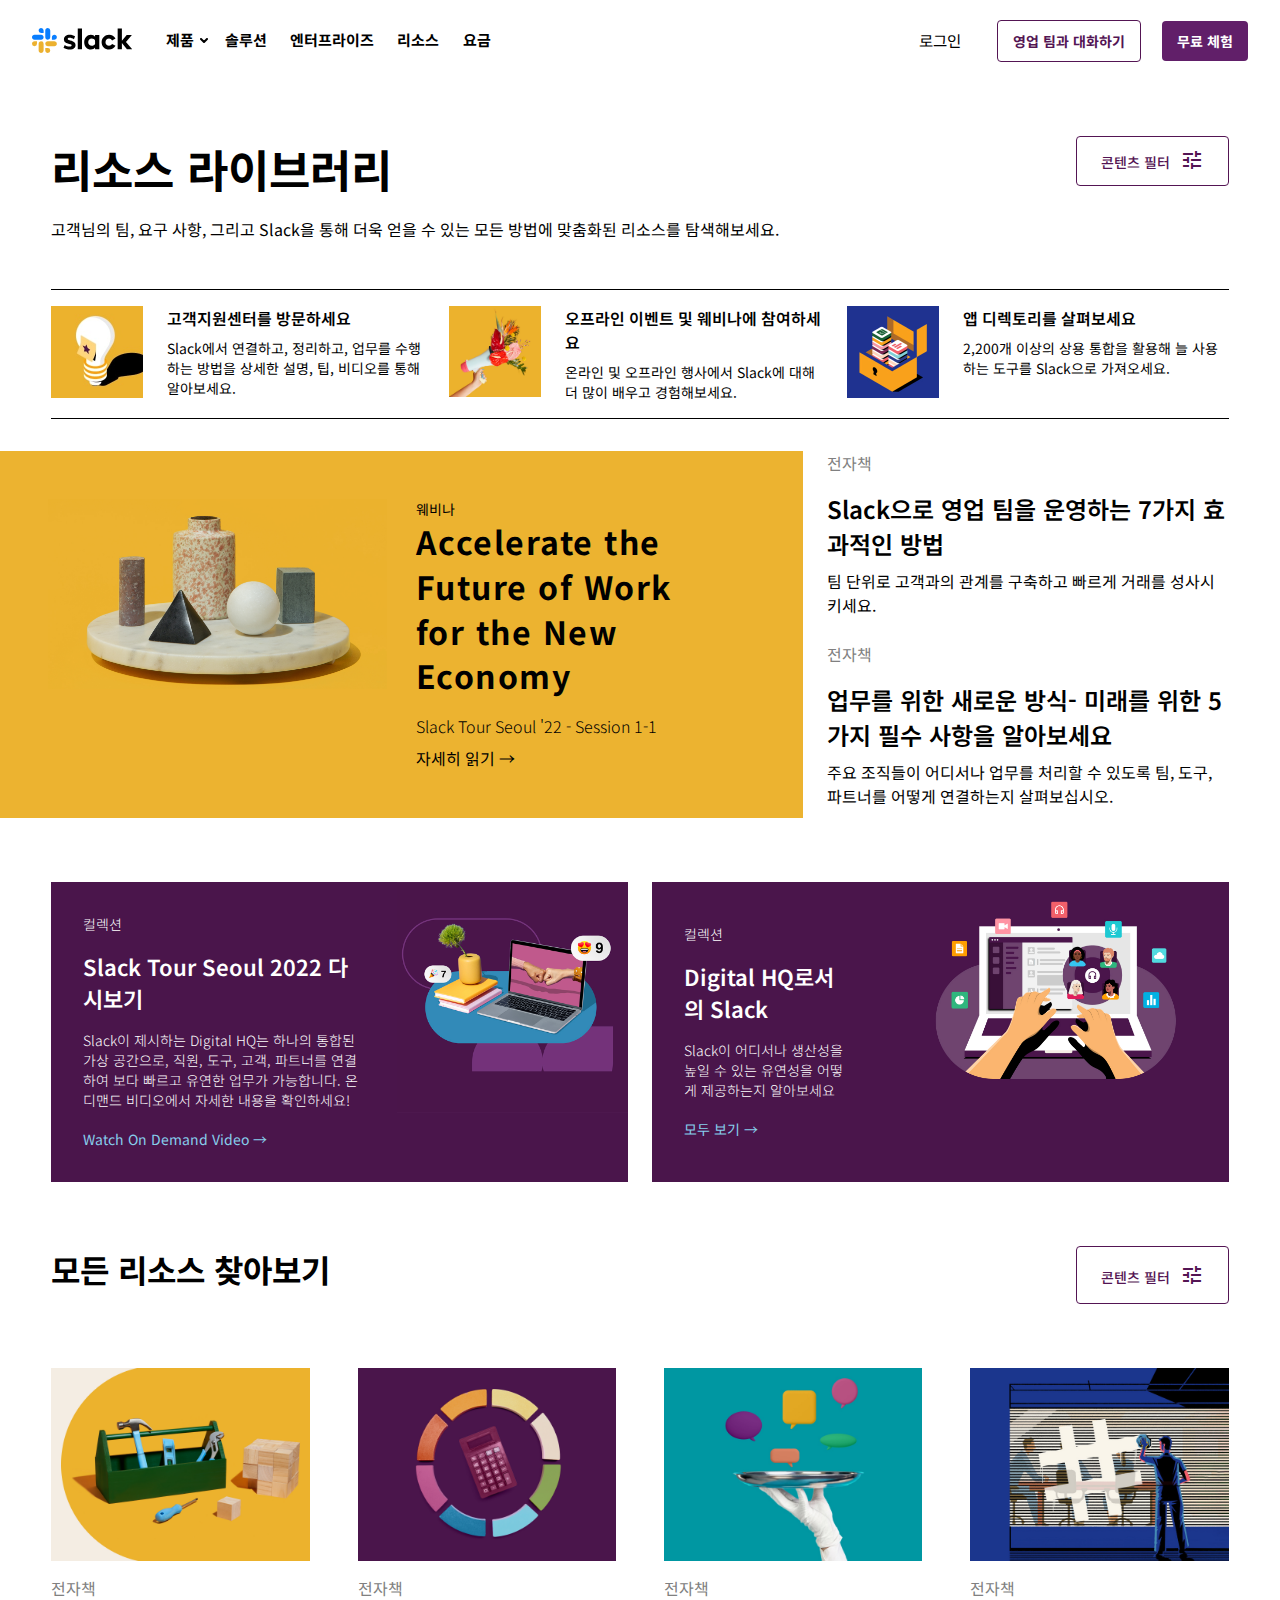
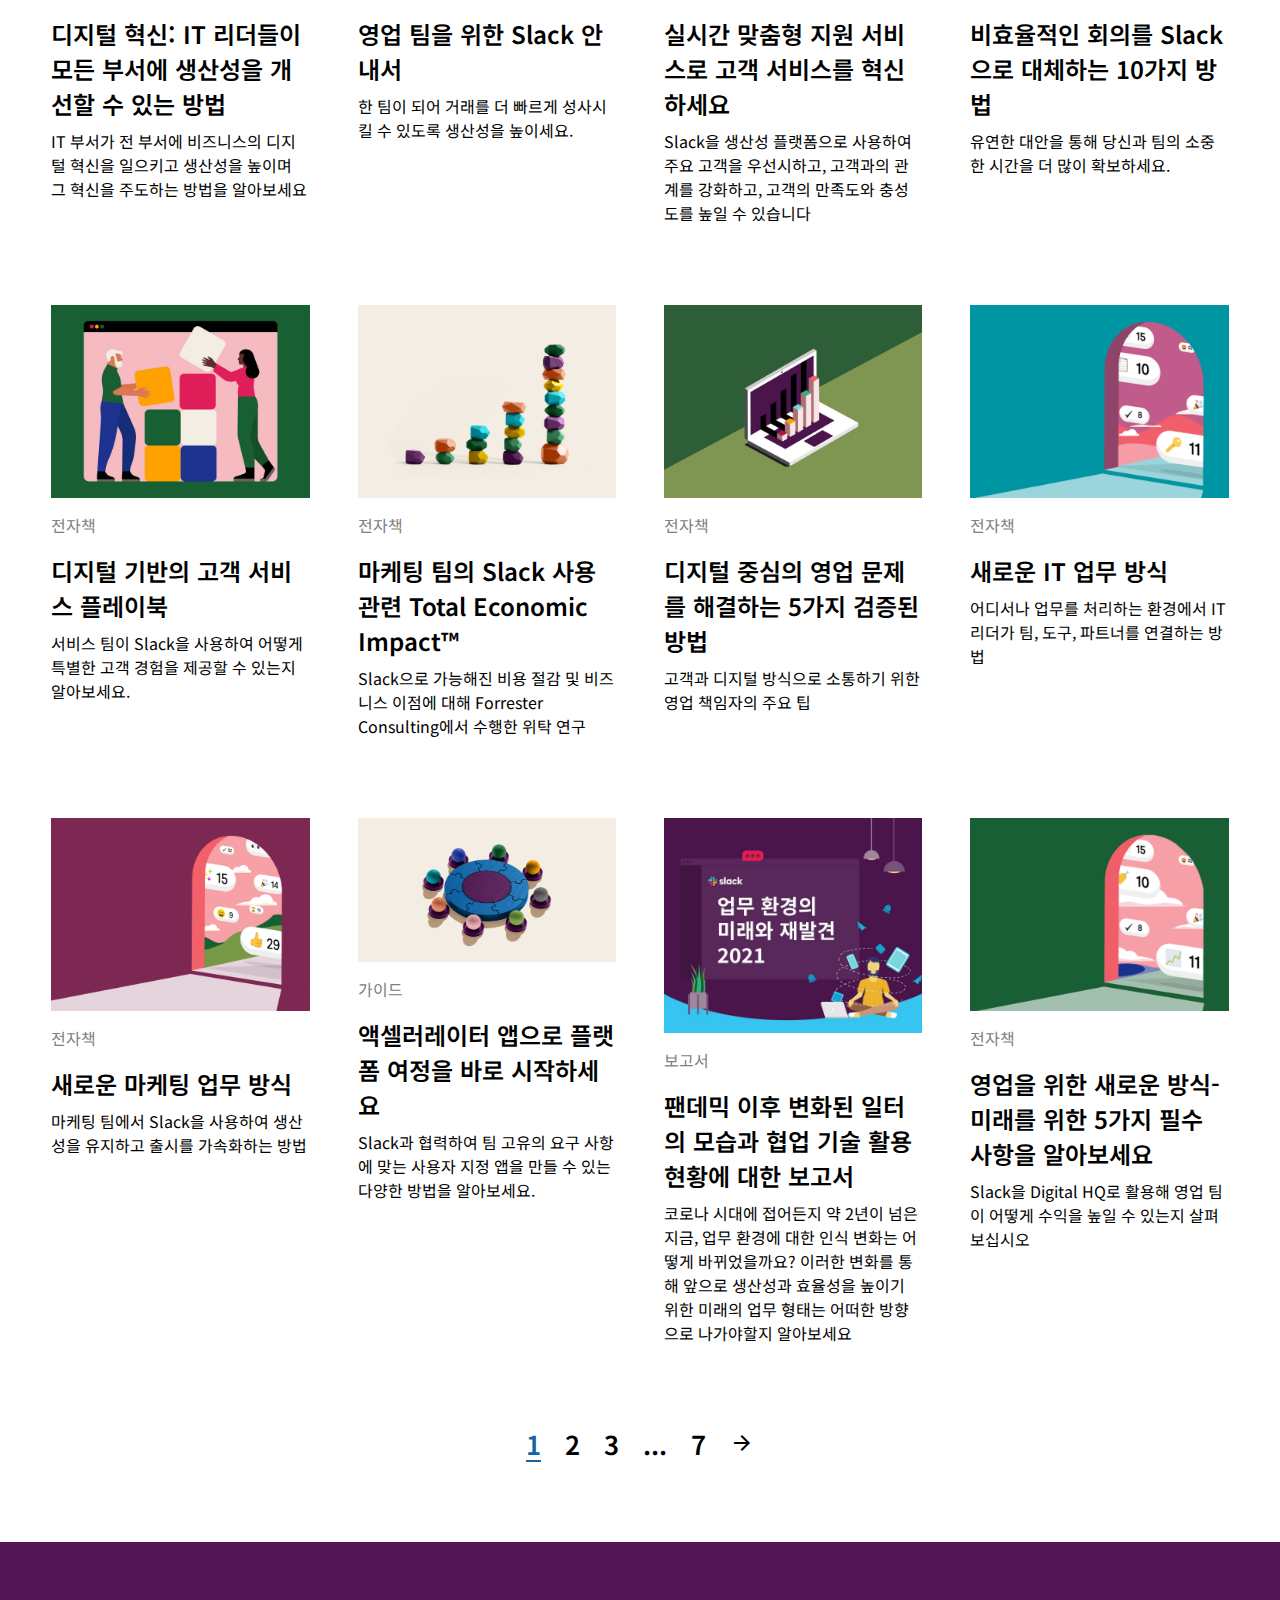
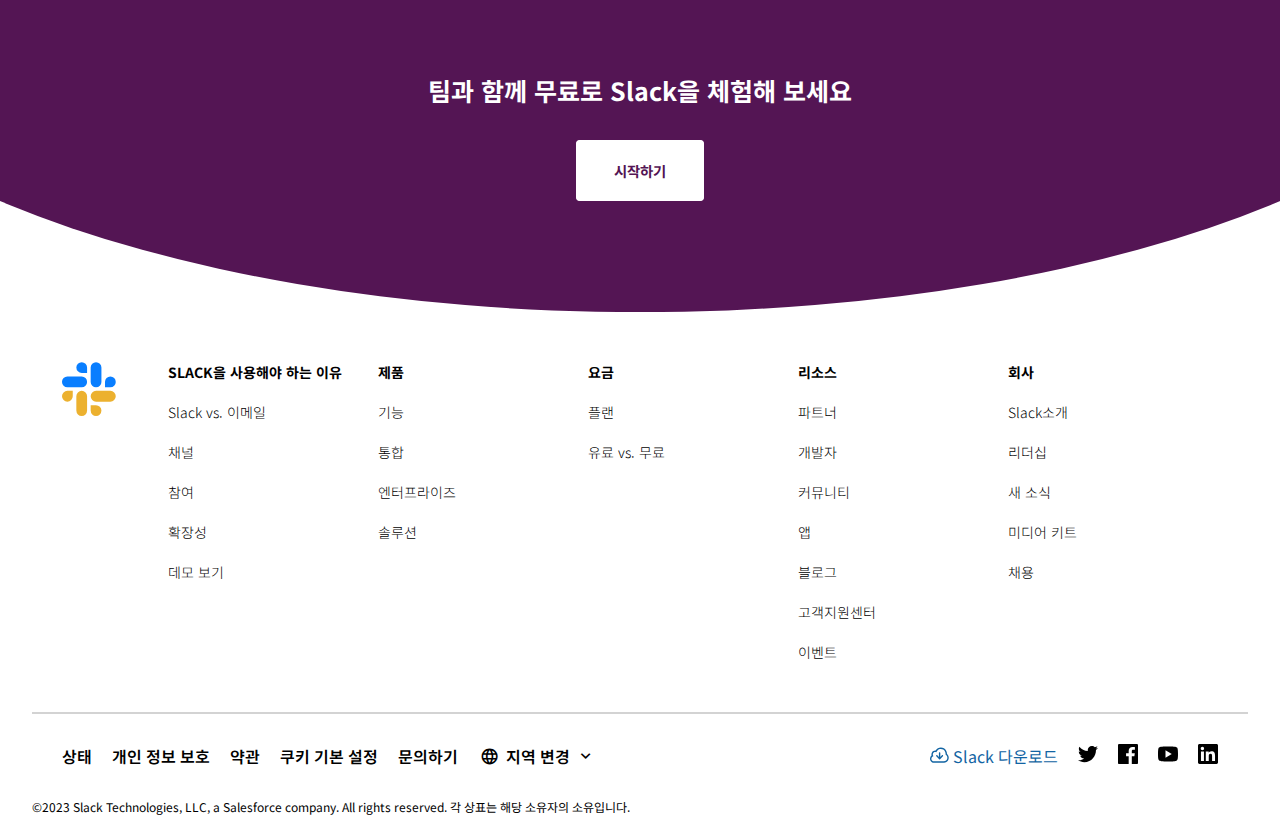
<file: resource.html>
<!DOCTYPE html>
<html lang="ko">
  <head>
    <meta charset="UTF-8" />
    <meta http-equiv="X-UA-Compatible" content="IE=edge" />
    <meta name="viewport" content="width=device-width, initial-scale=1.0" />
    <title>리소스 라이브러리 | Slack</title>
    <link rel="icon" href="img/favicon-32-ua.png" />
    <link
      rel="stylesheet"
      href="https://fonts.googleapis.com/css2?family=Material+Symbols+Outlined:opsz,wght,FILL,GRAD@20..48,100..700,0..1,-50..200"
    />
    <link rel="stylesheet" href="common.css" />
    <link rel="stylesheet" href="each.css" />
    <script src="https://ajax.googleapis.com/ajax/libs/jquery/3.6.4/jquery.min.js"></script>
  </head>
  <body>
    <div id="wrapper">
      <div id="header" class="">
        <div id="gnb" class="widthNor fontBold lap-hide mob-hide">
          <a href="index.html" id="header_logo">
            <svg
              height="25"
              width="100"
              viewBox="0 0 240 60"
              xmlns="http://www.w3.org/2000/svg"
              shape-rendering="geometricPrecision"
            >
              <title>Slack</title>
              <g fill="none">
                <path
                  d="m75.663 47.477 2.929-6.846c3.207 2.375 7.39 3.632 11.574 3.632 3.068 0 5.02-1.187 5.02-3.003-.07-5.03-18.477-1.118-18.617-13.764-.07-6.427 5.648-11.387 13.737-11.387 4.81 0 9.622 1.188 13.038 3.913l-2.737 6.992c-3.143-2.021-7.025-3.43-10.72-3.43-2.51 0-4.184 1.187-4.184 2.725.07 4.96 18.618 2.235 18.827 14.322 0 6.567-5.579 11.178-13.528 11.178-5.856 0-11.225-1.397-15.34-4.332m116.629-9.325a8.498 8.498 0 0 1 -7.405 4.33c-4.698 0-8.506-3.816-8.506-8.523s3.808-8.523 8.506-8.523a8.498 8.498 0 0 1 7.405 4.33l8.143-4.52c-3.05-5.451-8.868-9.137-15.548-9.137-9.839 0-17.815 7.991-17.815 17.85 0 9.858 7.976 17.85 17.815 17.85 6.68 0 12.498-3.686 15.548-9.137zm-82.477 12.958h10.18v-49.86h-10.179zm95.761-49.86v49.86h10.18v-14.938l12.063 14.938h13.012l-15.34-17.746 14.224-16.559h-12.454l-11.505 13.767v-29.322zm-54.218 15.557v4.053c-1.673-2.795-5.787-4.751-10.11-4.751-8.925 0-15.967 7.895-15.967 17.815s7.042 17.885 15.967 17.885c4.323 0 8.437-1.956 10.11-4.751v4.052h10.18v-34.303zm0 21.414c-1.464 2.445-4.532 4.26-7.948 4.26-4.699 0-8.507-3.815-8.507-8.522s3.808-8.523 8.507-8.523c3.416 0 6.484 1.886 7.948 4.4z"
                  fill="#ffffff"
                ></path>
                <path
                  d="m21.902.148c-3.299 0-5.973 2.68-5.973 5.985a5.979 5.979 0 0 0 5.973 5.985h5.974v-5.985a5.98 5.98 0 0 0 -5.974-5.985m0 15.96h-15.929c-3.299 0-5.973 2.68-5.973 5.986 0 3.305 2.674 5.985 5.973 5.985h15.93c3.298 0 5.973-2.68 5.973-5.985 0-3.306-2.675-5.986-5.974-5.986"
                  fill="#097eff"
                ></path>
                <path
                  d="m59.734 22.094c0-3.306-2.675-5.986-5.974-5.986s-5.973 2.68-5.973 5.986v5.985h5.973a5.98 5.98 0 0 0 5.974-5.985m-15.929 0v-15.961a5.98 5.98 0 0 0 -5.974-5.985c-3.299 0-5.973 2.68-5.973 5.985v15.96c0 3.307 2.674 5.987 5.973 5.987a5.98 5.98 0 0 0 5.974-5.985"
                  fill="#097eff"
                ></path>
                <path
                  d="m37.831 60a5.98 5.98 0 0 0 5.974-5.985 5.98 5.98 0 0 0 -5.974-5.985h-5.973v5.985c0 3.305 2.674 5.985 5.973 5.985m0-15.96h15.93c3.298 0 5.973-2.68 5.973-5.986a5.98 5.98 0 0 0 -5.974-5.985h-15.929c-3.299 0-5.973 2.68-5.973 5.985a5.979 5.979 0 0 0 5.973 5.985"
                  fill="#ecb12f"
                ></path>
                <path
                  d="m0 38.054a5.979 5.979 0 0 0 5.973 5.985 5.98 5.98 0 0 0 5.974-5.985v-5.985h-5.974c-3.299 0-5.973 2.68-5.973 5.985m15.929 0v15.96c0 3.306 2.674 5.986 5.973 5.986a5.98 5.98 0 0 0 5.974-5.985v-15.961a5.979 5.979 0 0 0 -5.974-5.985c-3.299 0-5.973 2.68-5.973 5.985"
                  fill="#ecb12f"
                ></path>
              </g>
            </svg>
          </a>
          <ul>
            <li>
              <a href="#"
                >제품<svg
                  xmlns="http://www.w3.org/2000/svg"
                  width="8"
                  height="5"
                  viewBox="0 0 8 5"
                  fill="none"
                >
                  <path
                    d="M7 1L4 4L1 1"
                    stroke="white"
                    stroke-width="2"
                    stroke-linecap="round"
                    stroke-linejoin="round"
                  /></svg
              ></a>
              <ul>
                <li><a href="#">기능</a></li>
                <li><a href="#">채널</a></li>
                <li><a href="#">통합</a></li>
                <li><a href="#">보안</a></li>
                <li><a href="#">Slack Connect</a></li>
                <li><a href="#">고객</a></li>
                <li>
                  <a href="#">
                    <span class="material-symbols-outlined"
                      >cloud_download</span
                    >
                    <span>Slack 다운로드</span></a
                  >
                </li>
              </ul>
            </li>
            <li><a href="solution.html">솔루션</a></li>
            <li><a href="enterprise.html">엔터프라이즈</a></li>
            <li><a href="resource.html">리소스</a></li>
            <li><a href="pay.html">요금</a></li>
          </ul>
          <div id="sign">
            <a href="#">로그인</a>
            <a href="#" class="purLn_btn btn">영업 팀과 대화하기</a>
            <a href="#" class="purple_btn btn">무료 체험</a>
          </div>
        </div>
        <div id="mob_gnb" class="desk-hide">
          <div id="markNav">
            <a href="index.html" id="markNav_logo">
              <svg
                height="25"
                width="100"
                viewBox="0 0 240 60"
                xmlns="http://www.w3.org/2000/svg"
                shape-rendering="geometricPrecision"
              >
                <title>Slack</title>
                <g fill="none">
                  <path
                    d="m75.663 47.477 2.929-6.846c3.207 2.375 7.39 3.632 11.574 3.632 3.068 0 5.02-1.187 5.02-3.003-.07-5.03-18.477-1.118-18.617-13.764-.07-6.427 5.648-11.387 13.737-11.387 4.81 0 9.622 1.188 13.038 3.913l-2.737 6.992c-3.143-2.021-7.025-3.43-10.72-3.43-2.51 0-4.184 1.187-4.184 2.725.07 4.96 18.618 2.235 18.827 14.322 0 6.567-5.579 11.178-13.528 11.178-5.856 0-11.225-1.397-15.34-4.332m116.629-9.325a8.498 8.498 0 0 1 -7.405 4.33c-4.698 0-8.506-3.816-8.506-8.523s3.808-8.523 8.506-8.523a8.498 8.498 0 0 1 7.405 4.33l8.143-4.52c-3.05-5.451-8.868-9.137-15.548-9.137-9.839 0-17.815 7.991-17.815 17.85 0 9.858 7.976 17.85 17.815 17.85 6.68 0 12.498-3.686 15.548-9.137zm-82.477 12.958h10.18v-49.86h-10.179zm95.761-49.86v49.86h10.18v-14.938l12.063 14.938h13.012l-15.34-17.746 14.224-16.559h-12.454l-11.505 13.767v-29.322zm-54.218 15.557v4.053c-1.673-2.795-5.787-4.751-10.11-4.751-8.925 0-15.967 7.895-15.967 17.815s7.042 17.885 15.967 17.885c4.323 0 8.437-1.956 10.11-4.751v4.052h10.18v-34.303zm0 21.414c-1.464 2.445-4.532 4.26-7.948 4.26-4.699 0-8.507-3.815-8.507-8.522s3.808-8.523 8.507-8.523c3.416 0 6.484 1.886 7.948 4.4z"
                    fill="#000000"
                  ></path>
                  <path
                    d="m21.902.148c-3.299 0-5.973 2.68-5.973 5.985a5.979 5.979 0 0 0 5.973 5.985h5.974v-5.985a5.98 5.98 0 0 0 -5.974-5.985m0 15.96h-15.929c-3.299 0-5.973 2.68-5.973 5.986 0 3.305 2.674 5.985 5.973 5.985h15.93c3.298 0 5.973-2.68 5.973-5.985 0-3.306-2.675-5.986-5.974-5.986"
                    fill="#097eff"
                  ></path>
                  <path
                    d="m59.734 22.094c0-3.306-2.675-5.986-5.974-5.986s-5.973 2.68-5.973 5.986v5.985h5.973a5.98 5.98 0 0 0 5.974-5.985m-15.929 0v-15.961a5.98 5.98 0 0 0 -5.974-5.985c-3.299 0-5.973 2.68-5.973 5.985v15.96c0 3.307 2.674 5.987 5.973 5.987a5.98 5.98 0 0 0 5.974-5.985"
                    fill="#097eff"
                  ></path>
                  <path
                    d="m37.831 60a5.98 5.98 0 0 0 5.974-5.985 5.98 5.98 0 0 0 -5.974-5.985h-5.973v5.985c0 3.305 2.674 5.985 5.973 5.985m0-15.96h15.93c3.298 0 5.973-2.68 5.973-5.986a5.98 5.98 0 0 0 -5.974-5.985h-15.929c-3.299 0-5.973 2.68-5.973 5.985a5.979 5.979 0 0 0 5.973 5.985"
                    fill="#ecb12f"
                  ></path>
                  <path
                    d="m0 38.054a5.979 5.979 0 0 0 5.973 5.985 5.98 5.98 0 0 0 5.974-5.985v-5.985h-5.974c-3.299 0-5.973 2.68-5.973 5.985m15.929 0v15.96c0 3.306 2.674 5.986 5.973 5.986a5.98 5.98 0 0 0 5.974-5.985v-15.961a5.979 5.979 0 0 0 -5.974-5.985c-3.299 0-5.973 2.68-5.973 5.985"
                    fill="#ecb12f"
                  ></path>
                </g>
              </svg>
            </a>
            <button
              id="nav_open_btn"
              onclick="document.querySelector('#concealNav').style.transform='translateX(0%)';"
            >
              <span class="material-symbols-outlined"> menu </span>
            </button>
          </div>
          <div id="concealNav">
            <div>
              <a href="index.html" id="concealNav_logo">
                <svg
                  width="125"
                  viewBox="0 0 240 60"
                  xmlns="http://www.w3.org/2000/svg"
                  shape-rendering="geometricPrecision"
                >
                  <title>Slack</title>
                  <g fill="none">
                    <path
                      d="m75.663 47.477 2.929-6.846c3.207 2.375 7.39 3.632 11.574 3.632 3.068 0 5.02-1.187 5.02-3.003-.07-5.03-18.477-1.118-18.617-13.764-.07-6.427 5.648-11.387 13.737-11.387 4.81 0 9.622 1.188 13.038 3.913l-2.737 6.992c-3.143-2.021-7.025-3.43-10.72-3.43-2.51 0-4.184 1.187-4.184 2.725.07 4.96 18.618 2.235 18.827 14.322 0 6.567-5.579 11.178-13.528 11.178-5.856 0-11.225-1.397-15.34-4.332m116.629-9.325a8.498 8.498 0 0 1 -7.405 4.33c-4.698 0-8.506-3.816-8.506-8.523s3.808-8.523 8.506-8.523a8.498 8.498 0 0 1 7.405 4.33l8.143-4.52c-3.05-5.451-8.868-9.137-15.548-9.137-9.839 0-17.815 7.991-17.815 17.85 0 9.858 7.976 17.85 17.815 17.85 6.68 0 12.498-3.686 15.548-9.137zm-82.477 12.958h10.18v-49.86h-10.179zm95.761-49.86v49.86h10.18v-14.938l12.063 14.938h13.012l-15.34-17.746 14.224-16.559h-12.454l-11.505 13.767v-29.322zm-54.218 15.557v4.053c-1.673-2.795-5.787-4.751-10.11-4.751-8.925 0-15.967 7.895-15.967 17.815s7.042 17.885 15.967 17.885c4.323 0 8.437-1.956 10.11-4.751v4.052h10.18v-34.303zm0 21.414c-1.464 2.445-4.532 4.26-7.948 4.26-4.699 0-8.507-3.815-8.507-8.522s3.808-8.523 8.507-8.523c3.416 0 6.484 1.886 7.948 4.4z"
                      fill="#000000"
                    ></path>
                    <path
                      d="m21.902.148c-3.299 0-5.973 2.68-5.973 5.985a5.979 5.979 0 0 0 5.973 5.985h5.974v-5.985a5.98 5.98 0 0 0 -5.974-5.985m0 15.96h-15.929c-3.299 0-5.973 2.68-5.973 5.986 0 3.305 2.674 5.985 5.973 5.985h15.93c3.298 0 5.973-2.68 5.973-5.985 0-3.306-2.675-5.986-5.974-5.986"
                      fill="#097eff"
                    ></path>
                    <path
                      d="m59.734 22.094c0-3.306-2.675-5.986-5.974-5.986s-5.973 2.68-5.973 5.986v5.985h5.973a5.98 5.98 0 0 0 5.974-5.985m-15.929 0v-15.961a5.98 5.98 0 0 0 -5.974-5.985c-3.299 0-5.973 2.68-5.973 5.985v15.96c0 3.307 2.674 5.987 5.973 5.987a5.98 5.98 0 0 0 5.974-5.985"
                      fill="#097eff"
                    ></path>
                    <path
                      d="m37.831 60a5.98 5.98 0 0 0 5.974-5.985 5.98 5.98 0 0 0 -5.974-5.985h-5.973v5.985c0 3.305 2.674 5.985 5.973 5.985m0-15.96h15.93c3.298 0 5.973-2.68 5.973-5.986a5.98 5.98 0 0 0 -5.974-5.985h-15.929c-3.299 0-5.973 2.68-5.973 5.985a5.979 5.979 0 0 0 5.973 5.985"
                      fill="#ecb12f"
                    ></path>
                    <path
                      d="m0 38.054a5.979 5.979 0 0 0 5.973 5.985 5.98 5.98 0 0 0 5.974-5.985v-5.985h-5.974c-3.299 0-5.973 2.68-5.973 5.985m15.929 0v15.96c0 3.306 2.674 5.986 5.973 5.986a5.98 5.98 0 0 0 5.974-5.985v-15.961a5.979 5.979 0 0 0 -5.974-5.985c-3.299 0-5.973 2.68-5.973 5.985"
                      fill="#ecb12f"
                    ></path>
                  </g>
                </svg>
              </a>
              <button
                id="nav_close_btn"
                onclick="document.querySelector('#concealNav').style.transform='translateX(100%)';"
              >
                <title>메뉴 닫기</title>
                <span class="material-symbols-outlined"> close </span>
              </button>
            </div>
            <ul>
              <li>
                <a href="#">제품</a>
                <ul>
                  <li><a href="#">기능</a></li>
                  <li><a href="#">채널</a></li>
                  <li><a href="#">통합</a></li>
                  <li><a href="#">보안</a></li>
                  <li><a href="#">Slack Connect</a></li>
                  <li><a href="#">고객</a></li>
                </ul>
              </li>
              <li><a href="solution.html">솔루션</a></li>
              <li><a href="enterprise.html">엔터프라이즈</a></li>
              <li><a href="resource.html">리소스</a></li>
              <li><a href="pay.html">요금</a></li>
              <li><a href="#">로그인</a></li>
            </ul>
            <div>
              <a href="#" class="purLn_btn btn">로그인</a>
              <a href="#" class="purple_btn btn">SLACK 다운로드</a>
            </div>
          </div>
        </div>
      </div>
      <div id="main" class="res">
        <div class="res-section title-section pad-lr-4vw">
          <div class="title-board">
            <div>
              <h1>리소스 라이브러리</h1>
              <p>
                고객님의 팀, 요구 사항, 그리고 Slack을 통해 더욱 얻을 수 있는
                모든 방법에 맞춤화된 리소스를 탐색해보세요.
              </p>
            </div>
            <button class="filter-btn btn purLn_btn purLn_btn_ac">
              콘텐츠 필터<span class="material-symbols-outlined">tune</span>
            </button>
          </div>
          <div>
            <div class="slide-container">
              <div class="slide-box">
                <a href="#">
                  <img src="img/resources-nav-help-center@2x.jpg" alt="전구" />
                  <p>고객지원센터를 방문하세요</p>
                  <p>
                    Slack에서 연결하고, 정리하고, 업무를 수행하는 방법을 상세한
                    설명, 팁, 비디오를 통해 알아보세요.
                  </p>
                </a>
              </div>
              <div class="slide-box">
                <a href="#">
                  <img
                    src="img/whats-new-920x920.it-IT@2x.jpg"
                    alt="꽃 메가폰"
                  />
                  <p>오프라인 이벤트 및 웨비나에 참여하세요</p>
                  <p>
                    온라인 및 오프라인 행사에서 Slack에 대해 더 많이 배우고
                    경험해보세요.
                  </p>
                </a>
              </div>
              <div class="slide-box">
                <a href="#">
                  <img src="img/app-directory@2x.jpg" alt="정리함" />
                  <p>앱 디렉토리를 살펴보세요</p>
                  <p>
                    2,200개 이상의 상용 통합을 활용해 늘 사용하는 도구를
                    Slack으로 가져오세요.
                  </p>
                </a>
              </div>
            </div>
          </div>
          <div id="carousel_btn" class="desk-hide lap-hide">
            <button class="dot dot1 active"><span></span></button>
            <button class="dot dot2"><span></span></button>
            <button class="dot dot3"><span></span></button>
          </div>
        </div>
        <div class="res-section post-section">
          <div class="post-article-yello">
            <img
              src="img/best-practices-app-onboarding-slack-webinar@2x.jpg"
              alt="서로 다른모양의 돌"
            />
            <div>
              <span>웨비나</span>
              <a href="#">Accelerate the Future of Work for the New Economy</a>
              <p>Slack Tour Seoul '22 - Session 1-1</p>
              <a href="#" class="link_hov">자세히 읽기 →</a>
            </div>
          </div>
          <div class="post-article-content">
            <div>
              <p>전자책</p>
              <a href="#">Slack으로 영업 팀을 운영하는 7가지 효과적인 방법</a>
              <p>
                팀 단위로 고객과의 관계를 구축하고 빠르게 거래를 성사시키세요.
              </p>
            </div>
            <div>
              <p>전자책</p>
              <a href="#"
                >업무를 위한 새로운 방식- 미래를 위한 5가지 필수 사항을
                알아보세요</a
              >
              <p>
                주요 조직들이 어디서나 업무를 처리할 수 있도록 팀, 도구,
                파트너를 어떻게 연결하는지 살펴보십시오.
              </p>
            </div>
          </div>
        </div>
        <div class="res-section colection-section pad-lr-4vw">
          <a href="#">
            <div>
              <p>컬렉션</p>
              <h3>Slack Tour Seoul 2022 다시보기</h3>
              <p>
                Slack이 제시하는 Digital HQ는 하나의 통합된 가상 공간으로, 직원,
                도구, 고객, 파트너를 연결하여 보다 빠르고 유연한 업무가
                가능합니다. 온디맨드 비디오에서 자세한 내용을 확인하세요!
              </p>
              <span class="link link_hov">Watch On Demand Video →</span>
            </div>
            <div>
              <img src="img/sts22-image.jpg" alt="책상" />
            </div>
          </a>
          <a href="#">
            <div>
              <p>컬렉션</p>
              <h3>Digital HQ로서의 Slack</h3>
              <p>
                Slack이 어디서나 생산성을 높일 수 있는 유연성을 어떻게
                제공하는지 알아보세요
              </p>
              <span class="link link_hov">모두 보기 →</span>
            </div>
            <div>
              <img
                src="img/hero-collection-digital-hq@2x.jpg"
                alt="슬랙을 켠 노트북"
              />
            </div>
          </a>
        </div>
        <div class="res-section content-container pad-lr-4vw">
          <div class="content-title-container">
            <h2>모든 리소스 찾아보기</h2>
            <button class="filter-btn btn purLn_btn purLn_btn_ac">
              콘텐츠 필터<span class="material-symbols-outlined">tune</span>
            </button>
          </div>
          <div class="content-page-container">
            <div class="article">
              <a href="#"
                ><img
                  src="img/digital-transformation-how-IT-leaders-improve-productivity.hero@2x-6.jpg"
                  alt=""
                  class="mob-hide"
              /></a>
              <p>전자책</p>
              <a href="#"
                >디지털 혁신: IT 리더들이 모든 부서에 생산성을 개선할 수 있는
                방법</a
              >
              <p>
                IT 부서가 전 부서에 비즈니스의 디지털 혁신을 일으키고 생산성을
                높이며 그 혁신을 주도하는 방법을 알아보세요
              </p>
            </div>
            <div class="article">
              <a href="#"
                ><img
                  src="img/handbook-for-sales-ebook-hero-670x500@2x-2-6.jpg"
                  alt=""
                  class="mob-hide"
              /></a>
              <p>전자책</p>
              <a href="#">영업 팀을 위한 Slack 안내서</a>
              <p>
                한 팀이 되어 거래를 더 빠르게 성사시킬 수 있도록 생산성을
                높이세요.
              </p>
            </div>
            <div class="article">
              <a href="#"
                ><img
                  src="img/white-glove-service-ebook-promo-hero@2x-5.jpg"
                  alt=""
                  class="mob-hide"
              /></a>
              <p>전자책</p>
              <a href="#"
                >실시간 맞춤형 지원 서비스로 고객 서비스를 혁신하세요</a
              >
              <p>
                Slack을 생산성 플랫폼으로 사용하여 주요 고객을 우선시하고,
                고객과의 관계를 강화하고, 고객의 만족도와 충성도를 높일 수
                있습니다
              </p>
            </div>
            <div class="article">
              <a href="#"
                ><img
                  src="img/10-ways-to-replace-that-meeting-part-2-hero@2x-6.jpg"
                  alt=""
                  class="mob-hide"
              /></a>
              <p>전자책</p>
              <a href="#">비효율적인 회의를 Slack으로 대체하는 10가지 방법</a>
              <p>
                유연한 대안을 통해 당신과 팀의 소중한 시간을 더 많이 확보하세요.
              </p>
            </div>
            <div class="article">
              <a href="#"
                ><img
                  src="img/digital-first-ebook-ad-ebook@2x-1.png"
                  alt=""
                  class="mob-hide"
              /></a>
              <p>전자책</p>
              <a href="#">디지털 기반의 고객 서비스 플레이북</a>
              <p>
                서비스 팀이 Slack을 사용하여 어떻게 특별한 고객 경험을 제공할 수
                있는지 알아보세요.
              </p>
            </div>
            <div class="article">
              <a href="#"
                ><img
                  src="img/tei-report-marketing-collections-hero-670x500@2x.ko-KR.jpg"
                  alt=""
                  class="mob-hide"
              /></a>
              <p>전자책</p>
              <a href="#">마케팅 팀의 Slack 사용 관련 Total Economic Impact™</a>
              <p>
                Slack으로 가능해진 비용 절감 및 비즈니스 이점에 대해 Forrester
                Consulting에서 수행한 위탁 연구
              </p>
            </div>
            <div class="article">
              <a href="#"
                ><img
                  src="img/digital-first-guidebook-hero@2x.ko-KR.jpg"
                  alt=""
                  class="mob-hide"
              /></a>
              <p>전자책</p>
              <a href="#"
                >디지털 중심의 영업 문제를 해결하는 5가지 검증된 방법</a
              >
              <p>고객과 디지털 방식으로 소통하기 위한 영업 책임자의 주요 팁</p>
            </div>
            <div class="article">
              <a href="#"
                ><img
                  src="img/hww-hero-670x500-ITDM.KR_.gif"
                  alt=""
                  class="mob-hide"
              /></a>
              <p>전자책</p>
              <a href="#">새로운 IT 업무 방식</a>
              <p>
                어디서나 업무를 처리하는 환경에서 IT 리더가 팀, 도구, 파트너를
                연결하는 방법
              </p>
            </div>
            <div class="article">
              <a href="#"
                ><img
                  src="img/reinventing-work-ebook-marketing-hero@2x.jpg"
                  alt=""
                  class="mob-hide"
              /></a>
              <p>전자책</p>
              <a href="#">새로운 마케팅 업무 방식</a>
              <p>
                마케팅 팀에서 Slack을 사용하여 생산성을 유지하고 출시를
                가속화하는 방법
              </p>
            </div>
            <div class="article">
              <a href="#"
                ><img
                  src="img/Accerlerator-RL-header-670x375@2x.jpg"
                  alt=""
                  class="mob-hide"
              /></a>
              <p>가이드</p>
              <a href="#">액셀러레이터 앱으로 플랫폼 여정을 바로 시작하세요</a>
              <p>
                Slack과 협력하여 팀 고유의 요구 사항에 맞는 사용자 지정 앱을
                만들 수 있는 다양한 방법을 알아보세요.
              </p>
            </div>
            <div class="article">
              <a href="#"
                ><img src="img/IMG_1531.jpg" alt="" class="mob-hide"
              /></a>
              <p>보고서</p>
              <a href="#"
                >팬데믹 이후 변화된 일터의 모습과 협업 기술 활용 현황에 대한
                보고서</a
              >
              <p>
                코로나 시대에 접어든지 약 2년이 넘은 지금, 업무 환경에 대한 인식
                변화는 어떻게 바뀌었을까요? 이러한 변화를 통해 앞으로 생산성과
                효율성을 높이기 위한 미래의 업무 형태는 어떠한 방향으로
                나가야할지 알아보세요
              </p>
            </div>
            <div class="article">
              <a href="#"
                ><img
                  src="img/hww-hero-670x500-Sales-1.gif"
                  alt=""
                  class="mob-hide"
              /></a>
              <p>전자책</p>
              <a href="#"
                >영업을 위한 새로운 방식- 미래를 위한 5가지 필수 사항을
                알아보세요</a
              >
              <p>
                Slack을 Digital HQ로 활용해 영업 팀이 어떻게 수익을 높일 수
                있는지 살펴보십시오
              </p>
            </div>
          </div>
          <div class="contant-pagination">
            <ul>
              <li><a href="#" class="page page-active">1</a></li>
              <li><a href="#" class="page">2</a></li>
              <li><a href="#" class="page">3</a></li>
              <li><a href="#" class="page">...</a></li>
              <li><a href="#" class="page">7</a></li>
              <li>
                <a href="#" class="page"
                  ><span class="material-symbols-outlined">
                    arrow_forward
                  </span></a
                >
              </li>
            </ul>
          </div>
        </div>
        <div class="modal">
          <div class="modal_content">
            <div>
              <h3>고객님만을 위한 콘텐츠 필터</h3>
              <span class="material-symbols-outlined filter-close"> close </span>
              <img src="img/img-all-kinds-of-teams@2x.png" class="desk-hide lap-hide" alt="">
            </div>
            <form class="modal-form" method="post">
              <div>
                <h6>다음 사용자를 위한 리소스 :</h6>
                <div class="chekcontainer">
                <div>
                  <input
                    type="checkbox"
                    id="res-high_edu"
                    name="res-high_edu"
                    value="high_edu"
                  /><label for="res-high_edu">고등교육</label>
                </div>
                <div>
                  <input
                    type="checkbox"
                    id="res-enginnering"
                    name="res-enginnering"
                    value="enginnering"
                  /><label for="res-enginnering">엔지니어링</label>
                </div>
                <div>
                  <input
                    type="checkbox"
                    id="res-financial"
                    name="res-financial"
                    value="financial"
                  /><label for="res-financial">금융서비스</label
                  >
                </div>
                <div>
                  <input
                    type="checkbox"
                    id="res-HR"
                    name="res-HR"
                    value="HR"/>
                    <label for="res-HR">HR</label>
                </div>
                <div>
                  <input
                    type="checkbox"
                    id="res-comu"
                    name="res-comu"
                    value="comu"
                  /><label for="res-comu">내부 커뮤니케이션</label>
                </div>
                <div>
                  <input
                    type="checkbox"
                    id="res-IT"
                    name="res-IT"
                    value="IT"
                  /><label for="res-IT">IT</label>
                </div>
                <div>
                  <input
                    type="checkbox"
                    id="res-marketing"
                    name="res-marketing"
                    value="marketing"
                  /><label for="res-marketing">마케팅</label>
                </div>
                <div>
                  <input
                    type="checkbox"
                    id="res-sales"
                    name="res-sales"
                    value="sales"
                  /><label for="res-sales">영업</label>
                </div>
                <div>
                  <input
                    type="checkbox"
                    id="res-secu"
                    name="res-secu"
                    value="secu"
                  /><label for="res-secu">보안</label>
                </div>
                <div>
                  <input
                    type="checkbox"
                    id="res-support"
                    name="res-support"
                    value="support"
                  /><label for="res-support">지원</label>
                </div>
                <div>
                  <input
                    type="checkbox"
                    id="res-service"
                    name="res-service"
                    value="service"
                  /><label for="res-service">서비스</label>
                </div>
                </div>
                <h6>다음 사용자에게 맞춤 :</h6>
                <div class="chekcontainer">
                <div>
                  <input type="checkbox" name="filter-admin" id="filter-admin" value="admin">
                  <label for="filter-admin">관리자</label>
                </div>
                <div>
                  <input type="checkbox" name="filter-developer" id="filter-developer" value="developer">
                  <label for="filter-developer">개발자</label>
                </div>
                <div>
                  <input type="checkbox" name="filter-normal" id="filter-normal" value="normal">
                  <label for="filter-normal">일반 사용</label>
                </div>
                </div>
              </div>
              <div>
                <input type="reset" class="modal-clear" value="지우기"></input>
                <div href="#" class="purple_btn modal-submit">필터적용</div>
              </div>
            </form>
          </div>
        </div>
      </div>
      <div id="footer">
        <div id="experience">
          <p class="fontWhite">팀과 함께 무료로 Slack을 체험해 보세요</p>
          <a href="#" class="btn white_btn white_btn_ac">시작하기</a>
        </div>
        <div id="fnb" class="widthNor">
          <a href="index.html">
            <svg
              width="54"
              height="54"
              class="c-nav--footer__svgicon c-slackhash"
              viewBox="0 0 54 54"
              xmlns="http://www.w3.org/2000/svg"
            >
              <g fill="none" fill-rule="evenodd">
                <path
                  d="M19.712.133a5.381 5.381 0 0 0-5.376 5.387 5.381 5.381 0 0 0 5.376 5.386h5.376V5.52A5.381 5.381 0 0 0 19.712.133m0 14.365H5.376A5.381 5.381 0 0 0 0 19.884a5.381 5.381 0 0 0 5.376 5.387h14.336a5.381 5.381 0 0 0 5.376-5.387 5.381 5.381 0 0 0-5.376-5.386"
                  fill="#097eff"
                ></path>
                <path
                  d="M53.76 19.884a5.381 5.381 0 0 0-5.376-5.386 5.381 5.381 0 0 0-5.376 5.386v5.387h5.376a5.381 5.381 0 0 0 5.376-5.387m-14.336 0V5.52A5.381 5.381 0 0 0 34.048.133a5.381 5.381 0 0 0-5.376 5.387v14.364a5.381 5.381 0 0 0 5.376 5.387 5.381 5.381 0 0 0 5.376-5.387"
                  fill="#097eff"
                ></path>
                <path
                  d="M34.048 54a5.381 5.381 0 0 0 5.376-5.387 5.381 5.381 0 0 0-5.376-5.386h-5.376v5.386A5.381 5.381 0 0 0 34.048 54m0-14.365h14.336a5.381 5.381 0 0 0 5.376-5.386 5.381 5.381 0 0 0-5.376-5.387H34.048a5.381 5.381 0 0 0-5.376 5.387 5.381 5.381 0 0 0 5.376 5.386"
                  fill="#ecb12f"
                ></path>
                <path
                  d="M0 34.249a5.381 5.381 0 0 0 5.376 5.386 5.381 5.381 0 0 0 5.376-5.386v-5.387H5.376A5.381 5.381 0 0 0 0 34.25m14.336-.001v14.364A5.381 5.381 0 0 0 19.712 54a5.381 5.381 0 0 0 5.376-5.387V34.25a5.381 5.381 0 0 0-5.376-5.387 5.381 5.381 0 0 0-5.376 5.387"
                  fill="#ecb12f"
                ></path>
              </g>
            </svg>
          </a>
          <div id="fnbNav">
            <ul>
              <li class="fnbMain">SLACK을 사용해야 하는 이유</li>
              <li><a href="#">Slack vs. 이메일</a></li>
              <li><a href="#">채널</a></li>
              <li><a href="#">참여</a></li>
              <li><a href="#">확장성</a></li>
              <li><a href="#">데모 보기</a></li>
            </ul>
            <ul>
              <li class="fnbMain">제품</li>
              <li><a href="#">기능</a></li>
              <li><a href="#">통합</a></li>
              <li><a href="enterprise.html">엔터프라이즈</a></li>
              <li><a href="solution.html">솔루션</a></li>
            </ul>
            <ul>
              <li class="fnbMain">요금</li>
              <li><a href="pay.html">플랜</a></li>
              <li><a href="#">유료 vs. 무료</a></li>
            </ul>
            <ul>
              <li class="fnbMain">리소스</li>
              <li><a href="#">파트너</a></li>
              <li><a href="#">개발자</a></li>
              <li><a href="#">커뮤니티</a></li>
              <li><a href="#">앱</a></li>
              <li><a href="#">블로그</a></li>
              <li><a href="#">고객지원센터</a></li>
              <li><a href="#">이벤트</a></li>
            </ul>
            <ul>
              <li class="fnbMain">회사</li>
              <li><a href="#">Slack소개</a></li>
              <li><a href="#">리더십</a></li>
              <li><a href="#">새 소식</a></li>
              <li><a href="#">미디어 키트</a></li>
              <li><a href="#">채용</a></li>
            </ul>
          </div>
        </div>
        <div class="hr clear"></div>
        <div id="fnbLast" class="widthNor">
          <ul>
            <li><a href="#">상태</a></li>
            <li><a href="#">개인 정보 보호</a></li>
            <li><a href="#">약관</a></li>
            <li><a href="#">쿠키 기본 설정</a></li>
            <li><a href="#">문의하기</a></li>
            <li>
              <a href="#">
                <span class="material-symbols-outlined">language</span>
                <span>지역 변경</span>
                <span class="material-symbols-outlined">expand_more</span>
              </a>
            </li>
          </ul>
          <div class="sns">
            <a href="#" id="fnbDownload">
              <svg
                width="19"
                height="16"
                fill="none"
                xmlns="http://www.w3.org/2000/svg"
              >
                <path
                  d="M3.75938 15.7354C3.07813 15.7354 2.45 15.5572 1.875 15.2009C1.3 14.8445 0.84375 14.3641 0.50625 13.7597C0.16875 13.1552 0 12.4966 0 11.784C0 11.135 0.140625 10.5273 0.421875 9.96101C0.709375 9.39471 1.1 8.93021 1.59375 8.56753C1.4875 8.19212 1.43438 7.8167 1.43438 7.44129C1.43438 6.72864 1.60313 6.07008 1.94063 5.46561C2.27813 4.86113 2.73438 4.38391 3.30938 4.03395C3.88438 3.67763 4.50938 3.49947 5.18438 3.49947C5.28438 3.49947 5.43438 3.50583 5.63438 3.51855C6.19063 2.57684 6.93125 1.83238 7.85625 1.28517C8.7875 0.737961 9.7875 0.464355 10.8563 0.464355C11.9625 0.464355 12.9875 0.75705 13.9313 1.34244C14.875 1.92146 15.6219 2.70728 16.1719 3.6999C16.7281 4.69251 17.0063 5.77421 17.0063 6.94498C17.5563 7.40948 17.9844 7.97896 18.2906 8.65343C18.5969 9.3279 18.75 10.0437 18.75 10.8009C18.75 11.6917 18.5375 12.5157 18.1125 13.2729C17.6938 14.0301 17.125 14.6282 16.4063 15.0672C15.6938 15.5126 14.9125 15.7354 14.0625 15.7354H3.75938ZM14.0625 14.3037C14.6562 14.3037 15.2031 14.1478 15.7031 13.836C16.2094 13.5179 16.6094 13.0916 16.9031 12.5571C17.1969 12.0162 17.3438 11.4308 17.3438 10.8009C17.3438 10.1646 17.1969 9.57923 16.9031 9.04475C16.6094 8.5039 16.2156 8.07758 15.7219 7.7658C15.6656 7.73399 15.625 7.69899 15.6 7.66081C15.5813 7.62263 15.5719 7.57173 15.5719 7.5081C15.5719 7.45084 15.575 7.3713 15.5813 7.26949C15.5938 7.16769 15.6 7.06588 15.6 6.96407C15.6 6.04781 15.3875 5.20155 14.9625 4.42527C14.5375 3.64899 13.9594 3.03497 13.2281 2.58321C12.5031 2.12508 11.7125 1.89601 10.8563 1.89601C10.2063 1.89601 9.59063 2.02963 9.00938 2.29688C8.42813 2.55775 7.91875 2.9268 7.48125 3.40402C7.04375 3.88124 6.70625 4.42527 6.46875 5.03611C6.43125 5.13792 6.375 5.18882 6.3 5.18882C6.25625 5.18882 6.2125 5.17609 6.16875 5.15064C5.8625 5.0043 5.53438 4.93112 5.18438 4.93112C4.75938 4.93112 4.36562 5.04247 4.00313 5.26517C3.64687 5.48788 3.3625 5.7933 3.15 6.18143C2.94375 6.56321 2.84063 6.98316 2.84063 7.44129C2.84063 7.74671 2.8875 8.03941 2.98125 8.31937C3.08125 8.59298 3.21875 8.84113 3.39375 9.06383C3.4375 9.11474 3.45938 9.16246 3.45938 9.207C3.45938 9.26427 3.40625 9.30244 3.3 9.32153C2.94375 9.39152 2.62188 9.54423 2.33438 9.77966C2.04688 10.0151 1.81875 10.3078 1.65 10.6577C1.4875 11.0077 1.40625 11.3831 1.40625 11.784C1.40625 12.2421 1.50938 12.6652 1.71563 13.0534C1.92813 13.4352 2.21563 13.7406 2.57812 13.9696C2.94062 14.1923 3.33438 14.3037 3.75938 14.3037H14.0625ZM9.60938 12.3948C9.42188 12.3948 9.25625 12.3216 9.1125 12.1753L6.3 9.32153C6.1625 9.18155 6.09375 9.01611 6.09375 8.82523C6.09375 8.62798 6.1625 8.45936 6.3 8.31937C6.44375 8.17303 6.6125 8.09985 6.80625 8.09985C6.99375 8.09985 7.15625 8.16984 7.29375 8.30983L8.90625 9.94192V5.95237C8.90625 5.74876 8.97188 5.58014 9.10313 5.44652C9.24063 5.30653 9.40938 5.23654 9.60938 5.23654C9.79063 5.23654 9.95625 5.30653 10.1063 5.44652C10.2438 5.57378 10.3125 5.74239 10.3125 5.95237V9.94192L11.9344 8.30983C12.0719 8.16984 12.2344 8.09985 12.4219 8.09985C12.5969 8.09985 12.7688 8.17939 12.9375 8.33846C13.0625 8.45936 13.125 8.61843 13.125 8.81568C13.125 9.01929 13.0563 9.18791 12.9188 9.32153L10.1063 12.1753C9.95 12.3216 9.78438 12.3948 9.60938 12.3948Z"
                  fill="#1264A3"
                ></path>
              </svg>
              <span class="link">Slack 다운로드</span>
            </a>
            <ul>
              <li>
                <a href="#">
                  <span
                    ><svg
                      width="20"
                      height="20"
                      version="1"
                      viewBox="0 0 32 32"
                      xmlns="http://www.w3.org/2000/svg"
                    >
                      <path
                        d="M31.993 6.077c-1.177.523-2.44.876-3.77 1.033 1.355-.812 2.396-2.098 2.887-3.63-1.27.75-2.673 1.3-4.168 1.592C25.744 3.797 24.038 3 22.15 3c-3.626 0-6.563 2.938-6.563 6.563 0 .514.057 1.016.17 1.496C10.3 10.783 5.464 8.17 2.227 4.2c-.565.97-.89 2.098-.89 3.3 0 2.28 1.16 4.287 2.92 5.465-1.076-.035-2.088-.33-2.973-.82v.08c0 3.182 2.26 5.835 5.264 6.438-.55.15-1.13.23-1.73.23-.423 0-.833-.04-1.233-.117.834 2.606 3.26 4.504 6.13 4.558-2.245 1.76-5.075 2.81-8.15 2.81-.53 0-1.053-.03-1.566-.09C2.905 27.914 6.355 29 10.062 29c12.072 0 18.675-10 18.675-18.675 0-.284-.008-.568-.02-.85 1.283-.925 2.395-2.08 3.276-3.398z"
                      ></path></svg
                  ></span>
                </a>
              </li>
              <li>
                <a href="#">
                  <svg
                    width="20"
                    height="20"
                    viewBox="0 0 16 16"
                    xmlns="http://www.w3.org/2000/svg"
                  >
                    <path
                      d="M15.115 0H.885A.883.883 0 0 0 0 .885v14.23c0 .49.395.885.885.885h7.659V9.803h-2.09v-2.4h2.09V5.62c0-2.069 1.27-3.189 3.104-3.189.875 0 1.643.053 1.867.096v2.155h-1.291c-1.003 0-1.184.469-1.184 1.173v1.547h2.379l-.31 2.4H11.04V16h4.075c.49 0 .885-.395.885-.885V.885A.883.883 0 0 0 15.115 0z"
                      fill-rule="evenodd"
                    ></path>
                  </svg>
                </a>
              </li>
              <li>
                <a href="#">
                  <svg
                    version="1"
                    width="20"
                    height="20"
                    viewBox="0 0 32 32"
                    xmlns="http://www.w3.org/2000/svg"
                  >
                    <path
                      d="M31.67 9.18s-.312-2.354-1.27-3.39c-1.218-1.358-2.58-1.366-3.206-1.443C22.717 4 16.002 4 16.002 4h-.015s-6.715 0-11.19.347c-.626.077-1.988.085-3.206 1.443C.635 6.826.32 9.18.32 9.18S0 11.94 0 14.7v2.59c0 2.762.32 5.522.32 5.522s.312 2.352 1.27 3.386c1.22 1.358 2.816 1.317 3.528 1.46 2.56.26 10.877.342 10.877.342s6.722-.012 11.2-.355c.624-.08 1.987-.088 3.204-1.446.956-1.036 1.27-3.388 1.27-3.388s.32-2.76.32-5.523V14.7c0-2.76-.32-5.522-.32-5.522z"
                    ></path>
                    <path fill="#FFF" d="M12 10v12l10-6"></path>
                  </svg>
                </a>
              </li>
              <li>
                <a href="#">
                  <svg
                    class="c-nav--footer__svgicon"
                    width="20"
                    height="20"
                    viewBox="0 0 16 16"
                    xmlns="http://www.w3.org/2000/svg"
                  >
                    <path
                      d="M14.816 0C15.466 0 16 .512 16 1.152v13.696c0 .63-.533 1.152-1.184 1.152H1.184C.534 16 0 15.477 0 14.848V1.152C0 .512.533 0 1.184 0zM3.563 4.96a1.382 1.382 0 0 0 0-2.763c-.768 0-1.376.619-1.376 1.376 0 .768.608 1.387 1.376 1.387zm10.069 4.49c0-2.058-.437-3.637-2.848-3.637-1.152 0-1.92.63-2.24 1.227h-.032V5.995H6.24v7.637h2.368V9.856c0-.992.181-1.963 1.419-1.963 1.216 0 1.237 1.142 1.237 2.027v3.712h2.368zM2.368 13.633h2.379V5.995H2.368z"
                      fill-rule="evenodd"
                    ></path>
                  </svg>
                </a>
              </li>
            </ul>
          </div>
        </div>
        <div class="clear"></div>
        <div class="widthNor">
          ©2023 Slack Technologies, LLC, a Salesforce company. All rights
          reserved. 각 상표는 해당 소유자의 소유입니다.
        </div>
      </div>
    </div>
    <script type="text/javascript" src="common.js"></script>
  </body>
</html>
</file>
<file: common.css>
@import url("https://fonts.googleapis.com/css2?family=Noto+Sans+KR:wght@100;300;400;500;700;900&display=swap");
/* 초기화 */
* {
  margin: 0;
  padding: 0;
  box-sizing: border-box;
  list-style: none;
  text-decoration: none;
  font-family: "Noto Sans KR", sans-serif;
}
/* ******************* */
/* quick */
/* #611f69; 보라*/
/* #541554; 보라배경 */
/* #1264a3; 파랑*/
/* #f4ede4; 배경노랑 */
.fontBold,
.fontBold * {
  font-weight: bold;
}
.fontWhite,
.fontWhite * {
  color: #ffffff;
}
.clear {
  clear: both;
}
.link {
  color: #1264a3;
  position: relative;
}
.widthNor,
.widthWide {
  margin: 0 auto;
}
/* 버튼디자인 */
.btn {
  transition: background-color 0.5s, box-shadow 0.5s, border 0.5s, color 0.5s;
  border-radius: 4px;
  font-size: 14px;
}
.purple_btn {
  background-color: #611f69;
  color: white;
}
.purple_btn:hover {
  background-color: #541554;
  color: white;
}
.whiteLn_btn {
  border: 1px solid white;
}
.whiteLn_btn:hover {
  box-shadow: 0 0 0 1px white inset;
}
.whiteLn_btn_ac:active {
  background-color: white;
  color: #611f69 !important;
}
.purLn_btn {
  border: 1px solid #541554;
  background: white;
  color: #541554;
}
.purLn_btn:hover {
  box-shadow: 0 0 0 1px #541554 inset;
}
.purLn_btn_ac:active{
  color: #ffffff;
  background-color: #611f69;
}
.white_btn {
  border: 1px solid white;
  background: white;
  color: #541554;
}
.white_btn:hover {
  border-color: #611f69;
  box-shadow: 0 0 0 1px #611f69 inset;
}
.white_btn_ac:active {
  background-color: #611f69;
  color: white !important;
}
/* 제이쿼리 */
.bg_gray {
  background-color: #f5f4f5;
}
#mob_gnb > #concealNav > ul > li:first-child a.rotate_down::after {
  transform: rotateZ(0deg);
}
.qna-rotate_down::after{
  transform: rotateZ(180deg) !important;
}
.scroll-gnb {
  position: fixed !important;
  top: 10px;
  z-index: 9999;
  left: 50%;
  transform: translateX(-50%);
  background: white;
  border-radius: 50px;
  box-sizing: content-box;
  padding-left: 33px;
  padding-right: 33px;
  box-shadow: 0 4px 40px rgba(0, 0, 0, 0.08);
  animation: show_gnb 0.5s;
}
@keyframes show_gnb {
  from {
    transform: translateX(-50%) translateY(-300px);
  }
  to {
    transform: translateX(-50%) translateY(-0px);
  }
}
.scroll-gnb > ul > li > a > svg > path {
  stroke: #000000;
}
.scroll-gnb > a > svg > g > path:nth-child(1) {
  fill: #000000;
}
.scroll-gnb > ul > li > a,
.scroll-gnb > #sign > a:nth-child(1) {
  color: #000000;
}
.scroll-mob_gnb {
  position: fixed !important;
  top: 0;
  left: 0;
  z-index: 99;
  background: white;
  box-shadow: 0 4px 40px rgba(0, 0, 0, 0.08);
  width: 100vw;
  padding: 25px 40px;
  animation: show_mob_gnb 0.5s;
}
@keyframes show_mob_gnb {
  from {
    transform: translateY(-300px);
  }
  to {
    transform: translateY(-0px);
  }
}
.scroll-mob_gnb > button > span,
.scroll-mob_gnb > a > svg > g > path:nth-child(1) {
  fill: #000;
  color: #000000;
}

/* ********************************* gnb 스타일 *************************************/
#header {
  position: relative;
  height: 80px;
}
#gnb{
  position: absolute;
  left: 50%;
  transform: translateX(-50%);
  z-index: 99;
  height: 80px;
}
#gnb > #header_logo > svg > g > path:nth-child(1) {
  fill: #000;
}
#gnb > ul > li > a,
#gnb > ul > li > a > svg > path,
#gnb > #sign > a:first-child {
  color: #000;
  stroke:black !important;
}
#gnb > #header_logo {
  float: left;
  position: relative;
  top: 27.5px;
}
#gnb > ul {
  margin-left: 25px !important;
  width: 350px;
  height: 80px;
  display: inline-block;
}
#gnb > ul > li {
  float: left;
  width: 17%;
  height: 100%;
  font-size: 15px;
  text-align: center;
  line-height: 80px;
}
#gnb > ul > li > ul {
  box-shadow: 0 0 2rem rgba(0, 0, 0, 0.1);
}
#gnb > ul > li:nth-child(n + 2):hover,
#gnb #sign a:first-child:hover {
  text-decoration: underline;
  text-underline-offset: 5px;
}
#gnb > ul > li:nth-child(3) {
  width: 32%;
}
#gnb > ul > li > a > svg {
  margin: auto auto 3px 6px;
  transition: all 0.1s;
}
#gnb #sign {
  float: right;
  margin-top: 19px;
}
#gnb #sign a {
  display: inline-block;
  margin-left: 17px;
  padding: 10px 15px;
}
#gnb #sign a:nth-of-type(1) {
  font-size: 0.97em;
  font-weight: 400;
}
/* '제품' 호버메뉴 */
#gnb > ul > li:nth-child(1):hover svg {
  transform: rotateZ(-180deg);
}
#gnb > ul > li:nth-child(1):hover ul {
  visibility: visible;
  transform: translateY(0px);
  opacity: 1;
  transition: all 0.3s cubic-bezier(0.01, -0.01, 0.8, 1.7);
}
#gnb > ul > li:nth-child(1) > ul {
  visibility: hidden;
  transform: translateY(-20px);
  opacity: 0.1;
  transition: all 0.3s cubic-bezier(0.01, -0.01, 0.8, 1.7);
  position: relative;
  top: -20px;
  z-index: 9;
  background-color: white;
  border: 1px solid white;
  border-radius: 8px;
  width: 220px;
  text-align: left;
  padding: 10px 0 5px;
}
#gnb > ul > li > ul > li {
  line-height: 30px;
  padding-bottom: 5px;
}
#gnb > ul > li > ul > li > a {
  padding-left: 15px;
}
#gnb > ul > li > ul > li > a:hover {
  background: #1264a3;
  color: #ffffff;
}
#gnb > ul > li > ul > li * {
  color: #000000;
  font-weight: normal;
  height: 30px;
}
#gnb > ul > li > ul > li > a {
  display: inline-block;
  width: 100%;
  height: 100%;
}
#gnb > ul > li > ul > li:last-child {
  height: 40px;
  border-top: 1px solid lightgrey;
  padding-top: 10px;
}
#gnb > ul > li > ul > li:last-child span {
  color: inherit;
}
#gnb > ul > li > ul > li:last-child span:last-child {
  position: relative;
  top: -6px;
}
/* ********************************* mob_gnb style *************************************/
#mob_gnb {
  height: 80px;
}
#mob_gnb #markNav {
  padding: 28px 32px;
}
#mob_gnb #markNav button {
  float: right;
  border: none;
  background: transparent;
  font-variation-settings: "wght" 300, "opsz" 47;
}
#mob_gnb > #concealNav {
  transition: transform 0.3s;
  transform: translateX(100%);
  position: fixed;
  top: 0;
  left: 0px;
  background: white;
  width: 100%;
  height: 100%;
  z-index: 99;
}
#mob_gnb > #concealNav > div:first-child,
#mob_gnb > #concealNav > ul {
  padding: 22px;
}
#mob_gnb > #concealNav > div > button {
  float: right;
  border: none;
  background: none;
}
#mob_gnb > #concealNav > div > button > span {
  color: #000;
}
#mob_gnb > #concealNav ul * {
  color: #000;
}
#mob_gnb > #concealNav > ul > li {
  font-size: 17px;
}
#mob_gnb > #concealNav > ul > li > a {
  font-weight: 600;
  display: block;
  padding: 14px 10px;
  width: 100%;
  height: 100%;
  position: relative;
}
#mob_gnb > #concealNav > ul > li:first-child > a::after {
  content: "";
  background: url(img/icon_chevron_black.svg);
  display: inline-block;
  width: 17px;
  height: 9px;
  position: absolute;
  top: 23px;
  right: 10px;
  transition: transform 0.1s;
  transform: rotateZ(-90deg);
}
#mob_gnb > #concealNav > ul > li:first-child > ul {
  /* display: none; */
  margin: 13px 30px;
}
#mob_gnb > #concealNav > ul > li > ul > li {
  padding: 9px 0;
}
#mob_gnb > #concealNav > ul > li > ul > li > a {
  font-weight: 400;
}
#mob_gnb > #concealNav > ul > li > ul > li > a:hover {
  color: #1264a3;
}
#mob_gnb > #concealNav div:last-child {
  box-shadow: 0 -10px 12px rgba(29, 28, 29, 0.04);
  width: 100%;
  position: absolute;
  bottom: 0;
  padding: 35px 24px;
}
#mob_gnb > #concealNav div:last-child > .btn {
  text-align: center;
  display: inline-block;
  width: 49%;
  height: 57px;
  line-height: 56px;
  margin-bottom: 15px;
}
#mob_gnb > #concealNav div:last-child > .btn:first-child {
  margin-right: 1.49%;
}

/* ********************************* 케로셀버튼 *************************************/
#carousel_btn {
  position: relative;
  top: -50px;
  text-align: center;
}
#carousel_btn > .dot {
  display: inline-block;
  background: none;
  border: none;
  padding: 0;
}
#carousel_btn > .dot span {
  display: block;
  width: 15px;
  height: 15px;
  margin: 5px;
  border-radius: 9px;
  background: #ccc;
}
#carousel_btn > .dot.active span {
  background: #541554;
}
/* ********************************* footer *************************************/
/* footerstyle > #experience + #fnb + #fnbLast  */
#experience {
  background: #541554;
  clip-path: ellipse(105% 100% at center top);
  height: 370px;
  text-align: center;
  padding-top: 70px;
}
#experience * {
  font-weight: bold;
  font-size: 25px;
}
#experience > p {
  margin-bottom: 30px;
}
#experience > a {
  display: inline-block;
  text-align: center;
  max-width: 520px;
  width: 90%;
  font-size: 0.9em;
  padding: 19px 37px;
  margin-bottom: 15px;
}
#experience > a:nth-of-type(2) {
  margin-left: 5px;
}
/* ------------ */
#fnb {
  padding: 50px 30px 0;
  overflow: hidden;
  position: relative;
}
#fnb > a {
  display: block;
  width: 54px;
  height: 54px;
  margin-bottom: 30px;
}
#fnb #fnbNav {
  max-width: 1050px;
  width: 95%;
}
#fnb #fnbNav ul {
  float: left;
  width: 20%;
}
#fnb #fnbNav ul li {
  font-size: 14px;
  margin-bottom: 20px;
}
#fnb #fnbNav ul li a {
  color: black;
  font-weight: 300;
}
#fnb #fnbNav ul .fnbMain {
  font-weight: bold;
}
#footer .hr {
  margin: 30px auto;
  width: 95vw;
  height: 2px;
  background-color: lightgray;
}
/* ----------------- */
#fnbLast {
  padding: 0 30px;
}
#footer #fnbLast > ul > li {
  float: left;
  margin-right: 20px;
}
#footer #fnbLast > ul > li > a {
  font-weight: 600;
  color: black;
}
#footer #fnbLast > ul > li > a > span {
  position: relative;
}
#footer #fnbLast > ul > li > a > span:nth-child(1),
#footer #fnbLast > ul > li > a > span:nth-child(3) {
  transform: scale(80%);
}
#footer #fnbLast > ul > li > a > span:nth-child(2) {
  top: -5px;
}
#footer #fnbLast .sns > ul > li {
  float: left;
  margin-left: 20px;
}
#footer > div:last-child {
  padding: 25px 0;
  font-size: 0.75em;
  font-weight: 400;
}
#fnb ul li > a:hover,
#footer #fnbLast > ul > li > a:hover,
.sns ul li a:hover {
  display: inline-block;
  width: 100%;
  height: 100%;
  color: #1264a3;
  fill: #1264a3;
}
/* ********************************* 솔루션, 엔터프라이즈 로고 *************************************/
.logos{
  position: relative;
  cursor: pointer;
}
.logos>div{
  display: flex;
  justify-content: space-around;
  flex-wrap: wrap;
  align-items: end;
  gap:20px;
  transition: all .3s;
}
.logos>.logos-btn{
  padding: 1.2rem 2rem;
  color: #1264a3;
  background:#ffffff;
  border-radius: 2rem;
  position: absolute;
  left: 50%;
  transform: translateX(-50%);
  top: -15px;
  z-index: 1;
  font-weight: bold;
  font-size: 0.9rem;
  box-shadow: 0 0 10px rgba(0,0,0,.1);
  visibility: hidden;
}
.logos:hover .logos-btn{
  visibility: visible;
}
.logos:hover div{
  transform: scale(90%);
  filter: blur(5px);
  opacity: 0.3;
}
.logos img{
  max-height: 30px;
  margin-right: 2%;
}

/* ************************************************ 반응형디자인 *************************************/
/* 1)데스크탑 */
@media screen and (min-width: 1024px) {
  .desk-hide {
    display: none;
  }
  .hr,
  .widthNor {
    max-width: 1230px;
    width: 95%;
  }
  .widthWide {
    max-width: 1530px;
    width: 95%;
  }
  /* 링크밑줄 */
  .link_hov::before {
    content: "";
    display: inline-block;
    background-color: #1264a3;
    position: absolute;
    left: 0;
    bottom: -2px;
    height: 2px;
    transition: width 0.3s;
    width: 0%;
  }
  .link_hov:hover::before {
    width: 104%;
  }
  #experience {
    padding: 130px;
    clip-path: ellipse(70% 100% at center top);
  }
  #experience > a {
    display: inline;
  }
  #experience > * {
    margin-bottom: 50px !important;
  }
  #fnb > a {
    float: left;
  }
  #fnb #fnbNav {
    float: right;
  }
  #fnbLast > ul {
    float: left;
    width: 60%;
  }
  #footer #fnbLast .sns {
    float: right;
  }
  #footer #fnbLast .sns > a,
  #footer #fnbLast .sns > ul,
  #footer #fnbLast .sns > ul > li {
    float: left;
  }
  .logos>div{
    flex-wrap: nowrap;
}
}
/* 2)랩탑,태블릿 */
@media screen and (max-width: 1023px) and (min-width: 768px) {
  .lap-hide {
    display: none;
  }
  .widthNor{
    width: 100%;
  }
  .sns {
    clear: both;
  }
  #footer #fnbLast .sns > a {
    display: block;
    padding: 40px 0;
  }
  #footer #fnbLast .sns > ul > li {
    margin-left: 0;
    margin-right: 20px;
  }
  #footer div.widthNor {
    padding: 25px;
  }
}
/* 4)모바일 */
@media screen and (max-width: 767px) {
  .mob-hide {
    display: none;
  }
  #gnb {
    display: none;
  }
  #mob_gnb > #concealNav div:last-child > .btn {
    display: block;
    width: 100%;
  }
  #fnb > #fnbNav > ul > li:nth-child(n + 2) {
    display: none;
  }
  #fnb #fnbNav ul {
    float: none;
    width: 100%;
  }
  #fnb #fnbNav ul > li.fnbMain::after {
    content: "";
    background-image: url(img/icon_chevron_big_black.svg);
    position: absolute;
    right: 30px;
    width: 8px;
    height: 14px;
  }
  .sns {
    clear: both;
  }
  #footer #fnbLast > ul > li {
    float: none;
    margin-bottom: 30px;
  }
  #footer #fnbLast .sns > a {
    display: block;
    padding: 10px 0 40px;
  }
  #footer #fnbLast .sns > ul > li:nth-child(n + 2) {
    margin-left: 15%;
  }
}
</file>
<file: each.css>
/* **************************************************************************************** */
/* 솔루션 */
/* **************************************************************************************** */
.sol-hero {
  padding: 98px 0 138px;
  text-align: center;
  max-width: 100%;
  position: relative;
  overflow: hidden;
}
.sol-hero > video {
  max-width: 1000px;
  width: 100%;
}
.sol-hero > h3 {
  margin: 12px auto 30px;
  font-size: 16px;
}
.sol-hero > a {
  padding: 18px 39px;
  margin-right: 5px;
  font-weight: bold;
}
.sol-hero > .emoji > img {
  position: absolute;
  z-index: -1;
  transform: scale(50%);
  animation: show-emoji 1s;
}
@keyframes show-emoji {
  from {
    transform: scale(0%);
  }
  to {
    transform: scale(50%);
  }
}
.sol-hero > .emoji > img:nth-child(1) {
  top: 0px;
  left: calc(50% - 700px);
}
.sol-hero > .emoji > img:nth-child(2) {
  top: 222px;
  left: calc(50% - 690px);
  animation-delay: 0.2s;
  animation-fill-mode: backwards;
}
.sol-hero > .emoji > img:nth-child(3) {
  top: 275px;
  left: calc(50% - 485px);
  animation-delay: 0.1s;
  animation-fill-mode: backwards;
}
.sol-hero > .emoji > img:nth-child(4) {
  top: 40px;
  left: calc(50% + 525px);
  animation-delay: 0.1s;
  animation-fill-mode: backwards;
}
.sol-hero > .emoji > img:nth-child(5) {
  top: 170px;
  left: calc(50% + 280px);
}
.sol-hero > .emoji > img:nth-child(6) {
  top: 240px;
  left: calc(50% + 460px);
  animation-delay: 0.2s;
  animation-fill-mode: backwards;
}
/* sol-section */
.sol-section1,
.sol-section2,
.sol-section3 {
  background-color: #f4ede4;
}
.sol-section1 > div,
.sol-section2 > div,
.sol-section3 > div {
  position: relative;
  z-index: 1;
}
.title-container {
  display: grid;
  grid-template-columns: 49% 49%;
  margin-bottom: 1rem;
}
.title-container h2 {
  padding: 26px 10px 16px 0;
  font-size: 2rem;
  letter-spacing: 0.9px;
}
.title-container p {
  padding-bottom: 16px;
}
.sol-section > .title-container > img {
  max-width: 500px;
  width: 100%;
}
.grid-container {
  display: grid;
  gap: 1rem;
}
.grid-container > a {
  background: #ffffff;
  color: black;
  box-shadow: 0 0 2rem rgba(0, 0, 0, 0.1);
  padding: 16px;
  transition: transform 0.2s;
  display: flex;
  flex-direction: column;
  font-size: 19px;
  position: relative;
}
.grid-container > a::after {
  content: "";
  width: 24px;
  height: 24px;
  position: absolute;
  background: url(img/arrow_forward_FILL0_wght500_GRAD0_opsz24.svg);
  bottom: 1rem;
  right: 1rem;
}
.grid-container > a:hover {
  transform: scale(105%);
  color: #1264a3;
}
.grid-container > a > .material-symbols-outlined {
  font-size: 48px;
}
.grid-container > a > span:nth-child(2) {
  margin-top: 8px;
  font-weight: 700;
}
.grid-container > a > span:nth-child(3) {
  font-weight: 300;
}
/* sec1 */
.sol-section1 {
  padding: 64px 0 24px;
}
.sol-section1 > .title-container > img {
  top: -8rem;
  right: -1rem;
}
/* sec2 */
.sol-section2 {
  padding: 80px 0 30px;
}
.sol-section2 > .title-container > img {
  top: -5rem;
}
/* sec3 */
.sol-section3 {
  padding: 80px 0 50px;
}
.sol-section3 > .title-container > img {
  top: -5rem;
  right: -1rem;
}
/* card-sol-section*/
.card-section {
  padding: 8rem 0 6rem;
}
.card-section > h2 {
  padding: 1.5rem 0 2.5rem;
  text-align: center;
  font-size: 2rem;
}
.card-section > .slide-container {
  padding-bottom: 5rem;
  display: grid;
  grid-template-columns: 1fr 1fr 1fr;
  grid-gap: 7.5%;
  justify-content: center;
  transition: transform 0.5s;
}
.card-section > .slide-container > .slide-box {
  margin: 0 auto;
}
.card-section > .slide-container > .slide-box > a {
  margin: 0 auto;
  position: relative;
  max-width: 285px;
  height: 420px;
  box-shadow: 0 0 2rem rgba(0, 0, 0, 0.1);
  display: flex;
  flex-direction: column;
  transition: transform 0.3s;
  color: black;
}
.card-section > .slide-container > .slide-box > a:hover {
  transform: scale(105%);
  box-shadow: 0 0 2rem rgba(0, 0, 0, 0.2);
}
.card-section > .slide-container > .slide-box > a::after {
  content: "";
  background: url(img/linksvg.svg);
  width: 18px;
  height: 12px;
  position: absolute;
  bottom: 1rem;
  right: 1rem;
}
.card-section > .slide-container > .slide-box > a > img {
  padding: 12px;
  width: 100%;
}
.card-section > .slide-container > .slide-box > a > span:nth-of-type(1) {
  padding: 0.5rem 12px 1rem;
}
.card-section > .slide-container > .slide-box > a > h3 {
  font-size: 1.5rem;
  padding: 0 12px;
  flex-grow: 1;
}
.card-section > .slide-container > .slide-box > a > span:nth-of-type(2) {
  padding: 0.5rem 12px 1rem;
  color: #1264a3;
}
/* sol-section qna-section */
.qna-section {
  padding: 80px 0;
}
.qna-section > h3 {
  text-align: center;
  font-size: 2rem;
  margin-bottom: 1rem;
}
.qna-section > ul {
  padding: 50px 0;
}
.qna-section > ul > li > button {
  width: 100%;
  text-align: left;
  padding: 30px 25px;
  background-color: transparent;
  border: none;
  border-top: 1px solid lightgray;
  font-size: 1rem;
  font-weight: 600;
  cursor: pointer;
  position: relative;
}
.qna-section > ul > li:last-child {
  border-bottom: 1px solid lightgray;
}
.qna-section > ul > li > button::after {
  content: "";
  width: 24px;
  height: 12px;
  background: url(img/icon_chevron_black.svg);
  position: absolute;
  top: 2.5rem;
  right: 1.5rem;
  transition: transform 0.5s;
  transform: rotateZ(0deg);
}
.qna-section > ul > li > div,
.qna-section > ul > li > p {
  padding: 15px 35px;
}
.qna-section > ul > li > div ul {
  margin-top: 20px;
  margin-bottom: 20px;
}
.qna-section > ul > li > div li {
  list-style: disc;
}
.qna-section > ul > li > p > a {
  text-decoration: underline;
  text-underline-offset: 5px;
  color: #1264a3;
}
.qna-section > ul > li > p > a:hover {
  text-decoration-thickness: 2px;
}
.qna-section > h3 {
  font-weight: 600;
}
/* ------------------------------------------------------------------------------------------------ */
/* 1)데스크탑 */
@media screen and (min-width: 1024px) {
  .sol-section > .title-container > img {
    position: absolute;
    z-index: -1;
  }
  .grid-container {
    grid-template-columns: repeat(3, 300px);
    grid-template-rows: 250px;
  }
  .sol-section1 > .grid-container > a:nth-child(1) {
    grid-area: a;
  }
  .sol-section1 > .grid-container > a:nth-child(2) {
    grid-area: b;
  }
  .sol-section1 > .grid-container > a:nth-child(3) {
    grid-area: c;
  }
  .sol-section1 > .grid-container > a:nth-child(4) {
    grid-area: d;
  }
  .sol-section1 > .grid-container > a:nth-child(5) {
    grid-area: e;
  }
  .sol-section1 > .grid-container > a:nth-child(6) {
    grid-area: f;
  }
  .sol-section1 > .grid-container > a:nth-child(7) {
    grid-area: g;
  }
  .sol-section1 > .grid-container {
    grid-template-rows: repeat(4, 117px);
    grid-template-areas:
      "a b c"
      "a b c"
      "d e f"
      "d g h";
  }
  .sol-section2 > .title-container {
    grid-template-areas: "b a";
  }
  .sol-section2 > .title-container > div {
    grid-area: a;
  }
  .sol-section2 > .grid-container {
    justify-content: end;
    grid-template-rows: 250px 250px;
  }
  .card-section > .slide-container {
    grid-template-columns: 285px 285px 285px;
    padding-left: 4rem;
    padding-right: 4rem;
  }
}
/* 2)랩탑,태블릿 */
@media screen and (max-width: 1023px) and (min-width: 768px) {
  .sol .widthNor {
    padding-left: 4vw;
    padding-right: 4vw;
  }
  .sol-section1 > .title-container {
    margin-top: -9rem;
  }
  .sol-section2 > .title-container,
  .sol-section3 > .title-container {
    margin-top: -7rem;
  }
  .sol-section > .title-container > img {
    order: 2;
  }
  .sol-section > .title-container > div {
    display: flex;
    flex-direction: column;
    justify-content: end;
  }
  .sol-section > .grid-container {
    grid-auto-rows: 211px;
  }
  .sol-section1 > .grid-container > a:nth-child(1) {
    grid-area: a;
  }
  .sol-section1 > .grid-container > a:nth-child(2) {
    grid-area: b;
  }
  .sol-section1 > .grid-container > a:nth-child(3) {
    grid-area: c;
  }
  .sol-section1 > .grid-container > a:nth-child(4) {
    grid-area: d;
  }
  .sol-section1 > .grid-container > a:nth-child(5) {
    grid-area: e;
  }
  .sol-section1 > .grid-container > a:nth-child(6) {
    grid-area: f;
  }
  .sol-section1 > .grid-container > a:nth-child(7) {
    grid-area: g;
  }
  .sol-section1 > .grid-container {
    grid-template-areas:
      "a a"
      "b b"
      "c c"
      "d d"
      "e f"
      "g h";
    grid-template-columns: 1fr 1fr;
    grid-template-rows: repeat(4, 211px);
  }
  .card-section > .slide-container > .slide-box > a {
    height: 360px;
  }
  .card-section > .slide-container > .slide-box > a > img {
    height: 8.4rem;
    object-fit: cover;
  }
}
/* 4)모바일 */
@media screen and (max-width: 767px) {
  .sol-hero {
    padding: 40px 4vw 112px;
  }
  .sol-hero > video {
    padding-right: 8vw;
  }
  .sol-hero > h3 {
    text-align: left;
    margin: 6px 0 16px;
  }
  .sol-hero > a {
    display: block;
    margin-right: 0;
    margin-bottom: 14px;
  }
  .widthNor {
    width: 100%;
    padding-left: 4vw;
    padding-right: 4vw;
  }
  .title-container {
    grid-template-columns: 100%;
  }
  .sol-section1 > .title-container {
    margin-top: -9rem;
  }
  .sol-section2 > .title-container,
  .sol-section3 > .title-container {
    margin-top: -6rem;
  }
  .sol-section > .grid-container {
    grid-auto-rows: 250px;
  }
  .sol-section1 > .grid-container {
    grid-template-rows: repeat(4, 250px) repeat(4, min-content);
  }
  .card-section {
    overflow: hidden;
    padding-left: 0vw;
    padding-right: 0vw;
  }
  .card-section > .slide-container {
    width: 300vw;
    gap: 0;
  }
  .card-section > .slide-container > .slide-box {
    width: 100vw;
  }
  .qna-section {
    padding-bottom: 20px;
  }
  .qna-section > h3 {
    text-align: left;
  }
}

/* **************************************************************************************** */
/* 엔터프라이즈 */
/* **************************************************************************************** */
/* #header + #main + #footer */
/* ent-hero + ent-section1~5 + qna-section */
.ent-hero {
  padding: 40px 0 60px;
  overflow: hidden;
}
.ent-hero > .ent-hero-container {
  display: grid;
  grid-template-columns: 40% 55%;
  grid-column-gap: 5%;
  padding-bottom: 4.5rem;
}
.ent-hero > .ent-hero-container > video {
  order: 2;
  max-width: 100%;
  width: 450px;
  margin: auto auto;
}
.ent-hero > .ent-hero-container > .ent-hero-cell {
  order: 1;
}
.ent-hero > .ent-hero-container > .ent-hero-cell > span:first-child {
  font-size: 14px;
  font-weight: 700;
}
.ent-hero > .ent-hero-container > .ent-hero-cell > h1,
.ent-hero > .ent-hero-container > .ent-hero-cell > p,
.ent-hero > .ent-hero-container > .ent-hero-cell > span:nth-child(4) {
  display: block;
  margin-bottom: 1rem;
}
.ent-hero > .ent-hero-container > .ent-hero-cell > h1 {
  font-size: 42px;
  line-height: 1.25;
}
.ent-hero > .ent-hero-container > .ent-hero-cell > span:nth-child(4) {
  font-weight: 500;
}
.ent-hero > .ent-hero-container > .ent-hero-cell > ul {
  display: grid;
  grid-template-rows: 1fr 1fr;
  gap: 1.5rem;
}
.ent-hero > .ent-hero-container > .ent-hero-cell > ul li a span {
  color: black;
}
.ent-hero > .ent-hero-container > .ent-hero-cell > ul li a:hover span {
  color: #541554;
}
.ent span.material-symbols-outlined {
  font-variation-settings: "FILL" 1;
  font-size: 20px;
}
.ent-hero > .ent-hero-container > .ent-hero-cell > ul li a span:last-child {
  font-weight: 600;
  font-size: 14px;
  margin-left: 10px;
  text-decoration: underline;
  text-underline-offset: 5px;
}
.ent-hero > .ent-hero-container > .ent-hero-cell > a {
  display: inline-block;
  margin-top: 50px;
  margin-bottom: 10px;
  padding: 19px 40px 20px;
  text-align: center;
  font-weight: 600;
  width: 100%;
}
.ent-section:nth-child(even) {
  background: #f4ede4;
}
.ent-section > .container {
  padding-top: 3rem;
  padding-bottom: 3rem;
  display: grid;
  grid-template-columns: 1fr 1fr;
  grid-template-rows: 2fr 1fr;
  grid-gap: 5%;
  align-items: center;
}
.ent-section > .container > div:first-child {
  grid-area: a;
}
.ent-section > .container > video {
  grid-area: b;
  max-width: 100%;
}
.ent-section > .container > div:last-child {
  grid-area: c;
}
.ent-section > .container > div:first-child > h3 {
  font-size: 14px;
  margin: 14px 0 16px;
}
.ent-section > .container > div:first-child > h2 {
  font-size: 32px;
  margin-bottom: 1rem;
}
.ent-section > .container > div:first-child > ul {
  max-width: 480px;
}
.ent-section > .container > div:first-child > ul li {
  margin: 1rem 0;
}
.ent-section > .container > div:last-child p {
  font-weight: 400;
  letter-spacing: 0.3;
  font-size: 18px;
}
.ent-section > .container > div:last-child p:last-child {
  font-size: 14px;
}
.ent-section > .container > div:last-child img {
  margin-top: 20px;
  margin-bottom: 8px;
}
.ent-section1 span.material-symbols-outlined {
  color: #4a154b;
}
.ent-section2 span.material-symbols-outlined {
  color: #921d21;
}
.ent-section3 span.material-symbols-outlined {
  color: #185f34;
}
.ent-section4 span.material-symbols-outlined {
  color: #1264a3;
}
.ent-section5 span.material-symbols-outlined {
  color: #de8969;
}
.ent-section3 > .container > div:last-child p:first-child {
  font-size: 88px;
  font-weight: 700;
  color: #185f34;
}
.ent-section3 > .container > div:last-child p:last-child {
  color: gray;
  font-weight: 400;
}
.ent-section4 > .container > div:last-child {
  display: flex;
  flex-flow: wrap;
  justify-content: space-between;
}
.ent-section4 > .container > div:last-child > img {
  flex-basis: 0;
}
:target::before{
    content: "";
    height: 7vw;
    display: block;
    margin-top: -7vw;
}
#ent-section1::before,
#ent-section3::before,
#ent-section5::before{
    background-color: white;
}
/* 1)데스크탑 */
@media screen and (min-width: 1024px) {
  .ent-hero {
    padding: 64px;
  }
  .ent-hero > .ent-hero-container > .ent-hero-cell > ul {
    grid-template-columns: auto auto;
  }
  .ent-hero > .ent-hero-container > .ent-hero-cell > a {
    width: auto;
  }
  .ent-section > .container {
    padding-top: 5rem;
    padding-bottom: 5rem;
    grid-template-areas:
      "a b"
      "c b";
  }
  .ent-section4 > .container > div:last-child {
    justify-content: flex-start;
  }
  .ent-section4 > .container > div:last-child > img {
    margin: 0 64px 16px 0;
  }
}
/* 2)랩탑,태블릿 */
@media screen and (max-width: 1023px) and (min-width: 768px) {
  .ent-section > .container {
    grid-template-areas:
      "a b"
      "c c";
  }
  .ent-section4 > .container > div:last-child {
    flex-wrap: nowrap;
  }
  .ent-section4 > .container > div:last-child > img {
    margin: 0 16px;
  }
}
/* 4)모바일 */
@media screen and (max-width: 767px) {
  .ent-hero > .ent-hero-container {
    grid-template-columns: 1fr;
  }
  .ent-section > .container {
    display: block;
  }
  .ent-section4 > .container > div:last-child > img {
    margin: 0 48px 16px;
  }
}

/* **************************************************************************************** */
/* 리소스 */
/* **************************************************************************************** */
/* #header + #main + #footer */
.pad-lr-4vw {
  padding-left: 4vw;
  padding-right: 4vw;
  max-width: 100%;
}
.title-section {
  padding-top: 3.5rem;
}
.title-board {
  display: flex;
  justify-content: space-between;
}
.title-board h1 {
  font-size: 45px;
}
.title-board div * {
  margin-bottom: 1rem;
}
.res button {
  padding: 0.7rem 1.5rem 0.8rem;
  height: fit-content;
  font-weight: 500;
}
.res button span {
  vertical-align: bottom;
  margin-left: 10px;
}
.title-section > div:nth-child(2) {
  border-top: 1px solid black;
  border-bottom: 1px solid black;
  padding-top: 1rem;
  padding-bottom: 1rem;
  margin-top: 2rem;
  margin-bottom: 2rem;
  overflow: hidden;
}
.title-section button {
  flex-shrink: 0;
}
.title-section .slide-container {
  display: grid;
  gap: 1rem;
  grid-template-columns: 1fr 1fr 1fr;
}
.title-section .slide-container img {
  max-width: 92px;
  max-height: 92px;
}
.title-section .slide-container .slide-box a {
  color: black;
  display: grid;
  grid-template-columns: 100px 1fr;
  grid-template-rows: auto 1fr;
  grid-template-areas:
    "a b"
    "a c";
  column-gap: 1rem;
}
.title-section .slide-container .slide-box a:hover p:nth-child(2) {
  color: #1264a3;
  text-decoration: underline;
}
.title-section .slide-container .slide-box a img {
  grid-area: a;
}
.title-section .slide-container .slide-box a p:nth-child(2) {
  grid-area: b;
  font-weight: 600;
  margin-bottom: 0.5rem;
}
.title-section .slide-container .slide-box a p:last-child {
  font-size: 14px;
  grid-area: c;
}
.post-section {
  display: grid;
  grid-template-columns: 1fr;
  gap: 2%;
}
.post-section .post-article-yello {
  background: #ecb330;
  padding: 3rem;
  display: grid;
  gap: 4%;
  grid-template-columns: 1fr 1fr;
}
.post-section .post-article-yello img {
  width: 100%;
}
.post-section .post-article-yello div {
  margin: auto 2rem auto 0;
}
.post-section .post-article-yello div span {
  display: block;
  font-size: 14px;
}
.post-section .post-article-yello div a {
  color: black;
}
.post-section .post-article-yello div a:nth-child(2) {
  font-size: 32px;
  font-weight: 700;
  letter-spacing: 1.5px;
  line-height: 1.4;
}
.post-section .post-article-yello div p {
  margin-top: 1rem;
  margin-bottom: 0.5rem;
  font-weight: 300;
}
.post-article-yello .link_hov {
  position: relative;
}
.post-article-yello .link_hov::before {
  background: #000;
}
.post-section .post-article-content {
  display: grid;
  grid-template-columns: 1fr;
  grid-template-rows: 1fr 1fr;
  gap: 4%;
  margin-bottom: 3rem;
  padding-left: 4vw;
  padding-right: 1vw;
}
.post-section .post-article-content div {
  cursor: pointer;
}
.post-section .post-article-content div p:first-child {
  color: gray;
}
.post-section .post-article-content div a {
  color: #000;
  font-size: 1.5rem;
  font-weight: 600;
  display: block;
  margin-top: 1rem;
  margin-bottom: 0.5rem;
}
.post-section .post-article-content div a:hover {
  color: #1264a3;
  text-decoration: underline;
  text-underline-offset: 3px;
}
.colection-section {
  padding-top: 4rem;
  padding-bottom: 4rem;
  display: grid;
  grid-template-columns: 1fr 1fr;
  gap: 4%;
}
.colection-section a {
  color: white;
  display: block;
  background: #4a154b;
  display: flex;
  max-width: 368px;
  flex-direction: column;
  justify-content: space-between;
}
.colection-section a:first-child {
  margin-left: auto;
  position: relative;
  right: 0;
}
.colection-section > a > div:first-child {
  padding: 2rem;
  margin: auto 0;
  flex-grow: 1;
}
.colection-section > a > div:first-child * {
  margin-bottom: 1rem;
}
.colection-section > a > div:first-child > p {
  font-size: 14px;
  font-weight: 300;
}
.colection-section > a > div:first-child > h3 {
  font-weight: 600;
  font-size: 22px;
}
.colection-section > a > div:first-child > span {
  margin-top: 1rem;
  color: skyblue;
  font-size: 14px;
}
.colection-section > a > div:first-child > span:hover::before {
  background-color: skyblue;
}
.colection-section > a > div:last-child {
  max-width: 100%;
  max-height: 570px;
  min-width: 40%;
}
.colection-section img {
  width: 100%;
}
.content-title-container {
  display: flex;
  justify-content: space-between;
}
.content-title-container h2 {
  font-size: 2rem;
}
.content-title-container button {
  padding: 1rem 1.5rem;
  height: fit-content;
}
.content-container .content-page-container .article:hover {
  cursor: pointer;
}
.content-container .content-page-container .article:hover a:nth-child(3) {
  color: #1264a3;
  text-decoration: underline;
  text-underline-offset: 3px;
}
.content-container .content-page-container {
  padding-top: 3rem;
  display: grid;
  grid-template-columns: repeat(4, 1fr);
  gap: 4rem 3rem;
}
.content-container .content-page-container p:nth-child(2) {
  color: gray;
}
.content-container .content-page-container a {
  display: inline-block;
  margin-top: 1rem;
  margin-bottom: 0.5rem;
  color: black;
  font-size: 24px;
  font-weight: 600;
}
.content-container .content-page-container img {
  width: 100%;
}

.contant-pagination ul {
  display: flex;
  justify-content: center;
  font-size: 26px;
  font-weight: 600;
  gap: 1.5rem;
  padding-top: 5rem;
  padding-bottom: 5rem;
}
.contant-pagination ul a {
  color: #000;
}
.contant-pagination ul li:hover a,
.contant-pagination ul span:hover,
.contant-pagination ul .page-active {
  text-decoration: underline;
  color: #1264a3;
  text-underline-offset: 5px;
}
.modal {
    display: none;
    position: fixed;
  z-index: 999999;
  top: 0;
  width: 100%;
  height: 100%;
  background-color: rgba(0, 0, 0, 0.5);
}
.modal_content {
    top: 50%;
    left: 50%;
    transform: translate(-50%,-50%);
    width: 100%;
    max-width: 750px;
  background-color: #ffffff;
  position: fixed;
  border: none;
  border-radius: 10px;
  position: relative;
}
.modal_content > div:first-child{
  background-color: #541554;
  color: white;
  display: flex;
  justify-content: space-between;
  padding: 2rem 1.5rem;
  border-radius: 10px 10px 0 0;
}
.modal_content > div h3{
    font-size: 2rem;
}

.modal_content > form > div:first-child{
    overflow-y: auto;
    padding: 0 2rem 2rem;
    height: 380px;
}
.modal_content > form h6{
    font-size: 20px;
    font-weight: 600;
    margin-top: 1.5rem;
    margin-bottom: 1rem;
}
.modal_content > form .chekcontainer {
  display: grid;
  grid-template-columns: 1fr 1fr 1fr;
  gap: .5rem;
}
.modal_content > form > div:first-child input{
    width: 24px;
    height: 24px;
}
.modal_content > form > div:first-child label{
    vertical-align: 7px;
    padding-left: 1rem;
}
.modal_content form>div:last-child{
    width: 100%;
    padding: 24px;
    display: flex;
    justify-content: space-between;
    background: white;
}
.modal_content form> div:last-child .modal-clear{
    background-color: transparent;
    border: none;
    text-decoration: underline;
    font-size: 16px;
    text-underline-offset: 3px;
}
.modal_content form> div:last-child .purple_btn{
    flex-shrink: 0;
    padding: 10px 1rem;
    border-radius: 5px;
}
.modal_content form>div:last-child{
    box-shadow: 0px -4px 20px rgba(0, 0, 0, 0.1);
  }
/* 1)데스크탑 */
@media screen and (min-width: 1024px) {
  .post-section {
    padding-right: 4vw;
    grid-template-columns: 2fr 1fr;
  }
  .post-section .post-article-content {
    margin-bottom: 0;
    padding-left: 0vw;
    padding-right: 0vw;
  }
  .colection-section {
    gap: 2%;
  }
  .colection-section a {
    max-width: none;
    flex-direction: row;
  }
  .colection-section > a > div:last-child {
    max-width: 60%;
  }
  .modal_content form>div:last-child{
    box-shadow: none;
  }
}
/* 2)랩탑,태블릿 */
@media screen and (max-width: 1023px) and (min-width: 768px) {
  .post-section .post-article-content {
    grid-template-columns: 1fr 1fr;
    grid-template-rows: auto;
  }
  .content-container .content-page-container {
    padding-top: 0.5rem;
    grid-template-columns: repeat(2, 1fr);
    gap: 2rem 1rem;
  }
  .modal_content > form .chekcontainer {
    grid-template-columns: 1fr 1fr;
  }
}
/* 4)모바일 */
@media screen and (max-width: 767px) {
  .title-board {
    display: block;
  }
  .title-board button {
    width: 100%;
  }
  .title-section .slide-container {
    transition: transform 0.3s;
  }
  .title-section .slide-container .slide-box {
    padding-right: 4vw;
    width: 98vw;
  }
  .title-section #carousel_btn {
    top: -30px;
  }
  .post-article-yello {
    grid-template-columns: 1fr !important;
  }
  .post-article-yello img {
    order: 2;
  }
  .content-title-container {
    display: block;
  }
  .content-title-container button {
    width: 100%;
    margin-top: 1.5rem;
  }
  .content-container .content-page-container {
    padding-top: 0.5rem;
    grid-template-columns: 1fr;
    gap: 0;
  }
  .post-section .post-article-content div,
  .content-container .content-page-container .article {
    border-bottom: 1px solid gainsboro;
    padding-bottom: 1.5rem;
  }
  .modal_content{
    width: 100%;
    height: 100%;
    border-radius: 0;
  }
  .modal_content > div{
    border-radius: 0 !important;
  }
  .modal_content > div h3{
    font-size: 1.5rem;
    align-self: center;
  }
  .modal_content > div img{
    max-width: 100%;
    width: 89px;
  }
  .modal_content > div span{
    position: absolute;
    top: 1rem;
    right: 1rem;
  }
  .modal_content > form .chekcontainer {
    grid-template-columns: 1fr;
  }
  .modal_content > form .chekcontainer div{
    display: flex;
    flex-direction: row-reverse;
    justify-content: space-between;
  }
  .modal_content > form .chekcontainer div:first-child{
    border-top: 1px solid gainsboro;
    padding-top: .5rem;
  }
  .modal_content > form .chekcontainer div{
    border-bottom: 1px solid gainsboro;
    padding-bottom: .5rem;
  }
  .modal_content > form > div:first-child{
    overflow-y: auto;
    padding: 0 2rem 2rem;
    height: auto;
}
  .modal_content form>div:last-child{
    position: absolute;
    bottom: 0;
  }
}
/* **************************************************************************************** */
/* 요금 */
/* **************************************************************************************** */
/* #header + #main + #footer */
/* .pay-price-table + pay-compare-table + pay-security-section +  qna-section + pay-card-section */

.pay a {
  text-decoration: none;
}
#header.pay-header .purLn_btn {
  background-color: transparent;
}
#header.pay-header,
.pay-card-section {
  background: #f4ede4;
}
.pay-price-table a:last-child:hover {
  text-decoration: underline;
}
.pay-price-table {
  background: linear-gradient(
    to bottom,
    #f4ede4 0,
    #f4ede4 90%,
    #fff 90%,
    #fff 100%
  );
  padding-top: 110px;
  position: relative;
}
.pay-price-table > div > h1 {
  text-align: center;
  font-size: 44px;
  font-weight: 600;
  letter-spacing: 1.5px;
  margin-bottom: 38px;
}
.pay-price-table > div > div {
  border-top: 4px solid #541554;
  padding-top: 22px;
  background: #ffffff;
  display: flex;
  box-shadow: 0 0 2rem rgba(0, 0, 0, 0.1);
}
.pay-price-table > div > div > div {
  padding: 18px;
  display: flex;
  flex-flow: column;
  max-width: 345px;
  width: 100%;
}
.pay-price-table > div > div > div:nth-child(-n + 3) {
  border-right: 1px solid lightgray;
}
.pay-price-table > div > div > div > div > p {
  font-size: 14px;
}
.pay-price-table > div > div > div:nth-child(n + 2) > div > h3 > span {
  border-bottom: #541554 2px dotted;
}
.pay-price-table > div > div > div > div:nth-child(1) {
  display: flex;
  flex-direction: column;
}
.pay-price-table > div > div > div > div:nth-child(1) > p {
  height: 40px;
}
.pay-price-table > div > div > div > div:nth-child(1) > h3 {
  font-size: 24px;
  font-weight: 600;
}
.pay-price-table > div > div > div > div:nth-child(1) > h3:nth-of-type(2) {
  flex-basis: 34px;
}
.pay-price-table > div > div > div > div:nth-child(1) > h3 > span {
  color: grey;
  font-weight: 400;
}
.pay-price-table > div > div > div > a:nth-child(2) {
  padding-top: 17px;
  padding-bottom: 18px;
}
.pay-price-table > div > div > div > div:nth-child(3) {
  flex-grow: 1;
}
.pay-price-table > div > div > div > div:nth-child(3) > p:first-child {
  margin-top: 2rem;
  margin-bottom: 0;
}
.pay-price-table > div > div > div > div:nth-child(3) > p {
  height: 50px;
  padding-left: 4px;
  font-weight: 500;
}
.pay-price-table > div > div > div > div:nth-child(3) > ul {
  padding-left: 18px;
}
.pay-price-table > div > div > div > div:nth-child(3) > ul > li {
  list-style: url(img/done_FILL0_wght400_GRAD0_opsz24.svg);
  font-size: 14px;
  margin-bottom: 14px;
}
.pay-price-table > div > div > div > a:nth-child(4) {
  text-align: center;
  font-size: 15px;
  color: #1264a3;
  font-weight: 300;
  padding-bottom: 10px;
}
/*---------*/
.pay-compare-table {
  padding-top: 10rem;
  font-size: 15px;
}
.pay-compare-table thead th {
  padding-top: 32px;
}
.pay-compare-table > table th:nth-child(2n + 3) {
  width: 20px;
}
.pay-compare-table table .dotted-line {
  text-decoration: underline dotted;
  text-underline-offset: 5px;
}
.pay-compare-table table a {
  color: #1264a3;
  text-decoration: underline;
  text-underline-offset: 5px;
}
.pay-compare-table table a:hover {
  text-decoration-thickness: 2px;
}
.table-light {
  text-align: center;
  width: 190px;
}
.pay-compare-table > table tr {
  margin-top: 10px;
}
.pay-compare-table table thead:last-child td {
  text-align: center;
  padding-top: 30px;
}
.pay-security-section {
  text-align: center;
  padding-top: 140px;
  padding-bottom: 80px;
}
.pay-security-section > h2 {
  font-size: 32px;
  font-weight: 600;
}
.pay-security-section > p {
  width: 590px;
  margin: 24px auto;
  font-size: 18px;
}
.qna-section a,
.pay-security-section > a {
  color: #1264a3;
  font-size: 18px;
  position: relative;
}
.pay-security-section > a > span {
  position: relative;
  top: 6px;
}
.slack-link {
  text-decoration: none !important;
  margin-top: 15px;
  display: inline-block;
}
.slack-link::after {
  content: "";
  background: url(img/linksvg.svg);
  width: 25px;
  height: 14px;
  position: absolute;
  left: 103%;
  bottom: 2px;
}
.qna-section > p:last-child {
  text-align: center;
}
.pay-card-section {
  padding-top: 4rem;
  padding-bottom: 3rem;
  overflow-x: hidden;
}
.pay-card-section > div > h2,
.pay-card-section > div > p {
  display: block;
  text-align: center;
}
.pay-card-section > div > h2 {
  font-weight: 600;
}
.pay-card-section > div > p {
  margin-top: 1rem;
  margin-bottom: 1rem;
}
.pay-card-section > div > a {
  color: #1264a3;
  position: relative;
  display: inline-block;
  margin-bottom: 3rem;
  left: 50%;
  transform: translateX(-50%);
}
.pay-card-section > div > a::after {
  content: "";
  background: url(img/linksvg.svg);
  width: 25px;
  height: 14px;
  position: absolute;
  right: -2rem;
  bottom: 2px;
}
.pay-card-container {
  display: grid;
  justify-content: center;
  gap: 1rem;
}
.pay-card-container > .pay-card-box > a {
  background: white;
  height: 446px;
  display: flex;
  flex-direction: column;
  position: relative;
  box-shadow: 0 0 2rem rgba(0, 0, 0, 0.1);
  transition: transform 0.3s;
}
.pay-card-container > .pay-card-box > a::after {
  content: "";
  background: url(img/linksvg.svg);
  width: 25px;
  height: 14px;
  position: absolute;
  bottom: 1rem;
  right: 1rem;
}
.pay-card-container > .pay-card-box > a:hover {
  transform: scale(105%);
  box-shadow: 0 0 2rem rgba(0, 0, 0, 0.2);
}
.pay-card-container > .pay-card-box > a div:nth-child(2) {
  padding: 1rem 50% 1rem 1rem;
  height: 62px;
}
.pay-card-container > .pay-card-box > a div:nth-child(2) > img {
  max-width: 100%;
  max-height: 100%;
}
.pay-card-container > .pay-card-box > a p {
  padding: 0 1rem;
  color: black;
  font-size: 18px;
  font-weight: 600;
}
.pay-card-container > .pay-card-box > a > img {
  width: 100%;
}
.pay-card-section .logoimg {
  padding-top: 2rem;
  padding-bottom: 1rem;
  display: flex;
  align-content: center;
  justify-content: space-around;
  flex-wrap: wrap;
}
.pay-card-section .logoimg > img {
  object-fit: contain;
  padding: 15px;
  max-height: 60px;
  max-width: 170px;
}
/* 1)데스크탑 */
@media screen and (min-width: 1024px) {
  .pay-card-container {
    grid-template-columns: 1fr 1fr 1fr 1fr;
  }
  .pay-card-container > .pay-card-box > a {
    width: 247px;
    height: 446px;
  }
  .pay-card-section .logoimg {
    flex-wrap: nowrap;
  }
  /* .slide-container{
        transform: translateX(0) !important;
    } */
}
/* 2)랩탑,태블릿 */
@media screen and (max-width: 1023px) and (min-width: 768px) {
  .pay-card-container {
    grid-template-columns: 1fr 1fr;
    justify-content: center;
    padding-left: 8rem;
    padding-right: 8rem;
  }
  .pay-card-container a {
    width: 100%;
  }
  .pay-card-container > .pay-card-box > a {
    height: 100%;
    padding-bottom: 20px;
  }
  .pay-price-table > div > div > div > div:nth-child(1) > p {
    flex-basis: 70px;
    flex-grow: 1;
    flex-grow: 1;
  }
  .pay-price-table > div > div > div > div:nth-child(1) > h3:nth-of-type(2) {
    flex-basis: 60px;
  }
  /* .slide-container{
        transform: translateX(0) !important;
    } */
}
/* 4)모바일 */
@media screen and (max-width: 767px) {
  .pay-price-table > div > div {
    display: block;
    padding-bottom: 1rem;
  }
  .pay-price-table > div {
    padding: 0;
  }
  .pay-price-table > div > div > div {
    border-right: none !important;
    border-bottom: 1px solid lightgray;
    max-width: 100%;
  }
  .pay-price-table > div > div > div > div:nth-child(3) > p {
    height: auto;
    margin-top: 10px !important;
    margin-bottom: 15px !important;
    font-weight: 600;
  }
  .pay-card-section > div {
    padding-left: 0;
    padding-right: 0;
  }
  .pay-card-section > div > h2,
  .pay-card-section > div > p,
  .pay-card-section > div > a {
    text-align: left;
    padding-left: 5rem;
    padding-right: 5rem;
    left: 0;
    transform: translateX(0);
  }
  .pay-card-section #carousel_btn {
    top: 1rem;
  }
  .pay-card-container {
    transition: all 0.3s;
    gap: 0;
    padding-left: 0;
    padding-right: 0;
    width: 400vw;
    grid-template-columns: 1fr 1fr 1fr 1fr;
    margin-bottom: 2rem;
  }
  .pay-card-container > .pay-card-box {
    width: 100vw;
    padding-left: 4vw;
    padding-right: 4vw;
  }
  .pay-card-container > .pay-card-box a {
    padding-bottom: 30px;
    height: auto !important;
  }
  .pay-security-section > p {
    width: auto;
  }
}
</file>
